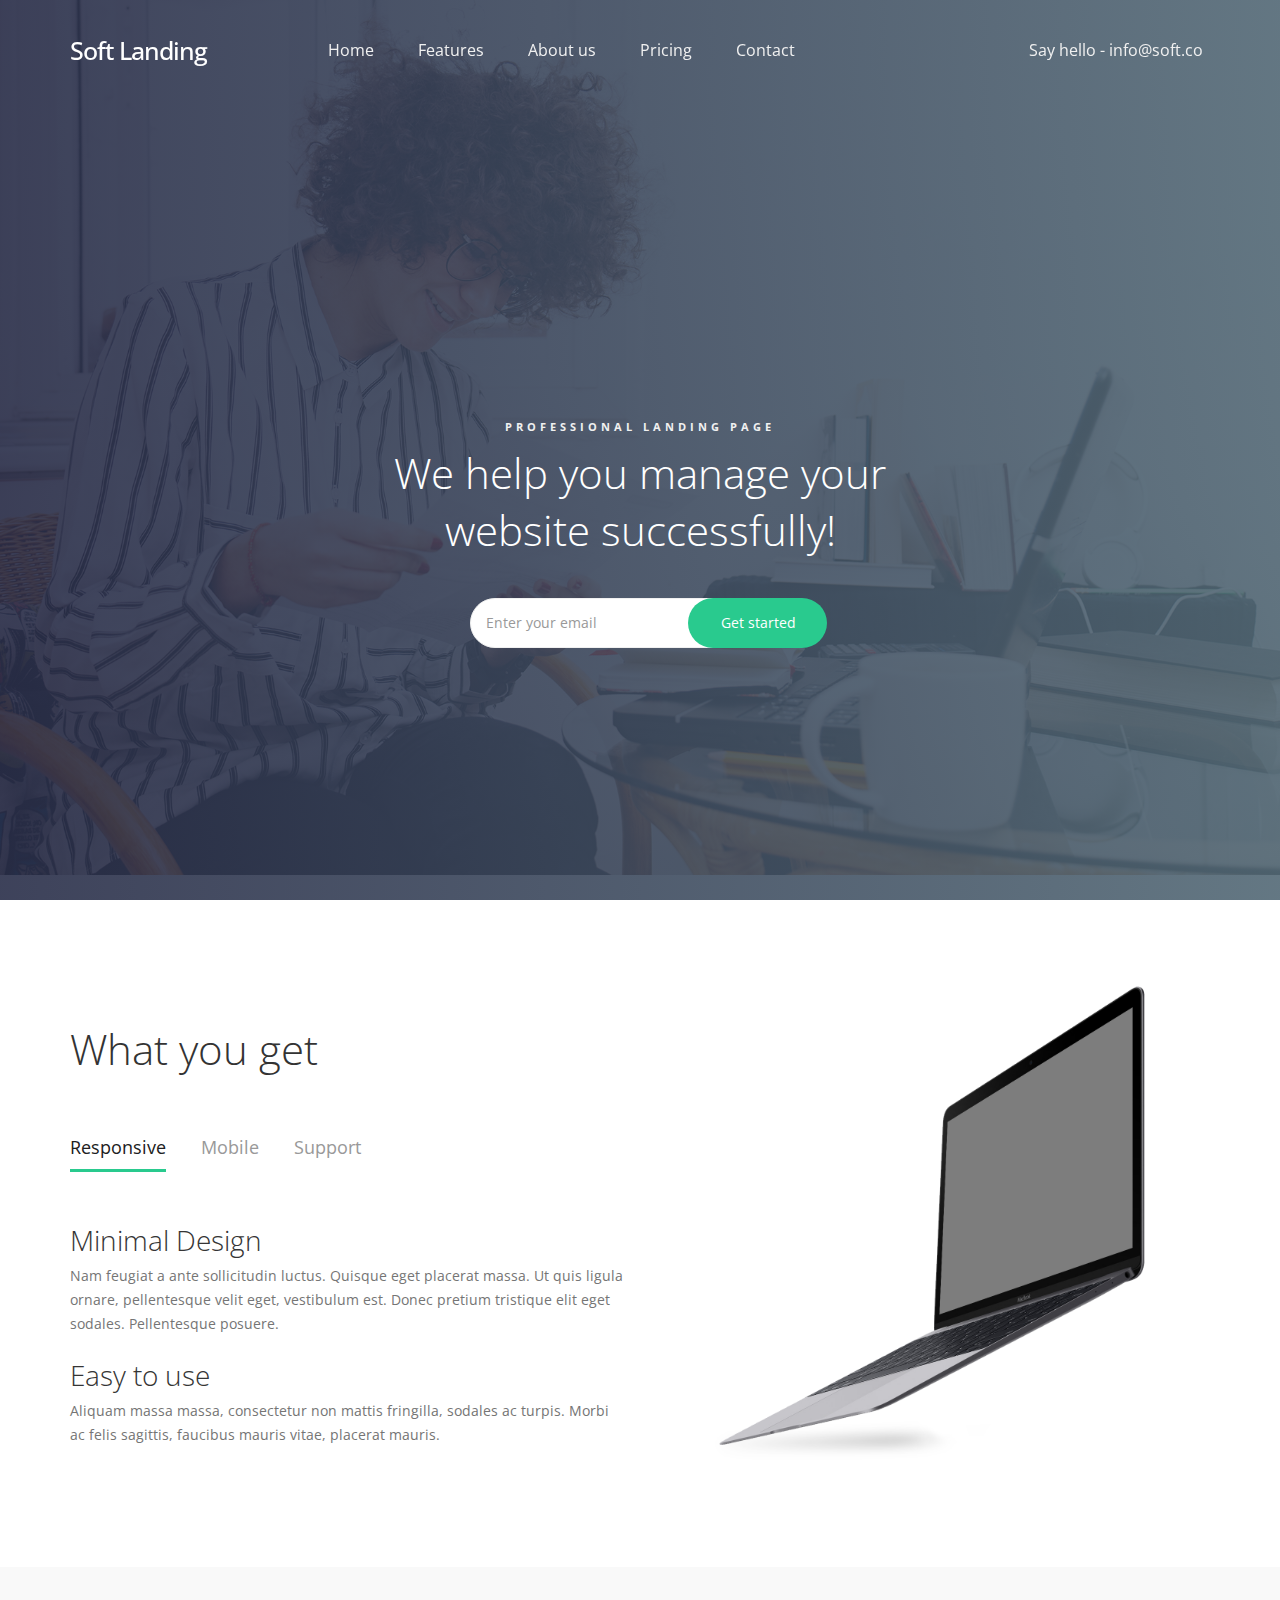
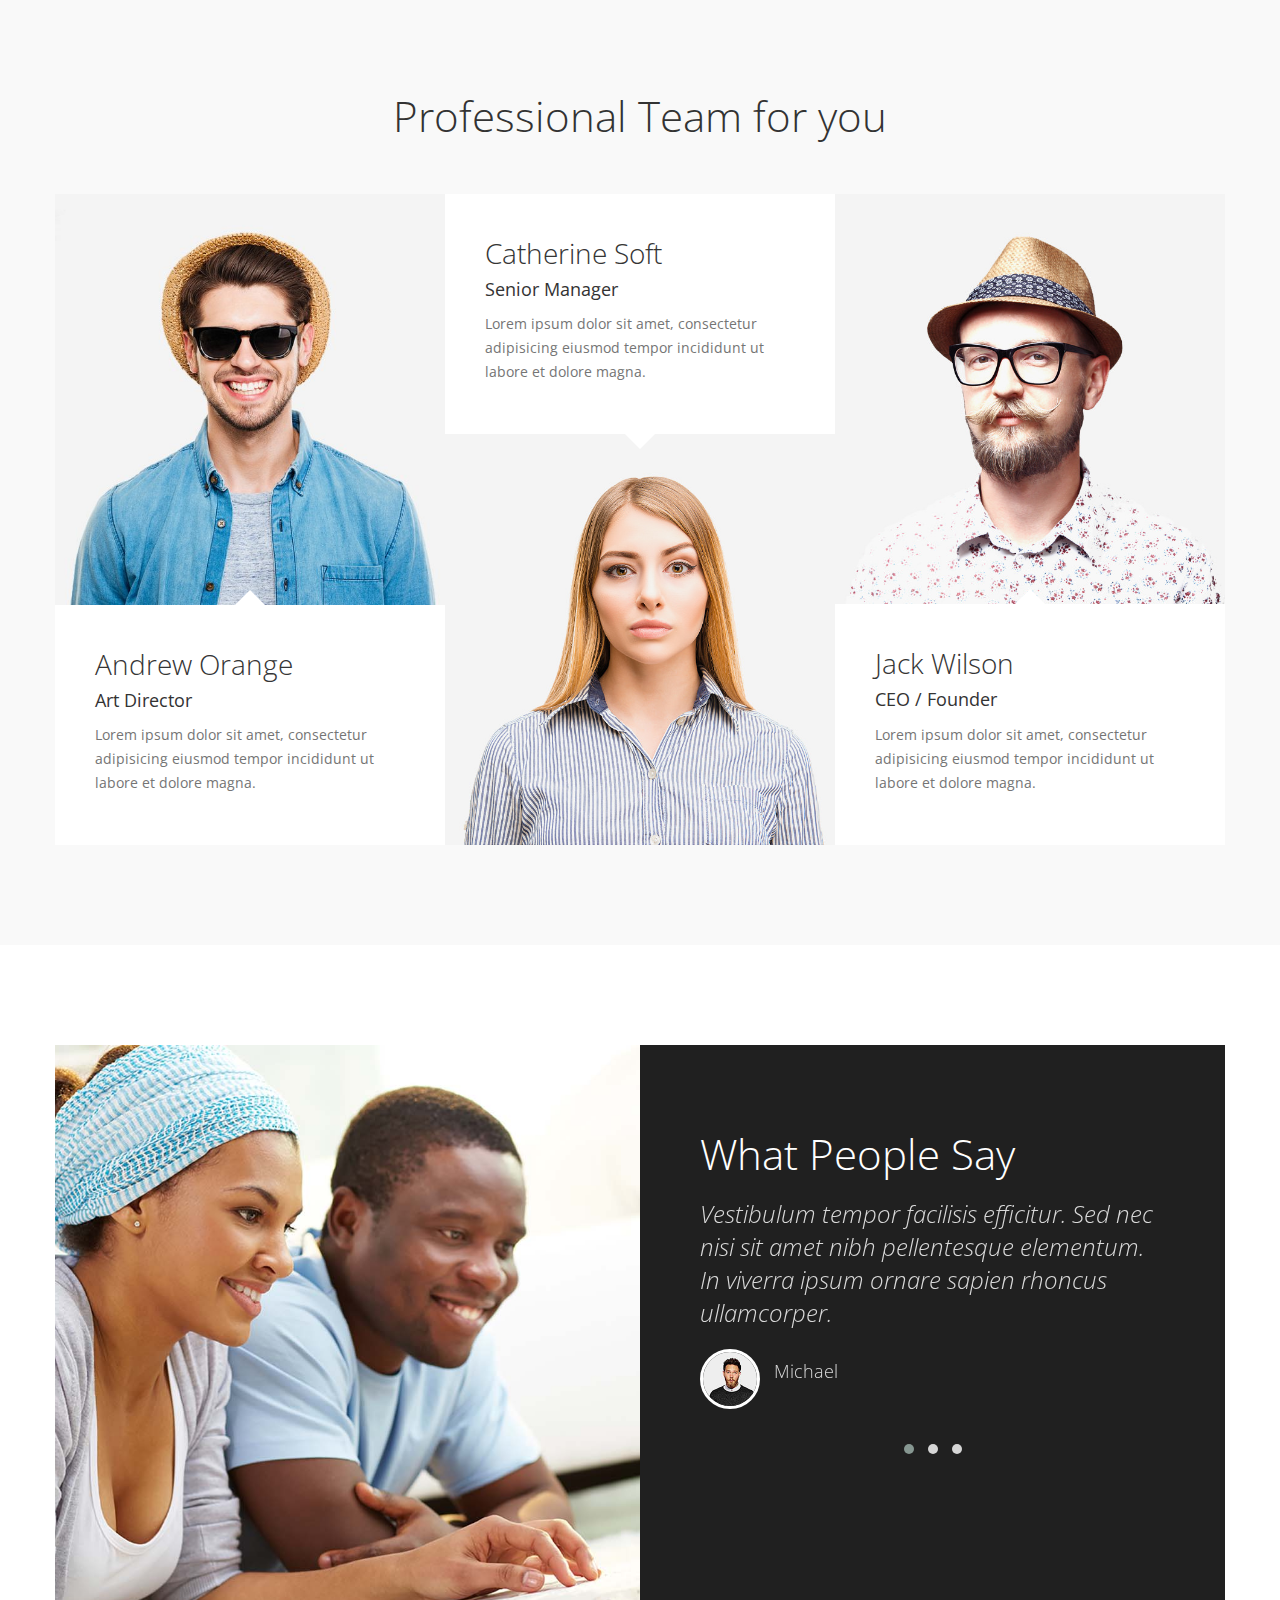
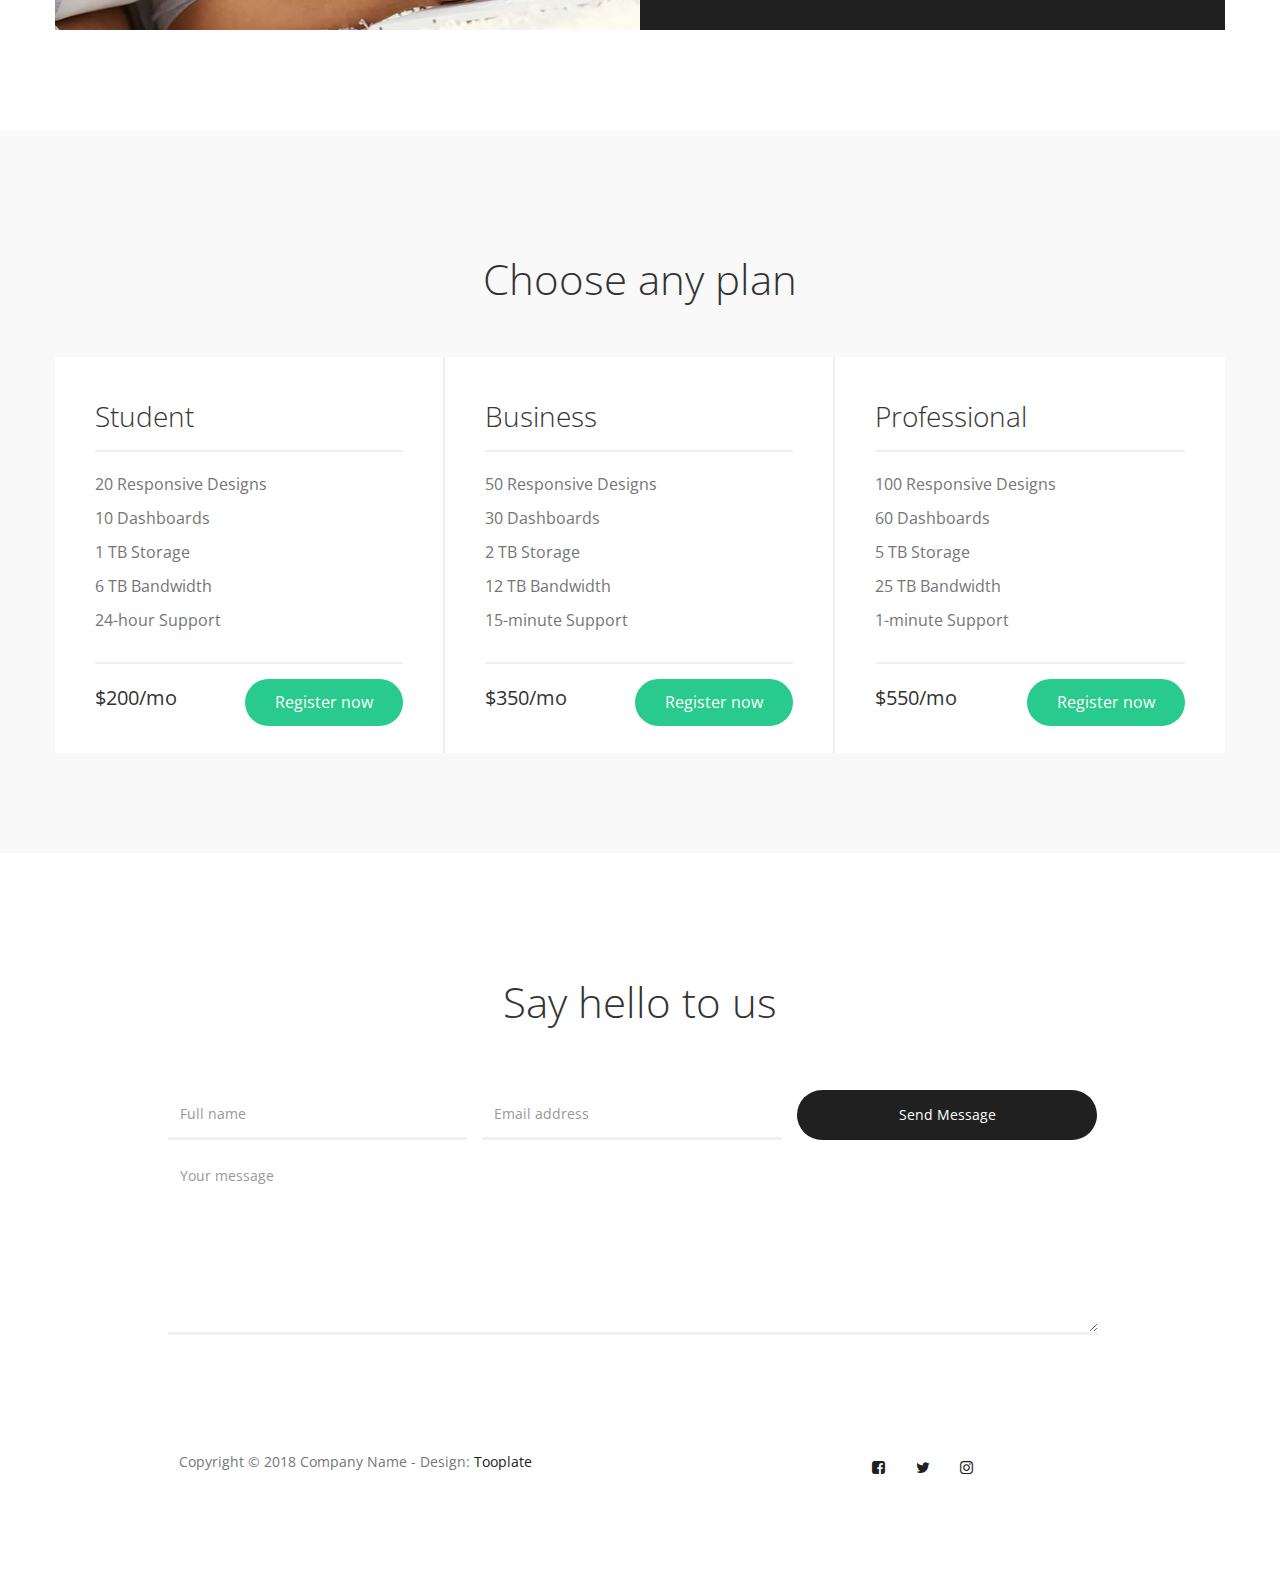
<file: index.html>
<!DOCTYPE html>
<html lang="en">
<head>

	<title>Soft Landing Page by Tooplate</title>
	<!--

    Template 2106 Soft Landing

	http://www.tooplate.com/view/2106-soft-landing

    -->
     <meta charset="UTF-8">
     <meta http-equiv="X-UA-Compatible" content="IE=Edge">
     <meta name="description" content="">
     <meta name="keywords" content="">
     <meta name="team" content="">
     <meta name="viewport" content="width=device-width, initial-scale=1, maximum-scale=1">

     <link rel="stylesheet" href="css/bootstrap.min.css">
     <link rel="stylesheet" href="css/owl.carousel.css">
     <link rel="stylesheet" href="css/owl.theme.default.min.css">
     <link rel="stylesheet" href="css/font-awesome.min.css">

     <!-- MAIN CSS -->
     <link rel="stylesheet" href="css/tooplate-style.css">

</head>
<body>

     <!-- PRE LOADER -->
     <section class="preloader">
          <div class="spinner">

               <span class="spinner-rotate"></span>
               
          </div>
     </section>


     <!-- MENU -->
     <section class="navbar custom-navbar navbar-fixed-top" role="navigation">
          <div class="container">

               <div class="navbar-header">
                    <button class="navbar-toggle" data-toggle="collapse" data-target=".navbar-collapse">
                         <span class="icon icon-bar"></span>
                         <span class="icon icon-bar"></span>
                         <span class="icon icon-bar"></span>
                    </button>

                    <!-- lOGO TEXT HERE -->
                    <a href="index.html" class="navbar-brand">Soft Landing</a>
               </div>

               <!-- MENU LINKS -->
               <div class="collapse navbar-collapse">
                    <ul class="nav navbar-nav">
                         <li><a href="#home" class="smoothScroll">Home</a></li>
                         <li><a href="#feature" class="smoothScroll">Features</a></li>
                         <li><a href="#about" class="smoothScroll">About us</a></li>
                         <li><a href="#pricing" class="smoothScroll">Pricing</a></li>
                         <li><a href="#contact" class="smoothScroll">Contact</a></li>
                    </ul>
                    <ul class="nav navbar-nav navbar-right">
                         <li><a href="#">Say hello - <span>info@soft.co</span></a></li>
                    </ul>
               </div>

          </div>
     </section>


     <!-- FEATURE -->
     <section id="home" data-stellar-background-ratio="0.5">
          <div class="overlay"></div>
          <div class="container">
               <div class="row">

                    <div class="col-md-offset-3 col-md-6 col-sm-12">
                         <div class="home-info">
                              <h3>professional landing page</h3>
                              <h1>We help you manage your website successfully!</h1>
                              <form action="" method="get" class="online-form">
                                   <input type="email" name="email" class="form-control" placeholder="Enter your email" required="">
                                   <button type="submit" class="form-control">Get started</button>
                              </form>
                         </div>
                    </div>

               </div>
          </div>
     </section>


     <!-- FEATURE -->
     <section id="feature" data-stellar-background-ratio="0.5">
          <div class="container">
               <div class="row">

                    <div class="col-md-12 col-sm-12">
                         <div class="section-title">
                              <h1>What you get</h1>
                         </div>
                    </div>

                    <div class="col-md-6 col-sm-6">
                         <ul class="nav nav-tabs" role="tablist">
                              <li class="active"><a href="#tab01" aria-controls="tab01" role="tab" data-toggle="tab">Responsive</a></li>

                              <li><a href="#tab02" aria-controls="tab02" role="tab" data-toggle="tab">Mobile</a></li>

                              <li><a href="#tab03" aria-controls="tab03" role="tab" data-toggle="tab">Support</a></li>
                         </ul>

                         <div class="tab-content">
                              <div class="tab-pane active" id="tab01" role="tabpanel">
                                   <div class="tab-pane-item">
                                        <h2>Minimal Design</h2>
                                        <p>Nam feugiat a ante sollicitudin luctus. Quisque eget placerat massa. Ut quis ligula ornare, pellentesque velit eget, vestibulum est. Donec pretium tristique elit eget sodales. Pellentesque posuere.</p>
                                   </div>
                                   <div class="tab-pane-item">
                                        <h2>Easy to use</h2>
                                        <p>Aliquam massa massa, consectetur non mattis fringilla, sodales ac turpis. Morbi ac felis sagittis, faucibus mauris vitae, placerat mauris.</p>
                                   </div>
                              </div>


                              <div class="tab-pane" id="tab02" role="tabpanel">
                                   <div class="tab-pane-item">
                                        <h2>Compatible Browsers</h2>
                                        <p>Nam maximus elit a metus luctus, a faucibus magna mattis. Ut malesuada viverra iaculis. Nunc euismod sit amet neque a tincidunt.</p>
                                   </div>
                                   <div class="tab-pane-item">
                                        <h2>User Friendly</h2>
                                        <p>Maecenas maximus velit lorem, quis pharetra turpis fringilla id. Vestibulum tempor facilisis efficitur. Sed nec nisi sit amet nibh pellentesque elementum.</p>
                                   </div>
                                   <div class="tab-pane-item">
                                        <h2>HTML5 & CSS3</h2>
                                        <p>In viverra ipsum ornare sapien rhoncus ullamcorper. Vivamus vitae risus ac mi vehicula sagittis. Nulla dictum magna sit amet pharetra aliquam.</p>
                                   </div>
                              </div>

                              <div class="tab-pane" id="tab03" role="tabpanel">
                                   <div class="tab-pane-item">
                                        <h2>Quick Support</h2>
                                        <p>Mauris rutrum est at fringilla pulvinar. Nam ligula urna, lobortis non scelerisque vel, molestie eu massa. Nullam mattis elit at tortor accumsan.</p>
                                   </div>
                                   <div class="tab-pane-item">
                                        <h2>Managed Stuffs</h2>
                                        <p>Quisque ullamcorper sem quis sapien cursus efficitur. Sed id sodales ipsum. Morbi eleifend tempus erat sit amet vehicula. Nulla at posuere tellus, non mattis erat. Nulla id massa gravida.</p>
                                   </div>
                              </div>
                         </div>

                    </div>

                    <div class="col-md-6 col-sm-6">
                         <div class="feature-image">
                              <img src="images/feature-mockup.png" class="img-responsive" alt="Thin Laptop">                             
                         </div>
                    </div>

               </div>
          </div>
     </section>


     <!-- ABOUT -->
     <section id="about" data-stellar-background-ratio="0.5">
          <div class="container">
               <div class="row">

                    <div class="col-md-offset-3 col-md-6 col-sm-12">
                         <div class="section-title">
                              <h1>Professional Team for you</h1>
                         </div>
                    </div>

                    <div class="col-md-4 col-sm-4">
                         <div class="team-thumb">
                              <img src="images/team-image1.jpg" class="img-responsive" alt="Andrew Orange">
                              <div class="team-info team-thumb-up">
                                   <h2>Andrew Orange</h2>
                                   <small>Art Director</small>
                                   <p>Lorem ipsum dolor sit amet, consectetur adipisicing eiusmod tempor incididunt ut labore et dolore magna.</p>
                              </div>
                         </div>
                    </div>

                    <div class="col-md-4 col-sm-4">
                         <div class="team-thumb">
                              <div class="team-info team-thumb-down">
                                   <h2>Catherine Soft</h2>
                                   <small>Senior Manager</small>
                                   <p>Lorem ipsum dolor sit amet, consectetur adipisicing eiusmod tempor incididunt ut labore et dolore magna.</p>
                              </div>
                              <img src="images/team-image2.jpg" class="img-responsive" alt="Catherine Soft">
                         </div>
                    </div>

                    <div class="col-md-4 col-sm-4">
                         <div class="team-thumb">
                              <img src="images/team-image3.jpg" class="img-responsive" alt="Jack Wilson">
                              <div class="team-info team-thumb-up">
                                   <h2>Jack Wilson</h2>
                                   <small>CEO / Founder</small>
                                   <p>Lorem ipsum dolor sit amet, consectetur adipisicing eiusmod tempor incididunt ut labore et dolore magna.</p>
                              </div>
                         </div>
                    </div>
                    
               </div>
          </div>
     </section>


     <!-- TESTIMONIAL -->
     <section id="testimonial" data-stellar-background-ratio="0.5">
          <div class="container">
               <div class="row">

                    <div class="col-md-6 col-sm-12">
                         <div class="testimonial-image"></div>
                    </div>

                    <div class="col-md-6 col-sm-12">
                         <div class="testimonial-info">
                              
                              <div class="section-title">
                                   <h1>What People Say</h1>
                              </div>

                              <div class="owl-carousel owl-theme">
                                   <div class="item">
                                        <h3>Vestibulum tempor facilisis efficitur. Sed nec nisi sit amet nibh pellentesque elementum. In viverra ipsum ornare sapien rhoncus ullamcorper.</h3>
                                        <div class="testimonial-item">
                                             <img src="images/tst-image1.jpg" class="img-responsive" alt="Michael">
                                             <h4>Michael</h4>
                                        </div>
                                   </div>

                                   <div class="item">
                                        <h3>Donec pretium tristique elit eget sodales. Pellentesque posuere, nunc id interdum venenatis, leo odio cursus sapien, ac malesuada nisl libero eget urna.</h3>
                                        <div class="testimonial-item">
                                             <img src="images/tst-image2.jpg" class="img-responsive" alt="Sofia">
                                             <h4>Sofia</h4>
                                        </div>
                                   </div>

                                   <div class="item">
                                        <h3>Lorem ipsum dolor sit amet, consectetur adipisicing eiusmod tempor incididunt ut labore et dolore magna.</h3>
                                        <div class="testimonial-item">
                                             <img src="images/tst-image3.jpg" class="img-responsive" alt="Monica">
                                             <h4>Monica</h4>
                                        </div>
                                   </div>
                              </div>

                         </div>
                    </div>
                    
               </div>
          </div>
     </section>


     <!-- PRICING -->
     <section id="pricing" data-stellar-background-ratio="0.5">
          <div class="container">
               <div class="row">

                    <div class="col-md-12 col-sm-12">
                         <div class="section-title">
                              <h1>Choose any plan</h1>
                         </div>
                    </div>

                    <div class="col-md-4 col-sm-6">
                         <div class="pricing-thumb">
                             <div class="pricing-title">
                                  <h2>Student</h2>
                             </div>
                             <div class="pricing-info">
                                   <p>20 Responsive Designs</p>
                                   <p>10 Dashboards</p>
                                   <p>1 TB Storage</p>
                                   <p>6 TB Bandwidth</p>
                                   <p>24-hour Support</p>
                             </div>
                             <div class="pricing-bottom">
                                   <span class="pricing-dollar">$200/mo</span>
                                   <a href="#" class="section-btn pricing-btn">Register now</a>
                             </div>
                         </div>
                    </div>

                    <div class="col-md-4 col-sm-6">
                         <div class="pricing-thumb">
                             <div class="pricing-title">
                                  <h2>Business</h2>
                             </div>
                             <div class="pricing-info">
                                   <p>50 Responsive Designs</p>
                                   <p>30 Dashboards</p>
                                   <p>2 TB Storage</p>
                                   <p>12 TB Bandwidth</p>
                                   <p>15-minute Support</p>
                             </div>
                             <div class="pricing-bottom">
                                   <span class="pricing-dollar">$350/mo</span>
                                   <a href="#" class="section-btn pricing-btn">Register now</a>
                             </div>
                         </div>
                    </div>

                    <div class="col-md-4 col-sm-6">
                         <div class="pricing-thumb">
                             <div class="pricing-title">
                                  <h2>Professional</h2>
                             </div>
                             <div class="pricing-info">
                                   <p>100 Responsive Designs</p>
                                   <p>60 Dashboards</p>
                                   <p>5 TB Storage</p>
                                   <p>25 TB Bandwidth</p>
                                   <p>1-minute Support</p>
                             </div>
                             <div class="pricing-bottom">
                                   <span class="pricing-dollar">$550/mo</span>
                                   <a href="#" class="section-btn pricing-btn">Register now</a>
                             </div>
                         </div>
                    </div>
                    
               </div>
          </div>
     </section>   


     <!-- CONTACT -->
     <section id="contact" data-stellar-background-ratio="0.5">
          <div class="container">
               <div class="row">

                    <div class="col-md-offset-1 col-md-10 col-sm-12">
                         <form id="contact-form" role="form" action="" method="post">
                              <div class="section-title">
                                   <h1>Say hello to us</h1>
                              </div>

                              <div class="col-md-4 col-sm-4">
                                   <input type="text" class="form-control" placeholder="Full name" name="name" required="">
                              </div>
                              <div class="col-md-4 col-sm-4">
                                   <input type="email" class="form-control" placeholder="Email address" name="email" required="">
                              </div>
                              <div class="col-md-4 col-sm-4">
                                   <input type="submit" class="form-control" name="send message" value="Send Message">
                              </div>
                              <div class="col-md-12 col-sm-12">
                                   <textarea class="form-control" rows="8" placeholder="Your message" name="message" required=""></textarea>
                              </div>
                         </form>
                    </div>

               </div>
          </div>
     </section>       


     <!-- FOOTER -->
     <footer id="footer" data-stellar-background-ratio="0.5">
          <div class="container">
               <div class="row">

                    <div class="copyright-text col-md-12 col-sm-12">
                         <div class="col-md-6 col-sm-6">
                              <p>Copyright &copy; 2018 Company Name - Design:
                				<a rel="nofollow" href="http://tooplate.com">Tooplate</a></p>
                         </div>

                         <div class="col-md-6 col-sm-6">
                              <ul class="social-icon">
                                   <li><a href="#" class="fa fa-facebook-square" attr="facebook icon"></a></li>
                                   <li><a href="#" class="fa fa-twitter"></a></li>
                                   <li><a href="#" class="fa fa-instagram"></a></li>
                              </ul>
                         </div>
                    </div>

               </div>
          </div>
     </footer>


     <!-- SCRIPTS -->
     <script src="js/jquery.js"></script>
     <script src="js/bootstrap.min.js"></script>
     <script src="js/jquery.stellar.min.js"></script>
     <script src="js/owl.carousel.min.js"></script>
     <script src="js/smoothscroll.js"></script>
     <script src="js/custom.js"></script>

</body>
</html>
</file>
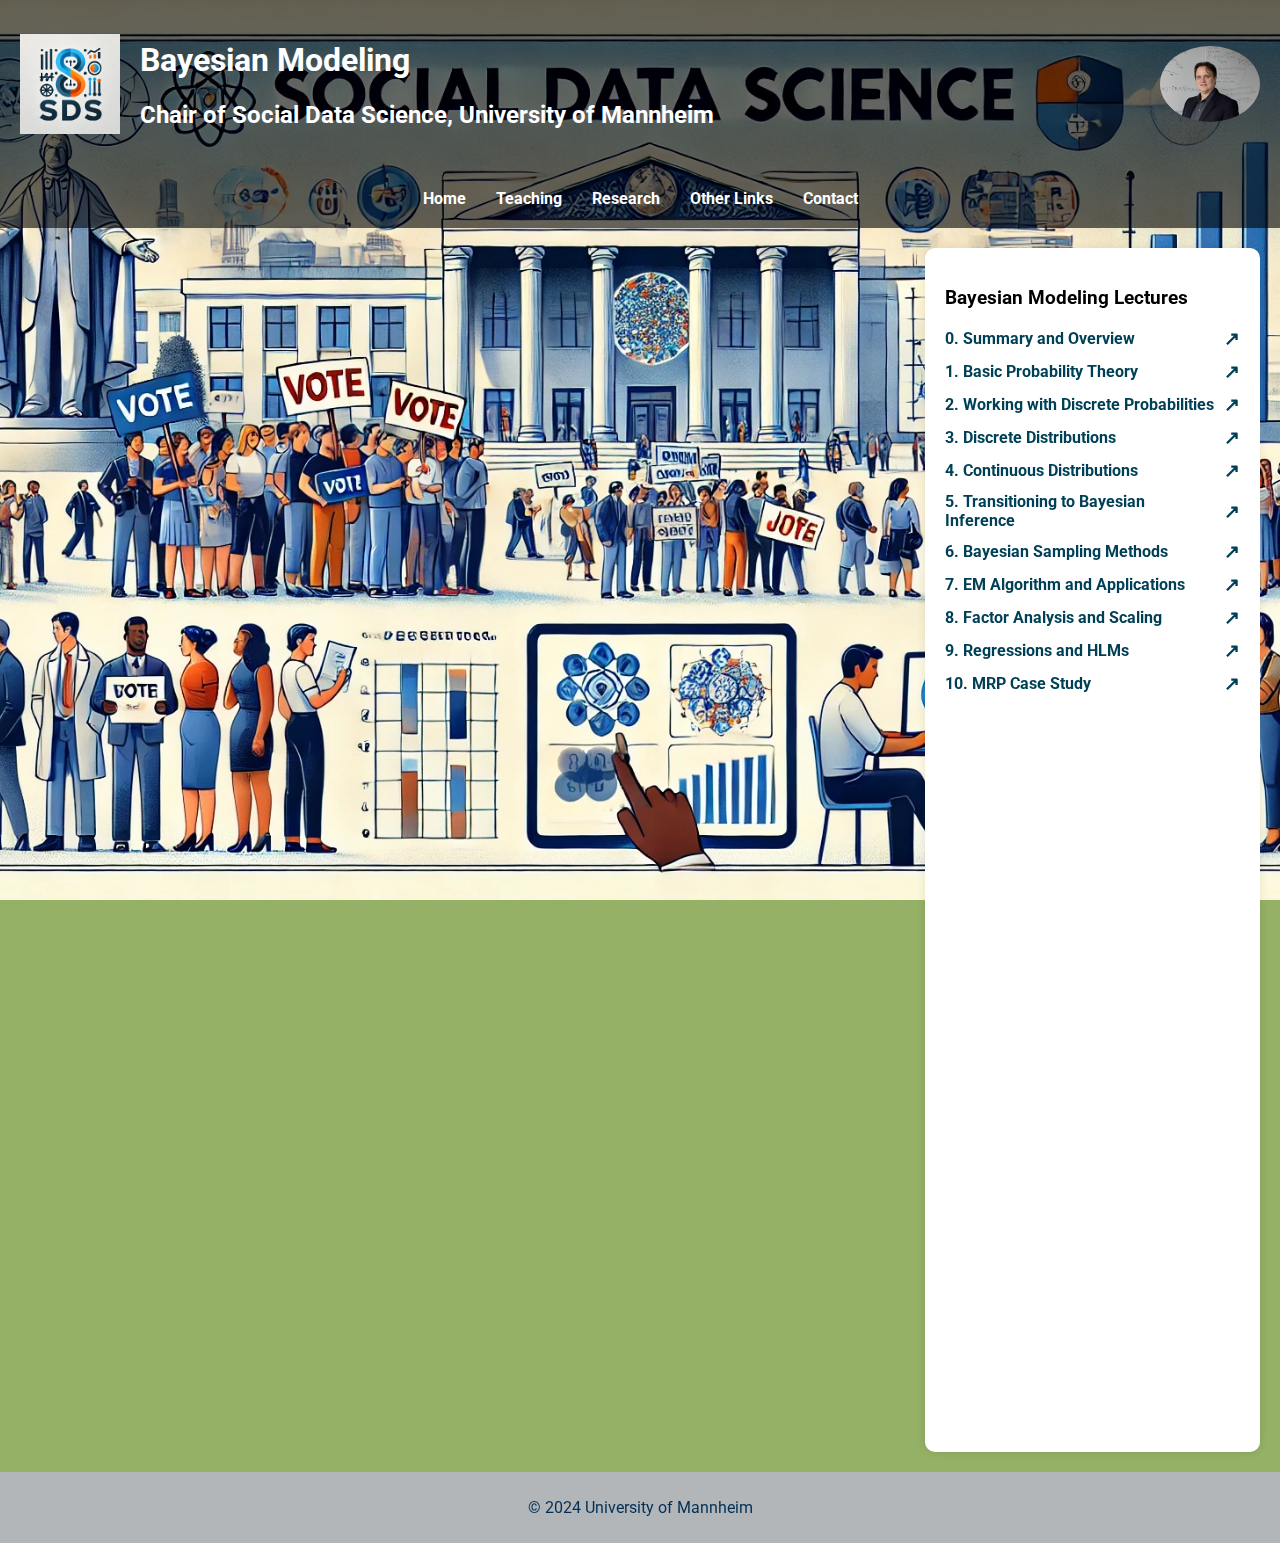
<file: bayesian_modeling.html>
<!DOCTYPE html>
<html lang="en">
<head>
    <meta charset="UTF-8">
    <meta name="viewport" content="width=device-width, initial-scale=1.0">
    <title>Bayesian Modeling - Chair of Social Data Science, University of Mannheim</title>
    <link href="https://fonts.googleapis.com/css2?family=Roboto:wght@400;700&display=swap" rel="stylesheet">
    <link rel="stylesheet" href="css/styles.css">
    <script defer src="js/script.js"></script>
    <script>
        function changeIframeSource(src) {
            document.getElementById('slides-frame').src = src;
        }
    </script>
</head>
<body>
    <div class="container">
        <header class="banner">
            <div class="header-content">
                <img src="mannheimseal.jpeg" alt="Mannheim Seal" class="logo">
                <div class="title">
                    <h1>Bayesian Modeling</h1>
                    <h2>Chair of Social Data Science, University of Mannheim</h2>
                </div>
                <img src="ratkovic.png" alt="Prof. Dr. Marc Ratkovic" class="profile-pic">
            </div>
            <nav>
                <ul>
                    <li><a href="index.html">Home</a></li>
                    <li><a href="teaching.html">Teaching</a></li>
                    <li><a href="#">Research</a></li>
                    <li><a href="#">Other Links</a></li>
                    <li><a href="contact.html">Contact</a></li>
                </ul>
            </nav>
        </header>
        <main class="main-content">
            <div class="content">
                <div class="left-frame">
                    <iframe id="slides-frame" src="https://docs.google.com/presentation/d/e/2PACX-1vQxt6j-lFLSzdwF_VmZgmNRqgKGfKrd3HyGB_t8HoOPc9OEb82km7nLEJrFyNKp7q5TY-lJX1RVPSrP/embed?start=false&loop=false&delayms=3000" frameborder="0" width="100%" height="600px" allowfullscreen="true" mozallowfullscreen="true" webkitallowfullscreen="true"></iframe>
                </div>
                <div class="right-frame">
                    <h3>Bayesian Modeling Lectures</h3>
                    <ul>
                        <li>
                            <a href="#" onclick="changeIframeSource('https://docs.google.com/presentation/d/e/2PACX-1vQxt6j-lFLSzdwF_VmZgmNRqgKGfKrd3HyGB_t8HoOPc9OEb82km7nLEJrFyNKp7q5TY-lJX1RVPSrP/embed?start=false&loop=false&delayms=3000')">0. Summary and Overview</a>
                            <a href="https://docs.google.com/presentation/d/156clG0TflqwtIMnXAB1epT8XQG8GJMPMZeOq-nl2SyQ/edit?usp=sharing" target="_blank" class="popout">↗</a>
                        </li>
                        <li>
                            <a href="#" onclick="changeIframeSource('https://docs.google.com/presentation/d/e/2PACX-1vTAu0q8wEw7Pc1YQlPEGO8qDT3rWftcFrLfuzcj5NPT9g8YEVqMm8bgNjEb2ttS2lKQZQWVt-pBd0SW/embed?start=false&loop=false&delayms=3000')">1. Basic Probability Theory</a>
                            <a href="https://docs.google.com/presentation/d/1XDrA1fLcWHnnDrLo-JZHvobCrY5pTmEmzpVXzzdHbOA/edit?usp=sharing" target="_blank" class="popout">↗</a>
                        </li>
                        <li>
                            <a href="#" onclick="changeIframeSource('https://docs.google.com/presentation/d/e/2PACX-1vQ6DUdnc3HbQqZEx9Qoc8HD_HdkIjiJ3fSNJVHzdZ_ioMy2FSiL8-ct3Sg5UJNFI3nYMPruWjHxN7Ch/embed?start=false&loop=false&delayms=3000')">2. Working with Discrete Probabilities</a>
                            <a href="https://docs.google.com/presentation/d/1s-Ld8DsH1I7ASlFhmwlR8QfN7JhNHO6ibCy2BiKojmo/edit?usp=sharing" target="_blank" class="popout">↗</a>
                        </li>
                        <li>
                            <a href="#" onclick="changeIframeSource('https://docs.google.com/presentation/d/e/2PACX-1vRUU0gHiyTg8SiRIv4ZxOkr4lTCmtcSwGQxfdj6qleShAbVac8K_r9cjYlCQNm_6JoA3ZBw7Jh1V2SJ/embed?start=false&loop=false&delayms=3000')">3. Discrete Distributions</a>
                            <a href="https://docs.google.com/presentation/d/1N_k2toGi_SRmjfbvD02sMpeUhkXgBBLBoTWbBg7BaWI/edit?usp=sharing" target="_blank" class="popout">↗</a>
                        </li>
                        <li>
                            <a href="#" onclick="changeIframeSource('https://docs.google.com/presentation/d/e/2PACX-1vTcj62FG16lg6iHsEdQHP-5sks0dkAhe_doYGr25i79smHldOT_v4SSauWBy7xMtua5nnko-u4D3Zn3/embed?start=false&loop=false&delayms=3000')">4. Continuous Distributions</a>
                            <a href="https://docs.google.com/presentation/d/1vYVLSZDREs0VCsK8YO4iQK4ayh7s3K82a-Nk84k3g1Y/edit?usp=sharing" target="_blank" class="popout">↗</a>
                        </li>
                        <li>
                            <a href="#" onclick="changeIframeSource('https://docs.google.com/presentation/d/e/2PACX-1vRHgq8CjlkLDqOKu9FONHcdfiFeEwfEjpElIxFw3zYh25klFusVvKVaEg7WqTZ0jy9L0cJyp6K__ZHU/embed?start=false&loop=false&delayms=3000')">5. Transitioning to Bayesian Inference</a>
                            <a href="https://docs.google.com/presentation/d/1mfxSap88EJOFW1DRlXD_96dTu0xxESkePAV9T1WUkPQ/edit?usp=sharing" target="_blank" class="popout">↗</a>
                        </li>
                        <li>
                            <a href="#" onclick="changeIframeSource('https://docs.google.com/presentation/d/e/2PACX-1vQ5rCtBrMDDt_IFOQonKc5ummg0E_xuykQWADBAHiaAf5ha38rFWQJ_Q-wtTMYIXsLFuOyx5YsPsAZE/embed?start=false&loop=false&delayms=3000')">6. Bayesian Sampling Methods</a>
                            <a href="https://docs.google.com/presentation/d/13DoHYbcnTeop1bKM7l40p5jsUiw1xd9Y71cXE9fD3VY/edit?usp=sharing" target="_blank" class="popout">↗</a>
                        </li>
                        <li>
                            <a href="#" onclick="changeIframeSource('https://docs.google.com/presentation/d/e/2PACX-1vRHeSNxAsrEIbhyR6-P9sjr2agPTxdc5_GQiN2bF-KX71bd0aJA4tMXWrNpXOHaZX85GqXO830BPLkV/embed?start=false&loop=false&delayms=3000')">7. EM Algorithm and Applications</a>
                            <a href="https://docs.google.com/presentation/d/1PBs-I3EjW4SjI_5Riibuyps2kuiD7c9wFgTzrIKewW0/edit?usp=sharing" target="_blank" class="popout">↗</a>
                        </li>
                        <li>
                            <a href="#" onclick="changeIframeSource('https://docs.google.com/presentation/d/e/2PACX-1vQVR3Nm_rR96bOsP96MqQ3RSNmE8xhTMBqL0wLSzwccrA2-r-SGIxlUk9i1Y1FNf6zqcx48Pv5Plgho/embed?start=false&loop=false&delayms=3000')">8. Factor Analysis and Scaling</a>
                            <a href="https://docs.google.com/presentation/d/1uH4BljTPRdo-uHtmf31N1UrcNz7PtitwYfRAcSa6nwI/edit?usp=sharing" target="_blank" class="popout">↗</a>
                        </li>
                        <li>
                            <a href="#" onclick="changeIframeSource('https://docs.google.com/presentation/d/e/2PACX-1vQVzLZ7TvDKgeVRnxaAZN6tX28Ofx3hZ6XYzx7xEI4Bn3dC8z91wcyBxn1WOAA5PQsBHtglOi92FcrS/embed?start=false&loop=false&delayms=3000')">9. Regressions and HLMs</a>
                            <a href="https://docs.google.com/presentation/d/1kqimClmH6RnBEvEUMrPHXv6HwoK_7inxfWDTa3Ec7A4/edit?usp=sharing" target="_blank" class="popout">↗</a>
                        </li>
                        <li>
                            <a href="#" onclick="changeIframeSource('https://docs.google.com/presentation/d/e/2PACX-1vRi7hIq7UuQSjsExSO9PPp4iqKYAFmWc7ej1YaUJDK9Jhg9uMgceJgzn9eX7ChJ2bUQD12-cynB8KMR/embed?start=false&loop=false&delayms=3000')">10. MRP Case Study</a>
                            <a href="https://docs.google.com/presentation/d/1t7vxEeyjb9a4dzrviHg_bE1wLDAylr7-3m9cro8rtUo/edit?usp=sharing" target="_blank" class="popout">↗</a>
                        </li>
                    </ul>
                </div>
            </div>
        </main>
    </div>
    <footer>
        <p>&copy; 2024 University of Mannheim</p>
    </footer>
</body>
</html>
</file>
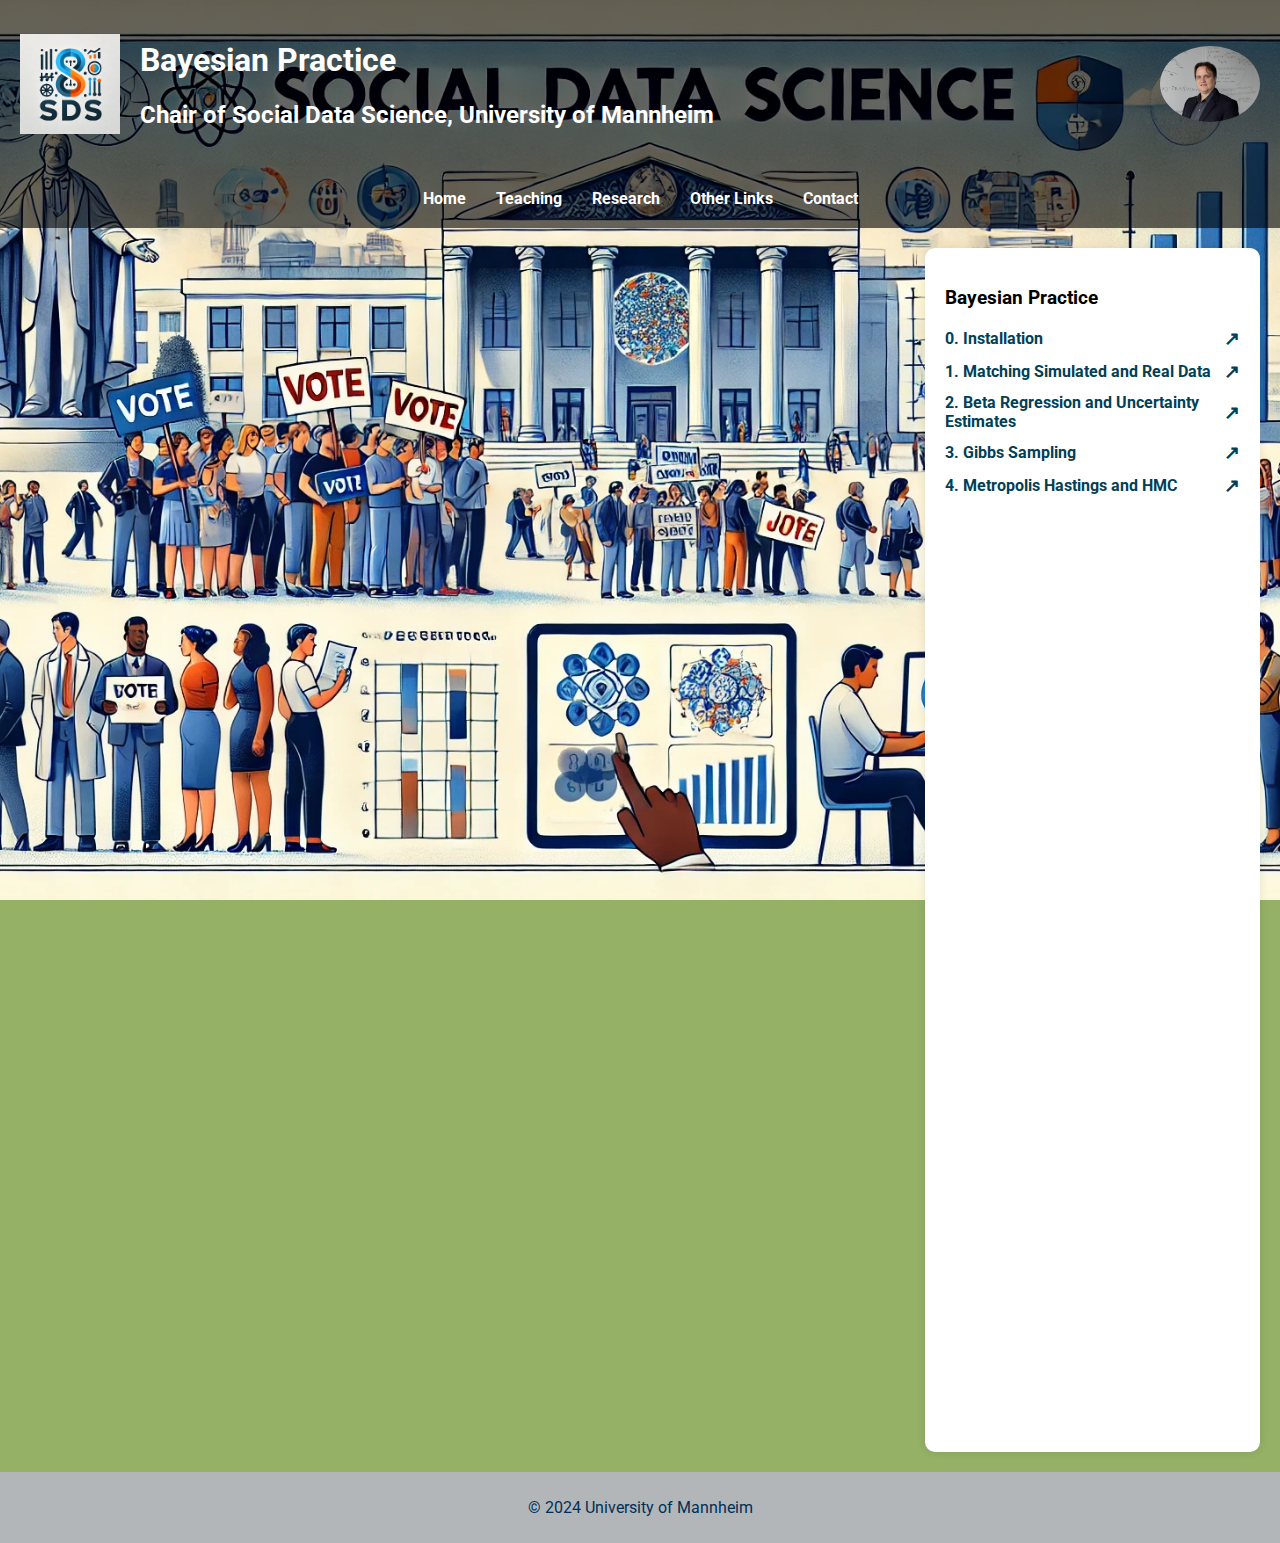
<file: bayesian_practice.html>
<!DOCTYPE html>
<html lang="en">
<head>
    <meta charset="UTF-8">
    <meta name="viewport" content="width=device-width, initial-scale=1.0">
    <title>Bayesian Practice - Chair of Social Data Science, University of Mannheim</title>
    <link href="https://fonts.googleapis.com/css2?family=Roboto:wght@400;700&display=swap" rel="stylesheet">
    <link rel="stylesheet" href="css/styles.css">
    <script defer src="js/script.js"></script>
    <script>
        function changeIframeSource(src) {
            document.getElementById("slides-frame").src = src;
        }
    </script>
</head>
<body>
    <div class="container">
        <header class="banner">
            <div class="header-content">
                <img src="mannheimseal.jpeg" alt="Mannheim Seal" class="logo">
                <div class="title">
                    <h1>Bayesian Practice</h1>
                    <h2>Chair of Social Data Science, University of Mannheim</h2>
                </div>
                <img src="ratkovic.png" alt="Prof. Dr. Marc Ratkovic" class="profile-pic">
            </div>
            <nav>
                <ul>
                    <li><a href="index.html">Home</a></li>
                    <li><a href="teaching.html">Teaching</a></li>
                    <li><a href="#">Research</a></li>
                    <li><a href="#">Other Links</a></li>
                    <li><a href="contact.html">Contact</a></li>
                </ul>
            </nav>
        </header>
        <main class="main-content">
            <div class="content">
                <div class="left-frame">
                    <iframe id="slides-frame" src="" frameborder="0" width="100%" height="600px" allowfullscreen="true" mozallowfullscreen="true" webkitallowfullscreen="true"></iframe>
                </div>
                <div class="right-frame">
                    <h3>Bayesian Practice</h3>
                    <ul>
                        <li>
                            <a href="#" onclick="changeIframeSource('https://docs.google.com/presentation/d/e/2PACX-1vS5OvZCuQVc_nNlyzz0QpOJHIdNwdTWOy_UY-5XLaWy6xrH6mjGQvoxkbfaSVWVBu_V_KoJuRf04OHS/embed?start=false&loop=false&delayms=3000')">0. Installation</a>
                            <a href="https://docs.google.com/presentation/d/1eXpaLlV0Q6NXY95350mBJVO6WXjGnyo9g94Or16PVaU/edit?usp=sharing" target="_blank" class="popout">↗</a>
                        </li>
                        <li>
                            <a href="#" onclick="changeIframeSource('https://docs.google.com/presentation/d/e/2PACX-1vSHXpea05ngeYjFJkDCKoU79Uof8mEP7mWY-fcR1dTg2Ld6qHFPxpJwnRfYQeNyjODQWEw1npro9AFT/embed?start=false&loop=false&delayms=3000')">1. Matching Simulated and Real Data</a>
                            <a href="https://docs.google.com/presentation/d/1tWicVrWzqE_IsGewI_MSIC9_C2aGgdnu0eq6N6kbjFs/edit?usp=sharing" target="_blank" class="popout">↗</a>
                        </li>
                        <li>
                            <a href="#" onclick="changeIframeSource('https://docs.google.com/presentation/d/e/2PACX-1vQ9Xe-tqUwzEi1kothcZCbzqvB6eRYAGY_ikgH9ML4_TpU5UgUDSn7nFIl3U0V41su8qR0Kbar4nKLA/embed?start=false&loop=false&delayms=3000')">2. Beta Regression and Uncertainty Estimates</a>
                            <a href="https://docs.google.com/presentation/d/1XO8rm4ejRZb3PUzdsjaqA8n1KRb3jwGx9fO7nzQCjh8/edit?usp=sharing" target="_blank" class="popout">↗</a>
                        </li>
                        <li>
                            <a href="#" onclick="changeIframeSource('https://docs.google.com/presentation/d/e/2PACX-1vTaJ1kLPCQ_QsIxRqacMRURl5nycS1wttXcUPUKNf-l3nALdCf7cy1wD_nVbDAKy41sXLc2hVuy3jDe/embed?start=false&loop=false&delayms=3000')">3. Gibbs Sampling</a>
                            <a href="https://docs.google.com/presentation/d/1EEKm71yqrYKfeZsBWUBUdz1sxslM1FrSBNenouH1rrE/edit?usp=sharing" target="_blank" class="popout">↗</a>
                        </li>
                        <li>
                            <a href="#" onclick="changeIframeSource('https://docs.google.com/presentation/d/e/2PACX-1vS5gG2Ejldv83ucwKh995xv8wYJnc-MOXfb-WdRm_WpcaGM_lkYYhcYrMsYEKhVNBD8xOwNZ_GHyPaq/embed?start=false&loop=false&delayms=3000')">4. Metropolis Hastings and HMC</a>
                            <a href="https://docs.google.com/presentation/d/1PW3y2CsguDkMAsmUSI6953dnr4DqU1WmGrqfdH_u8h0/edit?usp=sharing" target="_blank" class="popout">↗</a>
                        </li>
                    </ul>
                </div>
            </div>
        </main>
    </div>
    <footer>
        <p>&copy; 2024 University of Mannheim</p>
    </footer>
</body>
</html>
</file>
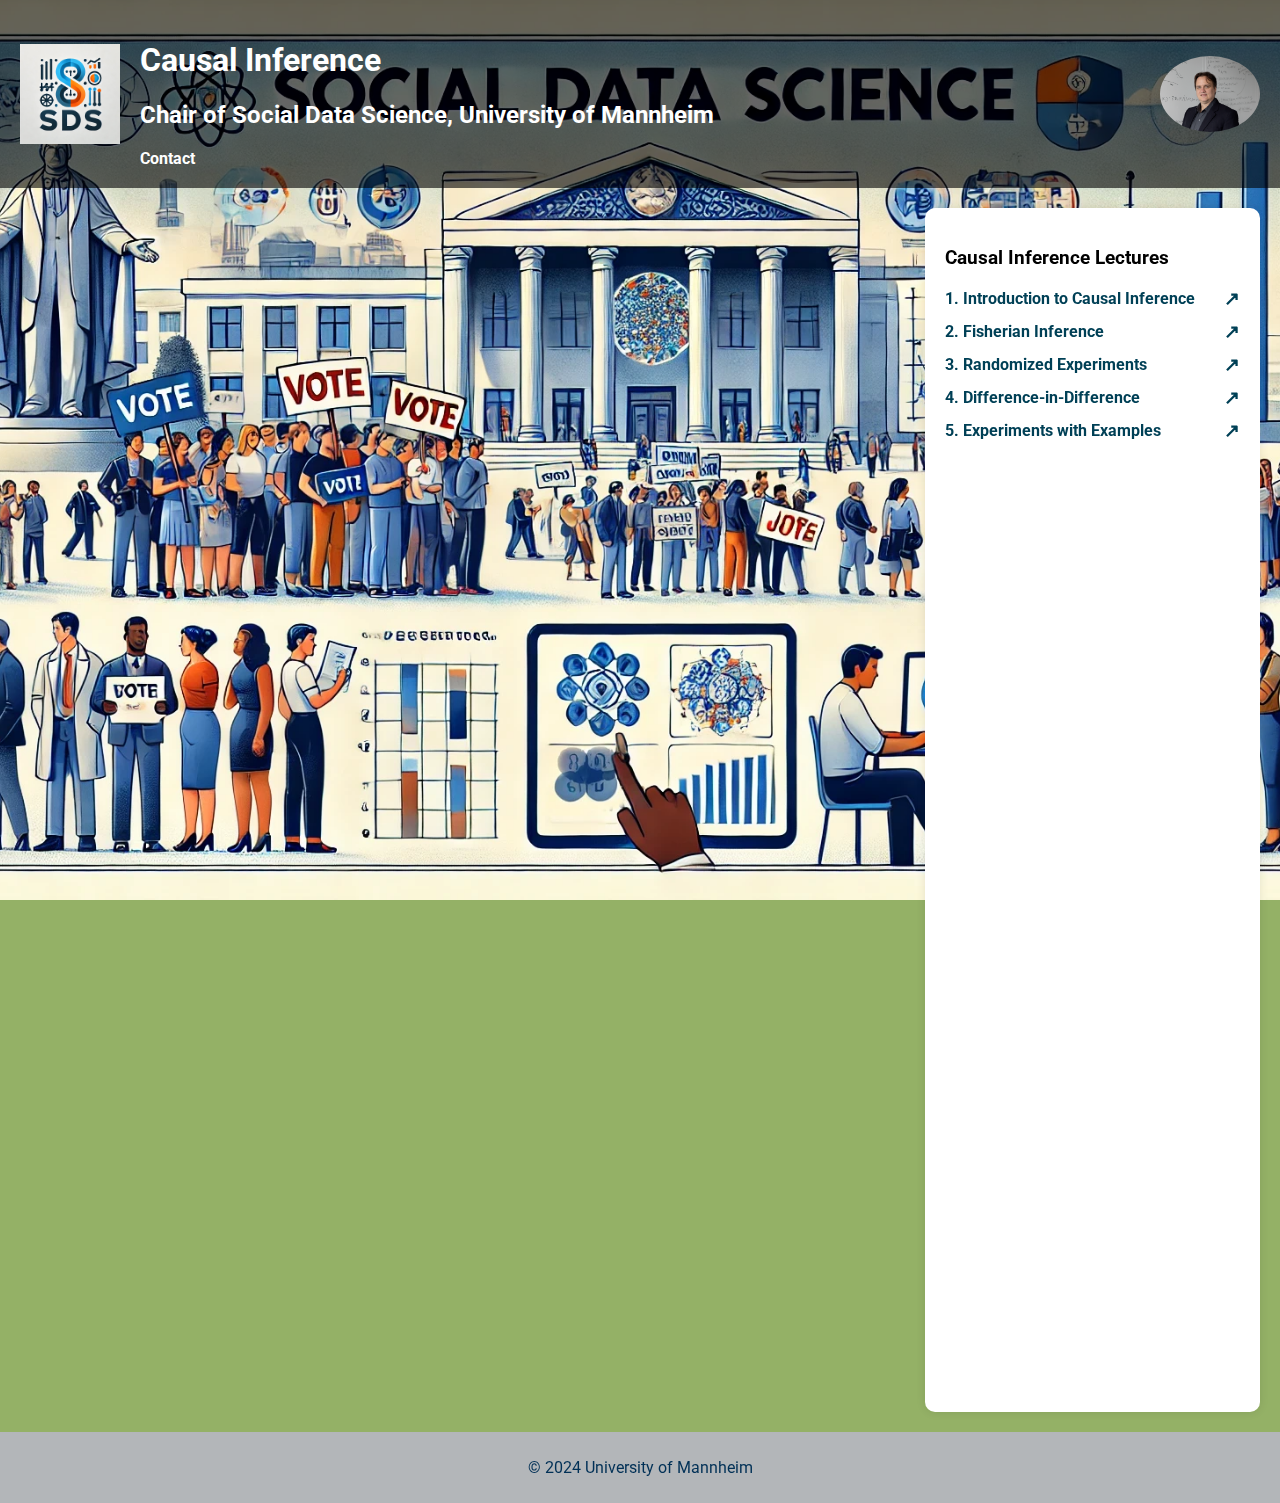
<file: causal_inference.html>
<!DOCTYPE html>
<html lang="en">
<head>
    <meta charset="UTF-8">
    <meta name="viewport" content="width=device-width, initial-scale=1.0">
    <title>Causal Inference - Chair of Social Data Science</title>
    <link href="https://fonts.googleapis.com/css2?family=Roboto:wght@400;700&display=swap" rel="stylesheet">
    <link rel="stylesheet" href="css/styles.css">
    <script defer src="js/script.js"></script>
</head>
<body>
    <div class="container">
        <header class="banner">
            <div class="header-content">
                <img src="mannheimseal.jpeg" alt="Mannheim Seal" class="logo">
                <div class="title">
                    <h1>Causal Inference</h1>
                    <h2>Chair of Social Data Science, University of Mannheim</h2>
                    <a href="contact.html" class="contact-link">Contact</a>
                </div>
                <img src="ratkovic.png" alt="Prof. Dr. Marc Ratkovic" class="profile-pic">
            </div>
        </header>
        <main class="main-content">
            <div class="content">
                <div class="left-frame">
                    <!-- Default iframe (Introduction) -->
                    <iframe id="slides-frame" src="https://docs.google.com/presentation/d/1bJXZzcUEpODXlEvldRWQNn7268pzzAAA3nKpFT2-VVI/embed?start=false&loop=false&delayms=3000" frameborder="0" width="960" height="569" allowfullscreen="true" mozallowfullscreen="true" webkitallowfullscreen="true"></iframe>
                </div>
                <div class="right-frame">
                    <h3>Causal Inference Lectures</h3>
                    <ul>
                        <li>
                            <a href="#" onclick="changeIframeSource('https://docs.google.com/presentation/d/1bJXZzcUEpODXlEvldRWQNn7268pzzAAA3nKpFT2-VVI/embed?start=false&loop=false&delayms=3000')">1. Introduction to Causal Inference</a>
                            <a href="https://docs.google.com/presentation/d/1bJXZzcUEpODXlEvldRWQNn7268pzzAAA3nKpFT2-VVI/edit?usp=sharing" target="_blank" class="popout">↗</a>
                        </li>
                        <li>
                            <a href="#" onclick="changeIframeSource('https://docs.google.com/presentation/d/1Q_j7Jf2JoMYWXWsmIcaWQ9O5LEg-6cmV37_dt7brFVg/embed?start=false&loop=false&delayms=3000')">2. Fisherian Inference</a>
                            <a href="https://docs.google.com/presentation/d/1Q_j7Jf2JoMYWXWsmIcaWQ9O5LEg-6cmV37_dt7brFVg/edit?usp=sharing" target="_blank" class="popout">↗</a>
                        </li>
                        <li>
                            <a href="#" onclick="changeIframeSource('https://docs.google.com/presentation/d/1kvqNyib_k_r0yKqmztFvceZa5tItlNjcac91m_Oq25k/embed?start=false&loop=false&delayms=3000')">3. Randomized Experiments</a>
                            <a href="https://docs.google.com/presentation/d/1kvqNyib_k_r0yKqmztFvceZa5tItlNjcac91m_Oq25k/edit?usp=sharing" target="_blank" class="popout">↗</a>
                        </li>
                        <li>
                            <a href="#" onclick="changeIframeSource('https://docs.google.com/presentation/d/1uRtyyfWrMr-ofFFtjJ4ENanzfxaSkJYBP_RhLzFHwnY/embed?start=false&loop=false&delayms=3000')">4. Difference-in-Difference</a>
                            <a href="https://docs.google.com/presentation/d/1uRtyyfWrMr-ofFFtjJ4ENanzfxaSkJYBP_RhLzFHwnY/edit?usp=sharing" target="_blank" class="popout">↗</a>
                        </li>
                        <li>
                            <a href="#" onclick="changeIframeSource('https://docs.google.com/presentation/d/e/2PACX-1vQqfEDa_9caIf5BIufZbTTmvZqpyCL5za7t9hRSCtofjekARAnNChjJRjsdNYlVdLrQ8gf7EER1a8k3/embed?start=false&loop=false&delayms=3000')">5. Experiments with Examples</a>
                            <a href="https://docs.google.com/presentation/d/1vSVl4VV61VzQx7Yi-ssU_NjLi6yiCFj020kTNntYVQg/edit?usp=sharing" target="_blank" class="popout">↗</a>
                        </li>
                    </ul>
                </div>
            </div>
        </main>
    </div>
    <footer>
        <p>&copy; 2024 University of Mannheim</p>
    </footer>
    <script>
        function changeIframeSource(src) {
            document.getElementById("slides-frame").src = src;
        }
    </script>
</body>
</html>
</file>
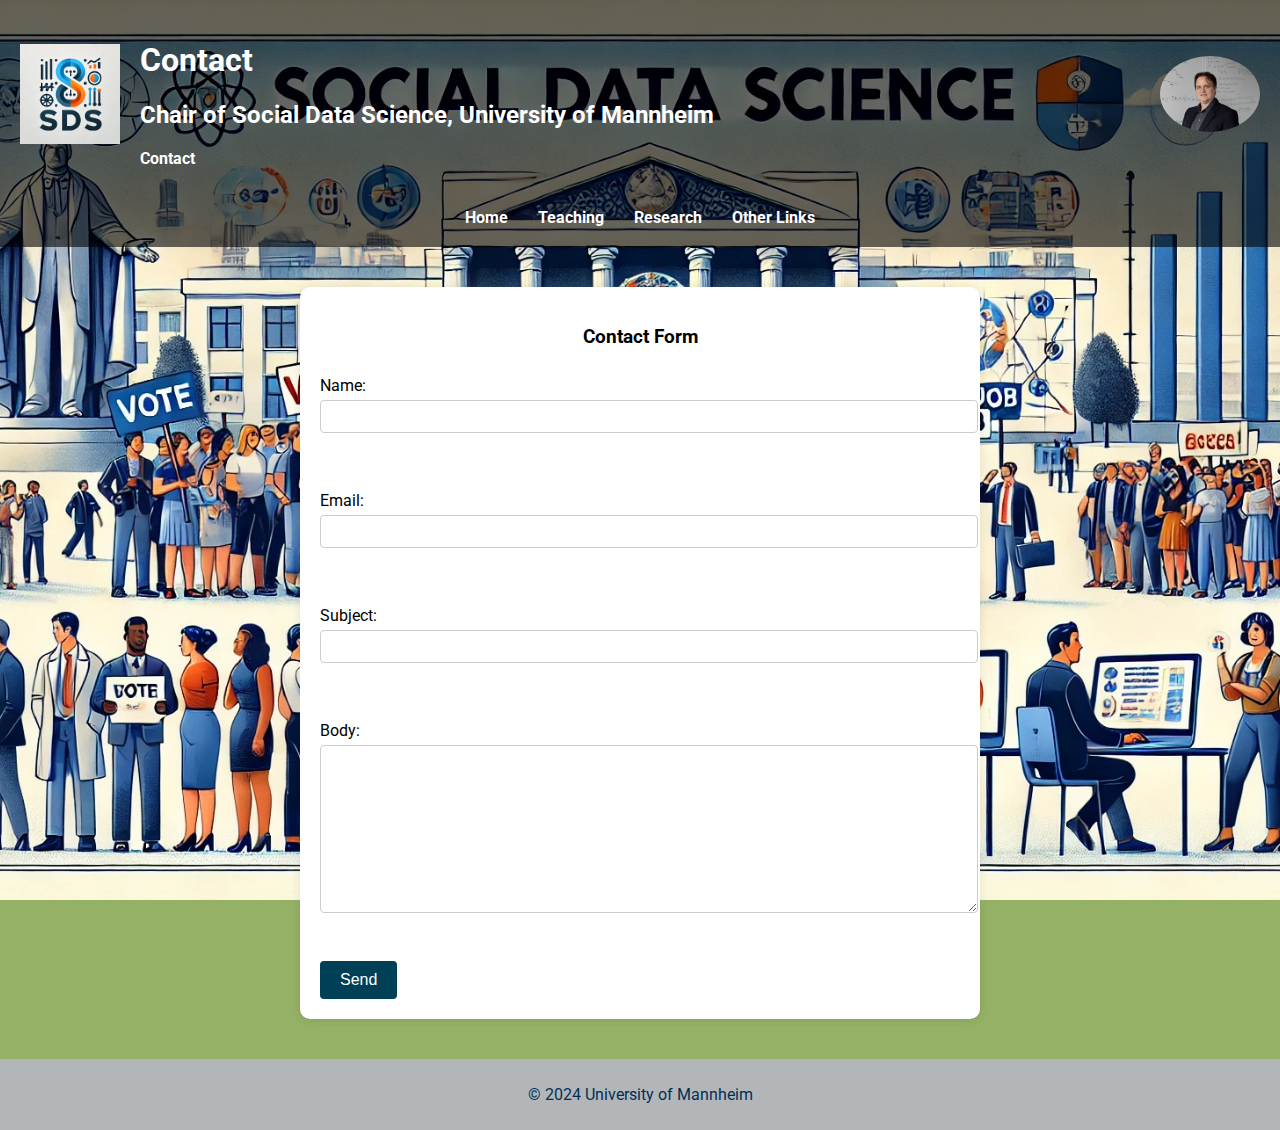
<file: contact.html>
<!DOCTYPE html>
<html lang="en">
<head>
    <meta charset="UTF-8">
    <meta name="viewport" content="width=device-width, initial-scale=1.0">
    <title>Contact - Chair of Social Data Science, University of Mannheim</title>
    <link href="https://fonts.googleapis.com/css2?family=Roboto:wght@400;700&display=swap" rel="stylesheet">
    <link rel="stylesheet" href="css/styles.css">
</head>
<body>
    <div class="container">
        <header class="banner">
            <div class="header-content">
                <img src="mannheimseal.jpeg" alt="Mannheim Seal" class="logo">
                <div class="title">
                    <h1>Contact</h1>
                    <h2>Chair of Social Data Science, University of Mannheim</h2>
                    <a href="contact.html" class="contact-link">Contact</a>
                </div>
                <img src="ratkovic.png" alt="Prof. Dr. Marc Ratkovic" class="profile-pic">
            </div>
            <nav>
                <ul>
                    <li><a href="index.html">Home</a></li>
                    <li><a href="teaching.html">Teaching</a></li>
                    <li><a href="#">Research</a></li>
                    <li><a href="#">Other Links</a></li>
                </ul>
            </nav>
        </header>
        <main class="main-content">
            <div class="contact-info">
                <h3>Contact Form</h3>
                <form action="mailto:marc.ratkovic@uni-mannheim.de,sekretariat-ratkovic@uni-mannheim.de" method="POST" enctype="text/plain">
                    <label for="name">Name:</label>
                    <input type="text" id="name" name="name" required><br><br>
                    <label for="email">Email:</label>
                    <input type="email" id="email" name="email" required><br><br>
                    <label for="subject">Subject:</label>
                    <input type="text" id="subject" name="subject" required><br><br>
                    <label for="body">Body:</label>
                    <textarea id="body" name="body" rows="10" required></textarea><br><br>
                    <input type="submit" value="Send">
                </form>
            </div>
        </main>
    </div>
    <footer>
        <p>&copy; 2024 University of Mannheim</p>
    </footer>
</body>
</html>
</file>
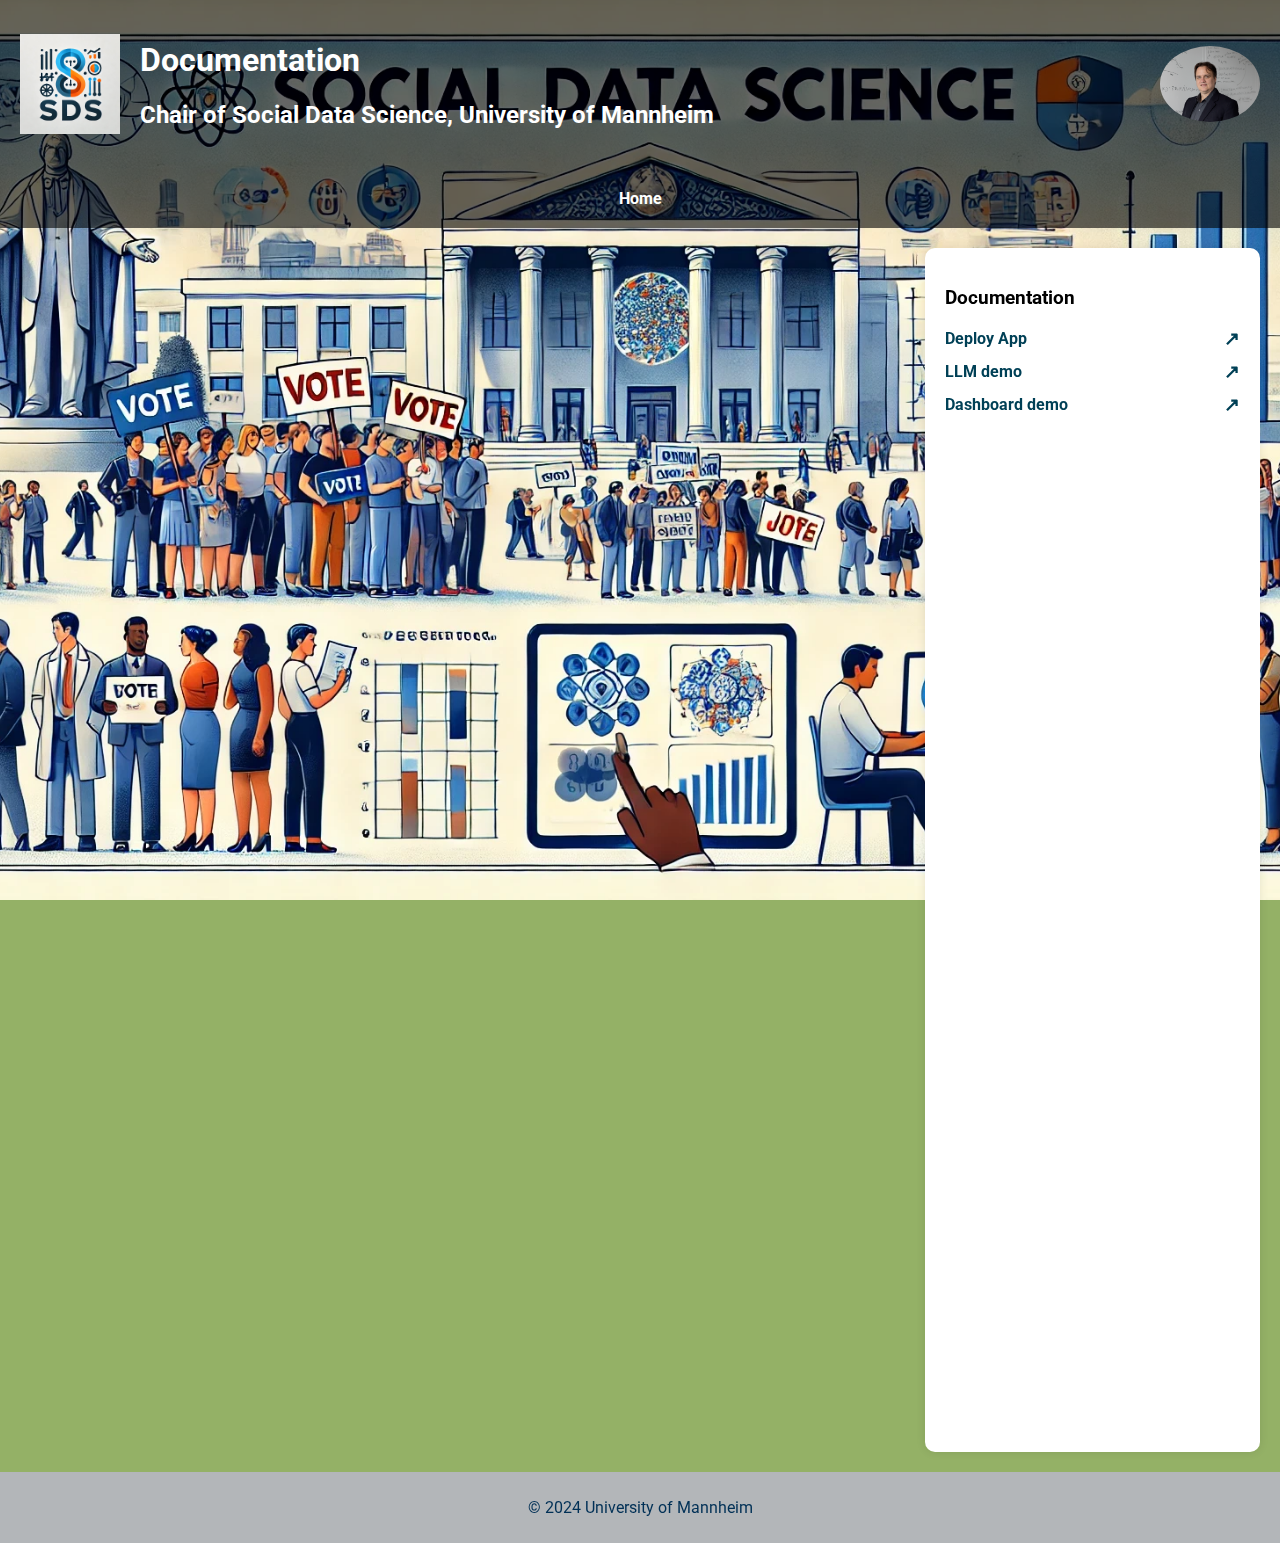
<file: documentation.html>
<!DOCTYPE html>
<html lang="en">
<head>
    <meta charset="UTF-8">
    <meta name="viewport" content="width=device-width, initial-scale=1.0">
    <title>Documentation</title>
    <link href="https://fonts.googleapis.com/css2?family=Roboto:wght@400;700&display=swap" rel="stylesheet">
    <link rel="stylesheet" href="css/styles.css">
    <script defer src="js/script.js"></script>
</head>
<body>
    <div class="container">
        <header class="banner">
            <div class="header-content">
                <img src="mannheimseal.jpeg" alt="Mannheim Seal" class="logo">
                <div class="title">
                    <h1>Documentation</h1>
                    <h2>Chair of Social Data Science, University of Mannheim</h2>
                </div>
                <img src="ratkovic.png" alt="Prof. Dr. Marc Ratkovic" class="profile-pic">
            </div>
            <nav>
                <ul>
                    <li><a href="index.html">Home</a></li>
                    <!-- commented out links because most don't have content yet
                    <li><a href="teaching.html">Teaching</a></li>
                    <li><a href="#">Research</a></li>
                    <li><a href="#">Other Links</a></li>
                    <li><a href="contact.html">Contact</a></li> -->
                </ul>
            </nav>
        </header>
        <main class="main-content">
            <div class="content">
                <div class="left-frame">
                    <iframe id="slides-frame" src="https://docs.google.com/presentation/d/e/2PACX-1vQq2g6RgGZxTNjzqxMy3Kx-KCtKHbdOyC3JW-oHnLwyhETlOJAeYWyvqeDUT0W-hgullATRWOtCHKj4/pubembed?start=false&loop=false&delayms=3000" frameborder="0" width="100%" height="300px" allowfullscreen></iframe>
                </div>
                <div class="right-frame">
                    <h3>Documentation</h3>
                    <ul>
                        <!-- Documentation slides -->
                        <li>
                            <a href="#" onclick="changeIframeSource('https://docs.google.com/presentation/d/e/2PACX-1vQq2g6RgGZxTNjzqxMy3Kx-KCtKHbdOyC3JW-oHnLwyhETlOJAeYWyvqeDUT0W-hgullATRWOtCHKj4/pubembed?start=false&loop=false&delayms=3000')">Deploy App</a>
                            <a href="https://docs.google.com/presentation/d/1nTB3GddgGSPYJ2Cca3ol0_edjfcaD3IGtmEllZMadBg/edit?usp=sharing" target="_blank" class="popout">↗</a>
                        </li>
                        <li>
                            <a href="#" onclick="changeIframeSource('https://docs.google.com/presentation/d/e/2PACX-1vRTWCKpDoQLXD9R_j5C23l7VmPY-gWOQtEOL07l7QUrJfco7r4yeMGEJbeV7pTk-cdPyNoVPQiB2HKQ/pubembed?start=false&loop=false&delayms=3000')">LLM demo</a>
                            <a href="https://docs.google.com/presentation/d/1sn2RoO9UAe5nSIHBnVR6sDPBX2Jhavs1oeL53nPurd8/edit?usp=sharing" target="_blank" class="popout">↗</a>
                        </li>
                        <li>
                            <a href="#" onclick="changeIframeSource('https://docs.google.com/presentation/d/e/2PACX-1vS3OXR9WlHmD-9i9IKhe_dAzGJ9i-bO4_vfPetV8FzF3ZPJXSG4JubbQhFrJlv-izrXh-48c0jbX3qM/pubembed?start=false&loop=false&delayms=3000')">Dashboard demo</a>
                            <a href="https://docs.google.com/presentation/d/1nFVdfYtxYUR6Fdn2e2MJ43Qb7V1KSj-AO6MpW1VNc4Q/edit?usp=sharing" target="_blank" class="popout">↗</a>
                        </li>
                    </ul>
                </div>
            </div>
        </main>
    </div>
    <footer>
        <p>&copy; 2024 University of Mannheim</p>
    </footer>
</body>
</html>
</file>
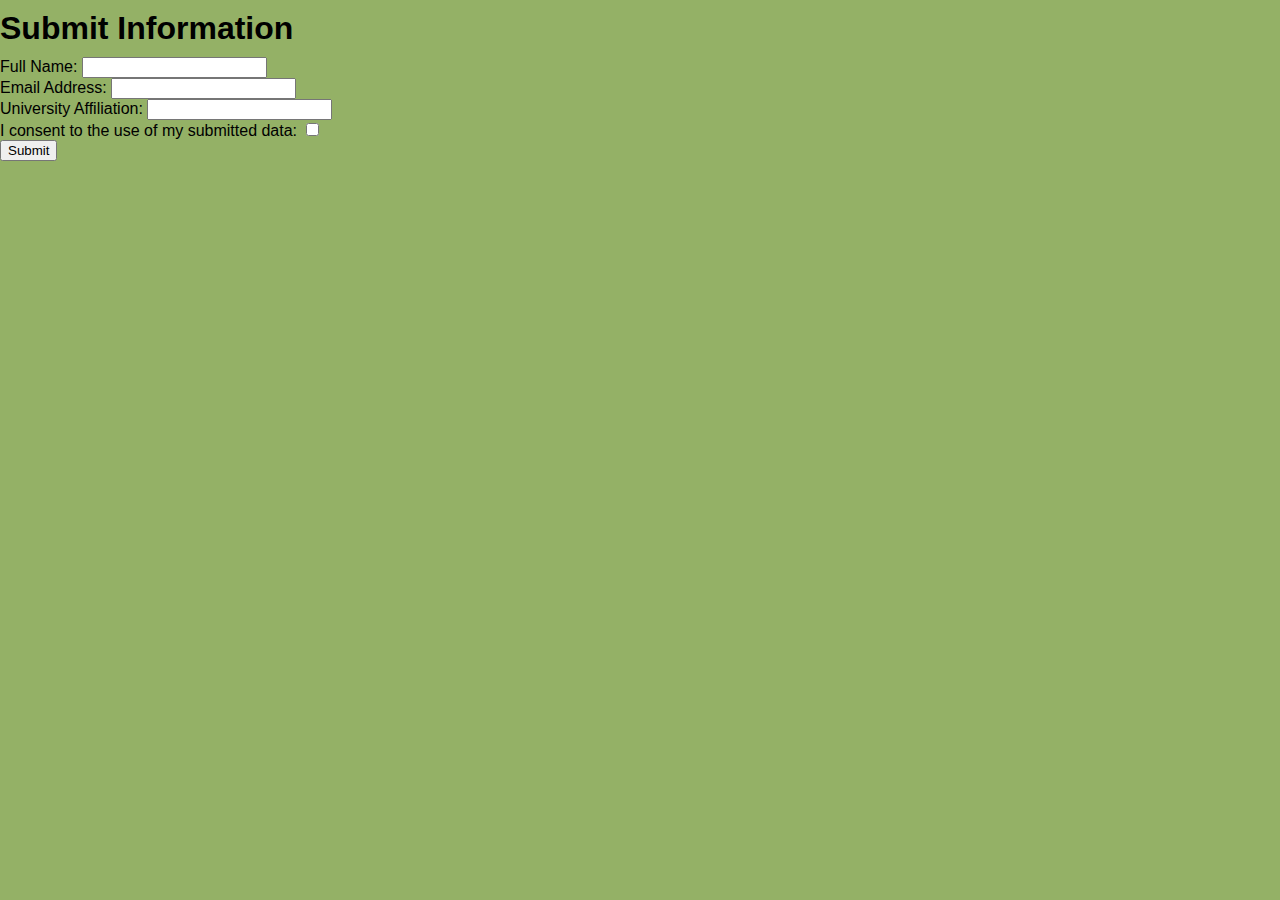
<file: formbuild.html>
<!DOCTYPE html>
<html lang="en">
<head>
    <meta charset="UTF-8">
    <meta name="viewport" content="width=device-width, initial-scale=1.0">
    <title>Submit to Google Form</title>
    <link rel="stylesheet" href="styles.css"> <!-- Link to your existing CSS file -->
</head>
<body>
    <div class="form-container"> <!-- Assuming there is a .form-container class in your CSS -->
        <h1>Submit Information</h1>
        <form action="https://docs.google.com/forms/d/e/1FAIpQLSfE2YBLbCpRSTGGwuz5ZJI2LxVErzpygGP0T0kXvGfAr3oYrg/formResponse" method="POST" target="_self">
            <div class="form-group"> <!-- Assuming there is a .form-group class for styling form inputs -->
                <label for="fullName">Full Name:</label>
                <input type="text" id="fullName" name="entry.1661530550" required>
            </div>
            <div class="form-group">
                <label for="email">Email Address:</label>
                <input type="email" id="email" name="entry.2039849384" required>
            </div>
            <div class="form-group">
                <label for="affiliation">University Affiliation:</label>
                <input type="text" id="affiliation" name="entry.1982394823" required>
            </div>
            <!-- Add more fields as needed, ensuring each uses the .form-group for consistent styling -->
            <div class="form-group">
                <label for="consent">I consent to the use of my submitted data:</label>
                <input type="checkbox" id="consent" name="entry.489329432" value="I consent" required>
            </div>
            <div class="form-group">
                <input type="submit" value="Submit" class="submit-button"> <!-- Assuming .submit-button for styling -->
            </div>
        </form>
    </div>
</body>
</html>
</file>
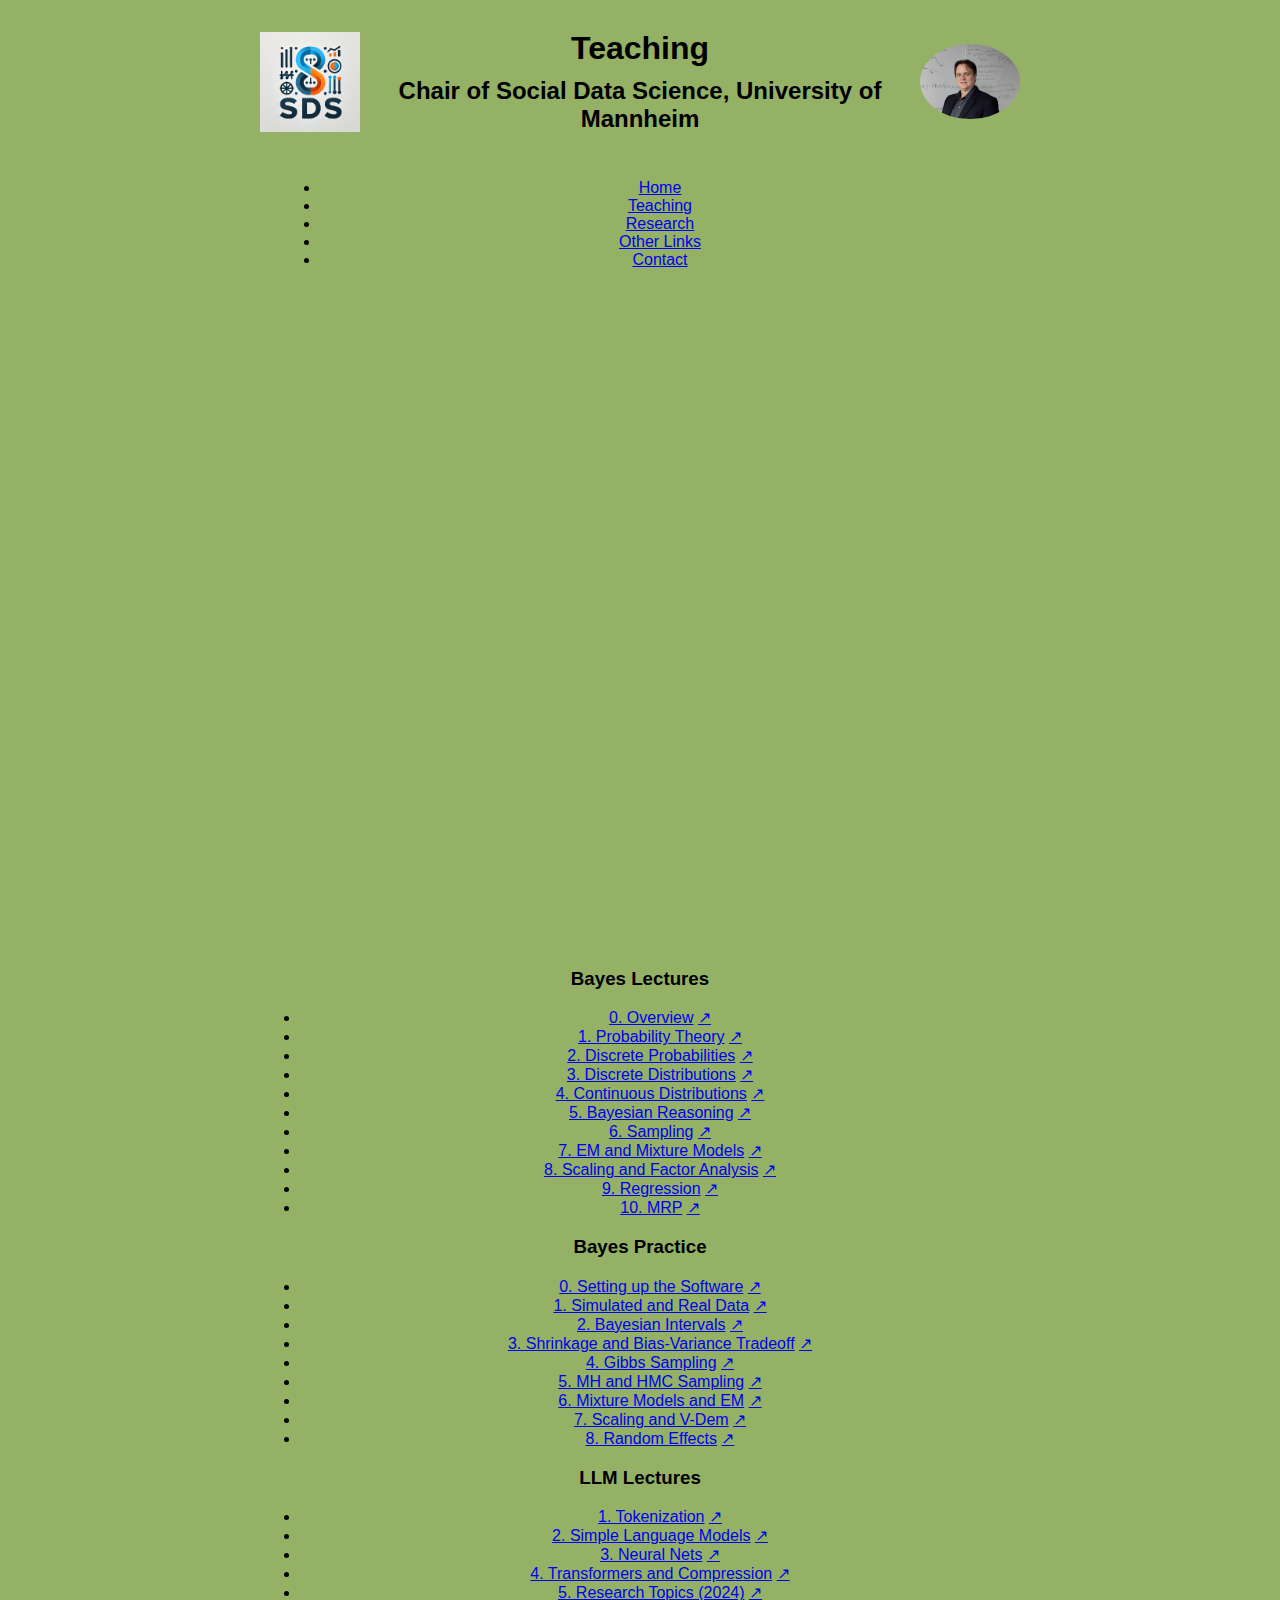
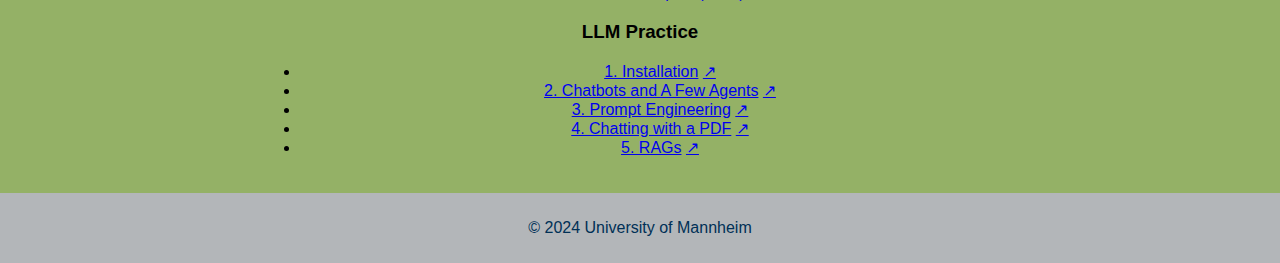
<file: ICPSR.html>
<!DOCTYPE html>
<html lang="en">
<head>
    <meta charset="UTF-8">
    <meta name="viewport" content="width=device-width, initial-scale=1.0">
    <title>Teaching - Chair of Social Data Science, University of Mannheim</title>
    <link href="https://fonts.googleapis.com/css2?family=Roboto:wght@400;700&display=swap" rel="stylesheet">
    <link rel="stylesheet" href="styles.css">
    <script defer src="script.js"></script>
</head>
<body>
    <div class="container">
        <header class="banner">
            <div class="header-content">
                <img src="mannheimseal.jpeg" alt="Mannheim Seal" class="logo">
                <div class="title">
                    <h1>Teaching</h1>
                    <h2>Chair of Social Data Science, University of Mannheim</h2>
                </div>
                <img src="ratkovic.png" alt="Prof. Dr. Marc Ratkovic" class="profile-pic">
            </div>
            <nav>
                <ul>
                    <li><a href="index.html">Home</a></li>
                    <li><a href="teaching.html">Teaching</a></li>
                    <li><a href="#">Research</a></li>
                    <li><a href="#">Other Links</a></li>
                    <li><a href="contact.html">Contact</a></li>
                </ul>
            </nav>
        </header>
        <main class="main-content">
            <div class="content">
                <div class="left-frame">
                    <iframe id="slides-frame" src="https://docs.google.com/presentation/d/e/2PACX-1vQxt6j-lFLSzdwF_VmZgmNRqgKGfKrd3HyGB_t8HoOPc9OEb82km7nLEJrFyNKp7q5TY-lJX1RVPSrP/embed?start=false&loop=false&delayms=3000" frameborder="0" width="100%" height="600px" allowfullscreen="true" mozallowfullscreen="true" webkitallowfullscreen="true"></iframe>
                </div>
                <div class="right-frame">
                    <h3>Bayes Lectures</h3>
                    <ul>
                        <li>
                            <a href="#" data-src="https://docs.google.com/presentation/d/e/2PACX-1vQxt6j-lFLSzdwF_VmZgmNRqgKGfKrd3HyGB_t8HoOPc9OEb82km7nLEJrFyNKp7q5TY-lJX1RVPSrP/embed?start=false&loop=false&delayms=3000">0. Overview</a>
                            <a href="https://docs.google.com/presentation/d/e/2PACX-1vQxt6j-lFLSzdwF_VmZgmNRqgKGfKrd3HyGB_t8HoOPc9OEb82km7nLEJrFyNKp7q5TY-lJX1RVPSrP/embed?start=false&loop=false&delayms=3000" target="_blank" class="popout">↗</a>
                        </li>
                        <li>
                            <a href="#" data-src="https://docs.google.com/presentation/d/e/2PACX-1vTAu0q8wEw7Pc1YQlPEGO8qDT3rWftcFrLfuzcj5NPT9g8YEVqMm8bgNjEb2ttS2lKQZQWVt-pBd0SW/embed?start=false&loop=false&delayms=3000">1. Probability Theory</a>
                            <a href="https://docs.google.com/presentation/d/e/2PACX-1vTAu0q8wEw7Pc1YQlPEGO8qDT3rWftcFrLfuzcj5NPT9g8YEVqMm8bgNjEb2ttS2lKQZQWVt-pBd0SW/embed?start=false&loop=false&delayms=3000" target="_blank" class="popout">↗</a>
                        </li>
                        <li>
                            <a href="#" data-src="https://docs.google.com/presentation/d/e/2PACX-1vQ6DUdnc3HbQqZEx9Qoc8HD_HdkIjiJ3fSNJVHzdZ_ioMy2FSiL8-ct3Sg5UJNFI3nYMPruWjHxN7Ch/embed?start=false&loop=false&delayms=3000">2. Discrete Probabilities</a>
                            <a href="https://docs.google.com/presentation/d/e/2PACX-1vQ6DUdnc3HbQqZEx9Qoc8HD_HdkIjiJ3fSNJVHzdZ_ioMy2FSiL8-ct3Sg5UJNFI3nYMPruWjHxN7Ch/embed?start=false&loop=false&delayms=3000" target="_blank" class="popout">↗</a>
                        </li>
                        <li>
                            <a href="#" data-src="https://docs.google.com/presentation/d/e/2PACX-1vRUU0gHiyTg8SiRIv4ZxOkr4lTCmtcSwGQxfdj6qleShAbVac8K_r9cjYlCQNm_6JoA3ZBw7Jh1V2SJ/embed?start=false&loop=false&delayms=3000">3. Discrete Distributions</a>
                            <a href="https://docs.google.com/presentation/d/e/2PACX-1vRUU0gHiyTg8SiRIv4ZxOkr4lTCmtcSwGQxfdj6qleShAbVac8K_r9cjYlCQNm_6JoA3ZBw7Jh1V2SJ/embed?start=false&loop=false&delayms=3000" target="_blank" class="popout">↗</a>
                        </li>
                        <li>
                            <a href="#" data-src="https://docs.google.com/presentation/d/e/2PACX-1vTcj62FG16lg6iHsEdQHP-5sks0dkAhe_doYGr25i79smHldOT_v4SSauWBy7xMtua5nnko-u4D3Zn3/embed?start=false&loop=false&delayms=3000">4. Continuous Distributions</a>
                            <a href="https://docs.google.com/presentation/d/e/2PACX-1vTcj62FG16lg6iHsEdQHP-5sks0dkAhe_doYGr25i79smHldOT_v4SSauWBy7xMtua5nnko-u4D3Zn3/embed?start=false&loop=false&delayms=3000" target="_blank" class="popout">↗</a>
                        </li>
                        <li>
                            <a href="#" data-src="https://docs.google.com/presentation/d/e/2PACX-1vRHgq8CjlkLDqOKu9FONHcdfiFeEwfEjpElIxFw3zYh25klFusVvKVaEg7WqTZ0jy9L0cJyp6K__ZHU/embed?start=false&loop=false&delayms=3000">5. Bayesian Reasoning</a>
                            <a href="https://docs.google.com/presentation/d/e/2PACX-1vRHgq8CjlkLDqOKu9FONHcdfiFeEwfEjpElIxFw3zYh25klFusVvKVaEg7WqTZ0jy9L0cJyp6K__ZHU/embed?start=false&loop=false&delayms=3000" target="_blank" class="popout">↗</a>
                        </li>
                        <li>
                            <a href="#" data-src="https://docs.google.com/presentation/d/e/2PACX-1vQ5rCtBrMDDt_IFOQonKc5ummg0E_xuykQWADBAHiaAf5ha38rFWQJ_Q-wtTMYIXsLFuOyx5YsPsAZE/embed?start=false&loop=false&delayms=3000">6. Sampling</a>
                            <a href="https://docs.google.com/presentation/d/e/2PACX-1vQ5rCtBrMDDt_IFOQonKc5ummg0E_xuykQWADBAHiaAf5ha38rFWQJ_Q-wtTMYIXsLFuOyx5YsPsAZE/embed?start=false&loop=false&delayms=3000" target="_blank" class="popout">↗</a>
                        </li>
                        <li>
                            <a href="#" data-src="https://docs.google.com/presentation/d/e/2PACX-1vRHeSNxAsrEIbhyR6-P9sjr2agPTxdc5_GQiN2bF-KX71bd0aJA4tMXWrNpXOHaZX85GqXO830BPLkV/embed?start=false&loop=false&delayms=3000">7. EM and Mixture Models</a>
                            <a href="https://docs.google.com/presentation/d/e/2PACX-1vRHeSNxAsrEIbhyR6-P9sjr2agPTxdc5_GQiN2bF-KX71bd0aJA4tMXWrNpXOHaZX85GqXO830BPLkV/embed?start=false&loop=false&delayms=3000" target="_blank" class="popout">↗</a>
                        </li>
                        <li>
                            <a href="#" data-src="https://docs.google.com/presentation/d/e/2PACX-1vQVR3Nm_rR96bOsP96MqQ3RSNmE8xhTMBqL0wLSzwccrA2-r-SGIxlUk9i1Y1FNf6zqcx48Pv5Plgho/embed?start=false&loop=false&delayms=3000">8. Scaling and Factor Analysis</a>
                            <a href="https://docs.google.com/presentation/d/e/2PACX-1vQVR3Nm_rR96bOsP96MqQ3RSNmE8xhTMBqL0wLSzwccrA2-r-SGIxlUk9i1Y1FNf6zqcx48Pv5Plgho/embed?start=false&loop=false&delayms=3000" target="_blank" class="popout">↗</a>
                        </li>
                        <li>
                            <a href="#" data-src="https://docs.google.com/presentation/d/e/2PACX-1vQVzLZ7TvDKgeVRnxaAZN6tX28Ofx3hZ6XYzx7xEI4Bn3dC8z91wcyBxn1WOAA5PQsBHtglOi92FcrS/embed?start=false&loop=false&delayms=3000">9. Regression</a>
                            <a href="https://docs.google.com/presentation/d/e/2PACX-1vQVzLZ7TvDKgeVRnxaAZN6tX28Ofx3hZ6XYzx7xEI4Bn3dC8z91wcyBxn1WOAA5PQsBHtglOi92FcrS/embed?start=false&loop=false&delayms=3000" target="_blank" class="popout">↗</a>
                        </li>
                        <li>
                            <a href="#" data-src="https://docs.google.com/presentation/d/e/2PACX-1vRi7hIq7UuQSjsExSO9PPp4iqKYAFmWc7ej1YaUJDK9Jhg9uMgceJgzn9eX7ChJ2bUQD12-cynB8KMR/embed?start=false&loop=false&delayms=3000">10. MRP</a>
                            <a href="https://docs.google.com/presentation/d/e/2PACX-1vRi7hIq7UuQSjsExSO9PPp4iqKYAFmWc7ej1YaUJDK9Jhg9uMgceJgzn9eX7ChJ2bUQD12-cynB8KMR/embed?start=false&loop=false&delayms=3000" target="_blank" class="popout">↗</a>
                        </li>
                    </ul>
                    <h3>Bayes Practice</h3>
                    <ul>
                        <li>
                            <a href="#" data-src="https://docs.google.com/presentation/d/e/2PACX-1vS5OvZCuQVc_nNlyzz0QpOJHIdNwdTWOy_UY-5XLaWy6xrH6mjGQvoxkbfaSVWVBu_V_KoJuRf04OHS/embed?start=false&loop=false&delayms=3000">0. Setting up the Software</a>
                            <a href="https://docs.google.com/presentation/d/e/2PACX-1vS5OvZCuQVc_nNlyzz0QpOJHIdNwdTWOy_UY-5XLaWy6xrH6mjGQvoxkbfaSVWVBu_V_KoJuRf04OHS/embed?start=false&loop=false&delayms=3000" target="_blank" class="popout">↗</a>
                        </li>
                        <li>
                            <a href="#" data-src="https://docs.google.com/presentation/d/e/2PACX-1vSHXpea05ngeYjFJkDCKoU79Uof8mEP7mWY-fcR1dTg2Ld6qHFPxpJwnRfYQeNyjODQWEw1npro9AFT/embed?start=false&loop=false&delayms=3000">1. Simulated and Real Data</a>
                            <a href="https://docs.google.com/presentation/d/e/2PACX-1vSHXpea05ngeYjFJkDCKoU79Uof8mEP7mWY-fcR1dTg2Ld6qHFPxpJwnRfYQeNyjODQWEw1npro9AFT/embed?start=false&loop=false&delayms=3000" target="_blank" class="popout">↗</a>
                        </li>
                        <li>
                            <a href="#" data-src="https://docs.google.com/presentation/d/e/2PACX-1vQ9Xe-tqUwzEi1kothcZCbzqvB6eRYAGY_ikgH9ML4_TpU5UgUDSn7nFIl3U0V41su8qR0Kbar4nKLA/embed?start=false&loop=false&delayms=3000">2. Bayesian Intervals</a>
                            <a href="https://docs.google.com/presentation/d/e/2PACX-1vQ9Xe-tqUwzEi1kothcZCbzqvB6eRYAGY_ikgH9ML4_TpU5UgUDSn7nFIl3U0V41su8qR0Kbar4nKLA/embed?start=false&loop=false&delayms=3000" target="_blank" class="popout">↗</a>
                        </li>
                        <li>
                            <a href="#" data-src="https://docs.google.com/presentation/d/e/2PACX-1vTMDEm6UCFrFT2MHV_Pl9Aa2qAVEmtm6XkIQ4tr_i8AeUQtNR98arDiJ6MlkYRB4I0cBIbZwkieL8VJ/embed?start=false&loop=false&delayms=3000">3. Shrinkage and Bias-Variance Tradeoff</a>
                            <a href="https://docs.google.com/presentation/d/e/2PACX-1vTMDEm6UCFrFT2MHV_Pl9Aa2qAVEmtm6XkIQ4tr_i8AeUQtNR98arDiJ6MlkYRB4I0cBIbZwkieL8VJ/embed?start=false&loop=false&delayms=3000" target="_blank" class="popout">↗</a>
                        </li>
                        <li>
                            <a href="#" data-src="https://docs.google.com/presentation/d/e/2PACX-1vTaJ1kLPCQ_QsIxRqacMRURl5nycS1wttXcUPUKNf-l3nALdCf7cy1wD_nVbDAKy41sXLc2hVuy3jDe/embed?start=false&loop=false&delayms=3000">4. Gibbs Sampling</a>
                            <a href="https://docs.google.com/presentation/d/e/2PACX-1vTaJ1kLPCQ_QsIxRqacMRURl5nycS1wttXcUPUKNf-l3nALdCf7cy1wD_nVbDAKy41sXLc2hVuy3jDe/embed?start=false&loop=false&delayms=3000" target="_blank" class="popout">↗</a>
                        </li>
                        <li>
                            <a href="#" data-src="https://docs.google.com/presentation/d/e/2PACX-1vS5gG2Ejldv83ucwKh995xv8wYJnc-MOXfb-WdRm_WpcaGM_lkYYhcYrMsYEKhVNBD8xOwNZ_GHyPaq/embed?start=false&loop=false&delayms=3000">5. MH and HMC Sampling</a>
                            <a href="https://docs.google.com/presentation/d/e/2PACX-1vS5gG2Ejldv83ucwKh995xv8wYJnc-MOXfb-WdRm_WpcaGM_lkYYhcYrMsYEKhVNBD8xOwNZ_GHyPaq/embed?start=false&loop=false&delayms=3000" target="_blank" class="popout">↗</a>
                        </li>
                        <li>
                            <a href="#" data-src="https://docs.google.com/presentation/d/e/2PACX-1vQsyQhdfEt6tV4x0DZvdYUhZP8gPsdatWWdEDf70NEYospugf3UvZoJ-4lrm4wcxhRocb5l-SDuEN-P/embed?start=false&loop=false&delayms=3000">6. Mixture Models and EM</a>
                            <a href="https://docs.google.com/presentation/d/e/2PACX-1vQsyQhdfEt6tV4x0DZvdYUhZP8gPsdatWWdEDf70NEYospugf3UvZoJ-4lrm4wcxhRocb5l-SDuEN-P/embed?start=false&loop=false&delayms=3000" target="_blank" class="popout">↗</a>
                        </li>
                        <li>
                            <a href="#" data-src="https://docs.google.com/presentation/d/e/2PACX-1vRj5mOBb_Cy-vH9b8zvlzBeBpSeESxiipd9QEgrttWNs5fzWq9aVD_aVOoqRSTdWlCEzx22oKYnx1im/embed?start=false&loop=false&delayms=3000">7. Scaling and V-Dem</a>
                            <a href="https://docs.google.com/presentation/d/e/2PACX-1vRj5mOBb_Cy-vH9b8zvlzBeBpSeESxiipd9QEgrttWNs5fzWq9aVD_aVOoqRSTdWlCEzx22oKYnx1im/embed?start=false&loop=false&delayms=3000" target="_blank" class="popout">↗</a>
                        </li>
                        <li>
                            <a href="#" data-src="https://docs.google.com/presentation/d/e/2PACX-1vRjHtC8c7Sf8N3TiRUIK-MMJL2D0i9LLp4jVGHrfuarkhWJM2DUQcwBeZswxxuztZ_1qliAkTwee98Y/embed?start=false&loop=false&delayms=3000">8. Random Effects</a>
                            <a href="https://docs.google.com/presentation/d/e/2PACX-1vRjHtC8c7Sf8N3TiRUIK-MMJL2D0i9LLp4jVGHrfuarkhWJM2DUQcwBeZswxxuztZ_1qliAkTwee98Y/embed?start=false&loop=false&delayms=3000" target="_blank" class="popout">↗</a>
                        </li>
                    </ul>
                    <h3>LLM Lectures</h3>
                    <ul>
                        <li>
                            <a href="#" data-src="https://docs.google.com/presentation/d/e/2PACX-1vSsiaMteWd3GKR-173qJvhwZMZ5wMlrgmWhXBDlj4knUwhXD7QUUfg76fYv_p0KMqvTSz2IgiOy7Wea/embed?start=false&loop=false&delayms=3000">1. Tokenization</a>
                            <a href="https://docs.google.com/presentation/d/e/2PACX-1vSsiaMteWd3GKR-173qJvhwZMZ5wMlrgmWhXBDlj4knUwhXD7QUUfg76fYv_p0KMqvTSz2IgiOy7Wea/embed?start=false&loop=false&delayms=3000" target="_blank" class="popout">↗</a>
                        </li>
                        <li>
                            <a href="#" data-src="https://docs.google.com/presentation/d/e/2PACX-1vSVFQu-UjviS483R-qFCUJlPuoA-2M7feTw6os902fNiyM47zy4e5a6RLyQH2yUbpjp4k-8VNLfETXo/embed?start=false&loop=false&delayms=3000">2. Simple Language Models</a>
                            <a href="https://docs.google.com/presentation/d/e/2PACX-1vSVFQu-UjviS483R-qFCUJlPuoA-2M7feTw6os902fNiyM47zy4e5a6RLyQH2yUbpjp4k-8VNLfETXo/embed?start=false&loop=false&delayms=3000" target="_blank" class="popout">↗</a>
                        </li>
                        <li>
                            <a href="#" data-src="https://docs.google.com/presentation/d/e/2PACX-1vS-BtH7xbvX_8oF5tT2sOwfrXoWRCVzVLn2ybg0Qm1XRzFQQgJpXyEkwshhpZv3WoURMg-xHhUyZCCH/embed?start=false&loop=false&delayms=3000">3. Neural Nets</a>
                            <a href="https://docs.google.com/presentation/d/e/2PACX-1vS-BtH7xbvX_8oF5tT2sOwfrXoWRCVzVLn2ybg0Qm1XRzFQQgJpXyEkwshhpZv3WoURMg-xHhUyZCCH/embed?start=false&loop=false&delayms=3000" target="_blank" class="popout">↗</a>
                        </li>
                        <li>
                            <a href="#" data-src="https://docs.google.com/presentation/d/e/2PACX-1vSJJZ97yyyk1YiUOqflq-AMs_p5kf-Y09MFNWjBclLTAHR60pbr8_kp8bGqelY7xGOxFk-W4GO9eYiB/embed?start=false&loop=false&delayms=3000">4. Transformers and Compression</a>
                            <a href="https://docs.google.com/presentation/d/e/2PACX-1vSJJZ97yyyk1YiUOqflq-AMs_p5kf-Y09MFNWjBclLTAHR60pbr8_kp8bGqelY7xGOxFk-W4GO9eYiB/embed?start=false&loop=false&delayms=3000" target="_blank" class="popout">↗</a>
                        </li>
                        <li>
                            <a href="#" data-src="https://docs.google.com/presentation/d/e/2PACX-1vR2fHusc8sjf5-jC4QLpmC_jc7OyBf60XIdCSBxQdj0Jf_2CR1xchqT3QBDKj4aCxwRIqVacnN-w6QD/embed?start=false&loop=false&delayms=3000">5. Research Topics (2024)</a>
                            <a href="https://docs.google.com/presentation/d/e/2PACX-1vR2fHusc8sjf5-jC4QLpmC_jc7OyBf60XIdCSBxQdj0Jf_2CR1xchqT3QBDKj4aCxwRIqVacnN-w6QD/embed?start=false&loop=false&delayms=3000" target="_blank" class="popout">↗</a>
                        </li>
                    </ul>
                    <h3>LLM Practice</h3>
                    <ul>
                        <li>
                            <a href="#" data-src="https://docs.google.com/presentation/d/e/2PACX-1vS4damWmPZA87IOO4AHEkrnXMkX_l2evK5M6J4Fxx3xF8kSEYp6uLcx_wLwY3h9phdOQI2G3XwNckKb/embed?start=false&loop=false&delayms=3000">1. Installation</a>
                            <a href="https://docs.google.com/presentation/d/e/2PACX-1vS4damWmPZA87IOO4AHEkrnXMkX_l2evK5M6J4Fxx3xF8kSEYp6uLcx_wLwY3h9phdOQI2G3XwNckKb/embed?start=false&loop=false&delayms=3000" target="_blank" class="popout">↗</a>
                        </li>
                        <li>
                            <a href="#" data-src="https://docs.google.com/presentation/d/e/2PACX-1vSKozLYu22b21sEcQp0Rm15bHfaPRk9myx1M7a_Zk6GX1jInsW_QySLHywkRKETScfmgRIj1pusIJd6/embed?start=false&loop=false&delayms=3000">2. Chatbots and A Few Agents</a>
                            <a href="https://docs.google.com/presentation/d/e/2PACX-1vSKozLYu22b21sEcQp0Rm15bHfaPRk9myx1M7a_Zk6GX1jInsW_QySLHywkRKETScfmgRIj1pusIJd6/embed?start=false&loop=false&delayms=3000" target="_blank" class="popout">↗</a>
                        </li>
                        <li>
                            <a href="#" data-src="https://docs.google.com/presentation/d/e/2PACX-1vRuThwAc2S08vRtgEcuRrM3sWXkmPJk0efC_nZgt-59HFbm8FGS3VirIWwIJas6vlS_9eeV0EVHqBGT/embed?start=false&loop=false&delayms=3000">3. Prompt Engineering</a>
                            <a href="https://docs.google.com/presentation/d/e/2PACX-1vRuThwAc2S08vRtgEcuRrM3sWXkmPJk0efC_nZgt-59HFbm8FGS3VirIWwIJas6vlS_9eeV0EVHqBGT/embed?start=false&loop=false&delayms=3000" target="_blank" class="popout">↗</a>
                        </li>
                        <li>
                            <a href="#" data-src="https://docs.google.com/presentation/d/e/2PACX-1vTmDHzRxJMpVz9kdk_v6Caky_lemlQMQPyiJcrwtwl3WmIh7ZENkGm97mY7AuSbKmFk5NimjxyjFe1y/embed?start=false&loop=false&delayms=3000">4. Chatting with a PDF</a>
                            <a href="https://docs.google.com/presentation/d/e/2PACX-1vTmDHzRxJMpVz9kdk_v6Caky_lemlQMQPyiJcrwtwl3WmIh7ZENkGm97mY7AuSbKmFk5NimjxyjFe1y/embed?start=false&loop=false&delayms=3000" target="_blank" class="popout">↗</a>
                        </li>
                        <li>
                            <a href="#" data-src="https://docs.google.com/presentation/d/e/2PACX-1vQzowpnmxZuicySTEKJB0Ymk0lmtJgzqGCrEHLSa_1KeCIljxW4AiU3PWXvVgToJgl6W3FIjWyciVif/embed?start=false&loop=false&delayms=3000">5. RAGs</a>
                            <a href="https://docs.google.com/presentation/d/e/2PACX-1vQzowpnmxZuicySTEKJB0Ymk0lmtJgzqGCrEHLSa_1KeCIljxW4AiU3PWXvVgToJgl6W3FIjWyciVif/embed?start=false&loop=false&delayms=3000" target="_blank" class="popout">↗</a>
                        </li>
                    </ul>
                </div>
            </div>
        </main>
    </div>
    <footer>
        <p>&copy; 2024 University of Mannheim</p>
    </footer>
</body>
</html>
</file>
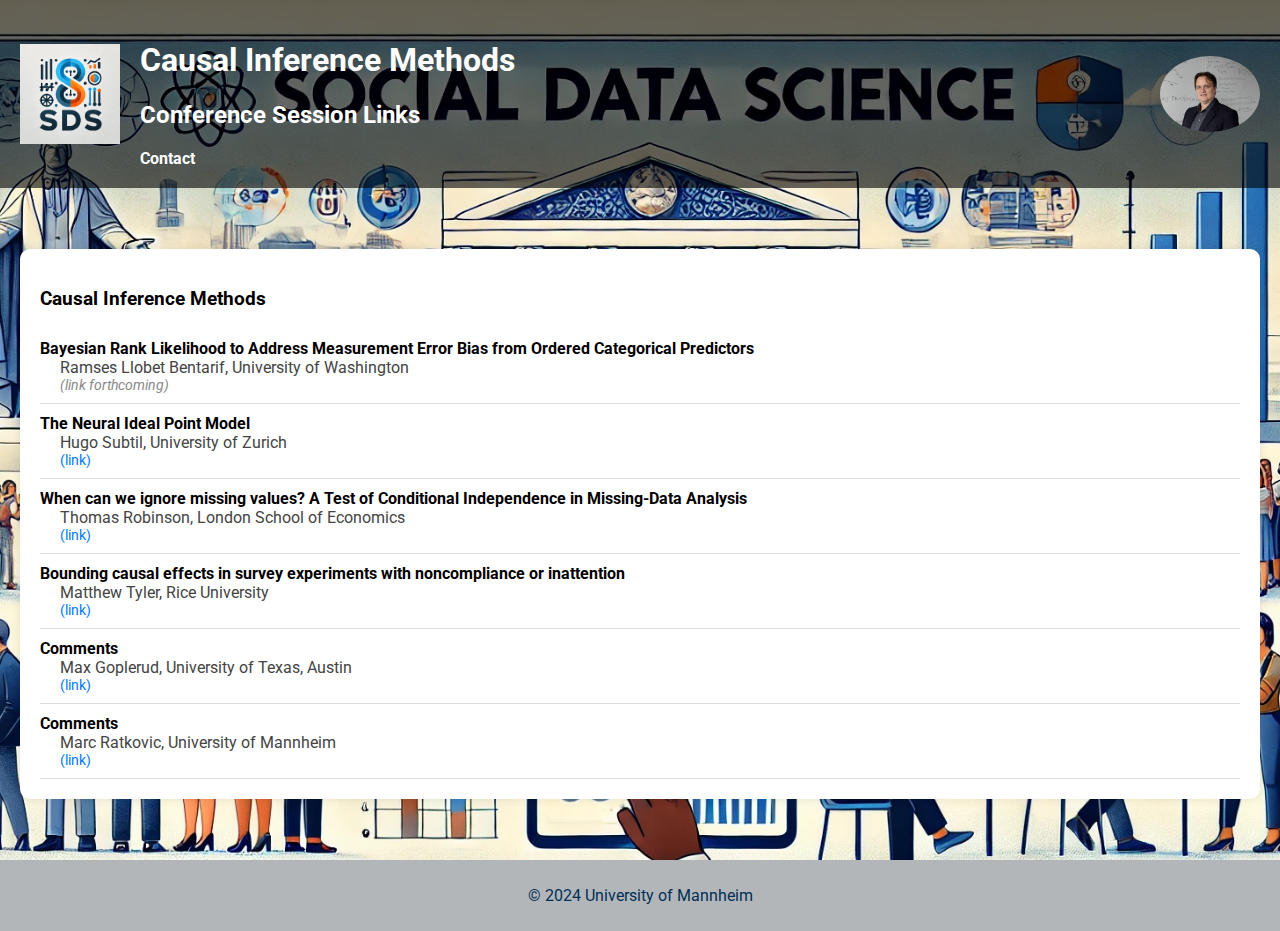
<file: links.html>
<!DOCTYPE html>
<html lang="en">
<head>
    <meta charset="UTF-8">
    <meta name="viewport" content="width=device-width, initial-scale=1.0">
    <title>Causal Inference Methods – Conference Links</title>
    <link href="https://fonts.googleapis.com/css2?family=Roboto:wght@400;700&display=swap" rel="stylesheet">
    <link rel="stylesheet" href="css/styles.css">
    <style>
        .link-item{
            display:flex;
            flex-direction:column;
            align-items:flex-start;
            padding:10px 0;
            border-bottom:1px solid #ddd;
        }
        .link-title{font-weight:bold;}
        .link-author{margin-left:20px;color:#444;}
        .link-url{margin-left:20px;font-size:14px;}
        .link-url a{text-decoration:none;color:#007bff;}
        .no-link{margin-left:20px;font-size:14px;color:#888;font-style:italic;}
    </style>
</head>
<body>
    <div class="container">
        <header class="banner">
            <div class="header-content">
                <img src="mannheimseal.jpeg" alt="Mannheim Seal" class="logo">
                <div class="title">
                    <h1>Causal Inference Methods</h1>
                    <h2>Conference Session Links</h2>
                    <a href="contact.html" class="contact-link">Contact</a>
                </div>
                <img src="ratkovic.png" alt="Prof. Dr. Marc Ratkovic" class="profile-pic">
            </div>
        </header>

        <main class="main-content">
            <div class="content">
                <div class="right-frame">
                    <h3>Causal Inference Methods</h3>

                    <!-- Paper 1 -->
                    <div class="link-item">
                        <div class="link-title">
                            Bayesian Rank Likelihood to Address Measurement Error Bias from Ordered Categorical Predictors
                        </div>
                        <div class="link-author">
                            Ramses Llobet Bentarif, University of Washington
                        </div>
                        <span class="no-link">(link forthcoming)</span>
                    </div>

                    <!-- Paper 2 -->
                    <div class="link-item">
                        <div class="link-title">The Neural Ideal Point Model</div>
                        <div class="link-author">
                            Hugo Subtil, University of Zurich
                        </div>
                        <div class="link-url">
                            <a href="https://mannheimsds.github.io/papers/Neural_Ideal_Point_Models-7.pdf" target="_blank">(link)</a>
                        </div>
                    </div>

                    <!-- Paper 3 -->
                    <div class="link-item">
                        <div class="link-title">
                            When can we ignore missing values? A Test of Conditional Independence in Missing-Data Analysis
                        </div>
                        <div class="link-author">
                            Thomas Robinson, London School of Economics
                        </div>
                        <div class="link-url">
                            <a href="https://ts-robinson.com/static/ci_epsa25.html" target="_blank">(link)</a>
                        </div>
                    </div>

                    <!-- Paper 4 -->
                    <div class="link-item">
                        <div class="link-title">
                            Bounding causal effects in survey experiments with noncompliance or inattention
                        </div>
                        <div class="link-author">
                            Matthew Tyler, Rice University
                        </div>
                        <div class="link-url">
                            <a href="https://mannheimsds.github.io/papers/matthew_tyler_EPSA2025.pdf" target="_blank">(link)</a>
                        </div>
                    </div>

                    <!-- Comment 1 -->
                    <div class="link-item">
                        <div class="link-title">Comments</div>
                        <div class="link-author">
                            Max Goplerud, University of Texas, Austin
                        </div>
                        <div class="link-url">
                            <a href="https://mannheimsds.github.io/papers/EPSA_2025_Feedback.pdf" target="_blank">(link)</a>
                        </div>
                    </div>

                    <!-- Comment 2 -->
                    <div class="link-item">
                        <div class="link-title">Comments</div>
                        <div class="link-author">
                            Marc Ratkovic, University of Mannheim
                        </div>
                        <div class="link-url">
                            <a href="https://docs.google.com/presentation/d/e/2PACX-1vQ0ecqEcGTGgtE5OazrLQPnt35oCGSdbABt_A7SzRf4cvDRWGu2mBXqQz8-ehsnhpoOYw50DOWGP5he/pub?start=false&loop=false&delayms=3000" target="_blank">(link)</a>
                        </div>
                    </div>

                </div>
            </div>
        </main>

    </div>
    <footer>
        <p>&copy; 2024 University of Mannheim</p>
    </footer>
</body>
</html>
</file>
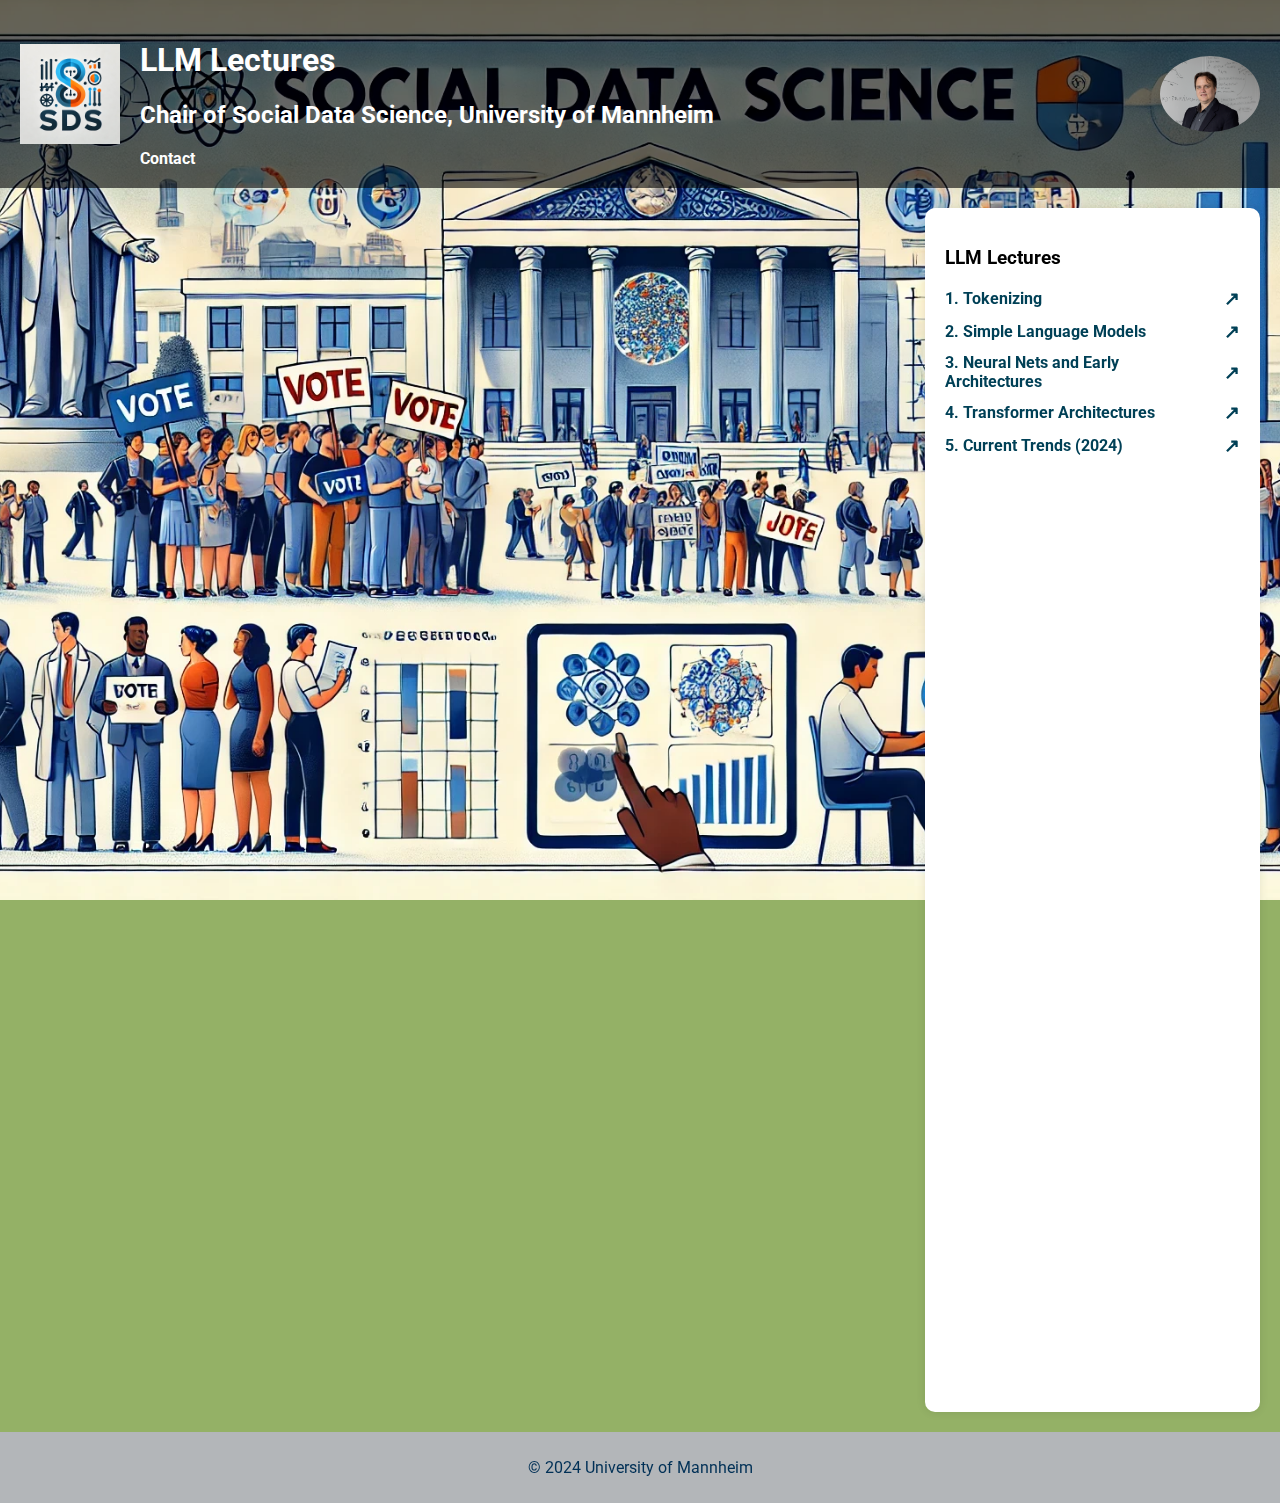
<file: LLM_lectures.html>
<!DOCTYPE html>
<html lang="en">
<head>
    <meta charset="UTF-8">
    <meta name="viewport" content="width=device-width, initial-scale=1.0">
    <title>LLM Lectures - Chair of Social Data Science</title>
    <link href="https://fonts.googleapis.com/css2?family=Roboto:wght@400;700&display=swap" rel="stylesheet">
    <link rel="stylesheet" href="css/styles.css">
    <script defer src="js/script.js"></script>
</head>
<body>
    <div class="container">
        <header class="banner">
            <div class="header-content">
                <img src="mannheimseal.jpeg" alt="Mannheim Seal" class="logo">
                <div class="title">
                    <h1>LLM Lectures</h1>
                    <h2>Chair of Social Data Science, University of Mannheim</h2>
                    <a href="contact.html" class="contact-link">Contact</a>
                </div>
                <img src="ratkovic.png" alt="Prof. Dr. Marc Ratkovic" class="profile-pic">
            </div>
        </header>
        <main class="main-content">
            <div class="content">
                <div class="left-frame">
                    <!-- Default iframe (Introduction) -->
                    <iframe id="slides-frame" src="https://docs.google.com/presentation/d/e/2PACX-1vSsiaMteWd3GKR-173qJvhwZMZ5wMlrgmWhXBDlj4knUwhXD7QUUfg76fYv_p0KMqvTSz2IgiOy7Wea/embed?start=false&loop=false&delayms=3000" frameborder="0" width="960" height="569" allowfullscreen="true" mozallowfullscreen="true" webkitallowfullscreen="true"></iframe>
                </div>
                <div class="right-frame">
                    <h3>LLM Lectures</h3>
                    <ul>
                        <li>
                            <a href="#" onclick="changeIframeSource('https://docs.google.com/presentation/d/e/2PACX-1vSsiaMteWd3GKR-173qJvhwZMZ5wMlrgmWhXBDlj4knUwhXD7QUUfg76fYv_p0KMqvTSz2IgiOy7Wea/embed?start=false&loop=false&delayms=3000')">1. Tokenizing</a>
                            <a href="https://docs.google.com/presentation/d/1hRLs6BjUi3Ejb3IEb3yxfFDf2IL7x1-_sM-p04oENuk/edit?usp=sharing" target="_blank" class="popout">↗</a>
                        </li>
                        <li>
                            <a href="#" onclick="changeIframeSource('https://docs.google.com/presentation/d/e/2PACX-1vSVFQu-UjviS483R-qFCUJlPuoA-2M7feTw6os902fNiyM47zy4e5a6RLyQH2yUbpjp4k-8VNLfETXo/embed?start=false&loop=false&delayms=3000')">2. Simple Language Models</a>
                            <a href="https://docs.google.com/presentation/d/1sUcADLIHtdhJEjNLrqQGCR5-iHvGa55Rv8ThJax555Q/edit?usp=sharing" target="_blank" class="popout">↗</a>
                        </li>
                        <li>
                            <a href="#" onclick="changeIframeSource('https://docs.google.com/presentation/d/e/2PACX-1vS-BtH7xbvX_8oF5tT2sOwfrXoWRCVzVLn2ybg0Qm1XRzFQQgJpXyEkwshhpZv3WoURMg-xHhUyZCCH/embed?start=false&loop=false&delayms=3000')">3. Neural Nets and Early Architectures</a>
                            <a href="https://docs.google.com/presentation/d/1KDRgeLJkMH6JIFGCISgfLzlm5tbB0papn9XUr02Cjhw/edit?usp=sharing" target="_blank" class="popout">↗</a>
                        </li>
                        <li>
                            <a href="#" onclick="changeIframeSource('https://docs.google.com/presentation/d/e/2PACX-1vSJJZ97yyyk1YiUOqflq-AMs_p5kf-Y09MFNWjBclLTAHR60pbr8_kp8bGqelY7xGOxFk-W4GO9eYiB/embed?start=false&loop=false&delayms=3000')">4. Transformer Architectures</a>
                            <a href="https://docs.google.com/presentation/d/1foe6xGrnXVBnWa2XMtDsNBXG_aaG9KDx4euDB95O2v0/edit?usp=sharing" target="_blank" class="popout">↗</a>
                        </li>
                        <li>
                            <a href="#" onclick="changeIframeSource('https://docs.google.com/presentation/d/e/2PACX-1vR2fHusc8sjf5-jC4QLpmC_jc7OyBf60XIdCSBxQdj0Jf_2CR1xchqT3QBDKj4aCxwRIqVacnN-w6QD/embed?start=false&loop=false&delayms=3000')">5. Current Trends (2024)</a>
                            <a href="https://docs.google.com/presentation/d/1XgZXNwMWAlV9RTvdjf_xzAYYWgrliHJVEqt_ahYagSc/edit?usp=sharing" target="_blank" class="popout">↗</a>
                        </li>
                    </ul>
                </div>
            </div>
        </main>
    </div>
    <footer>
        <p>&copy; 2024 University of Mannheim</p>
    </footer>
    <script>
        function changeIframeSource(src) {
            document.getElementById("slides-frame").src = src;
        }
    </script>
</body>
</html>
</file>
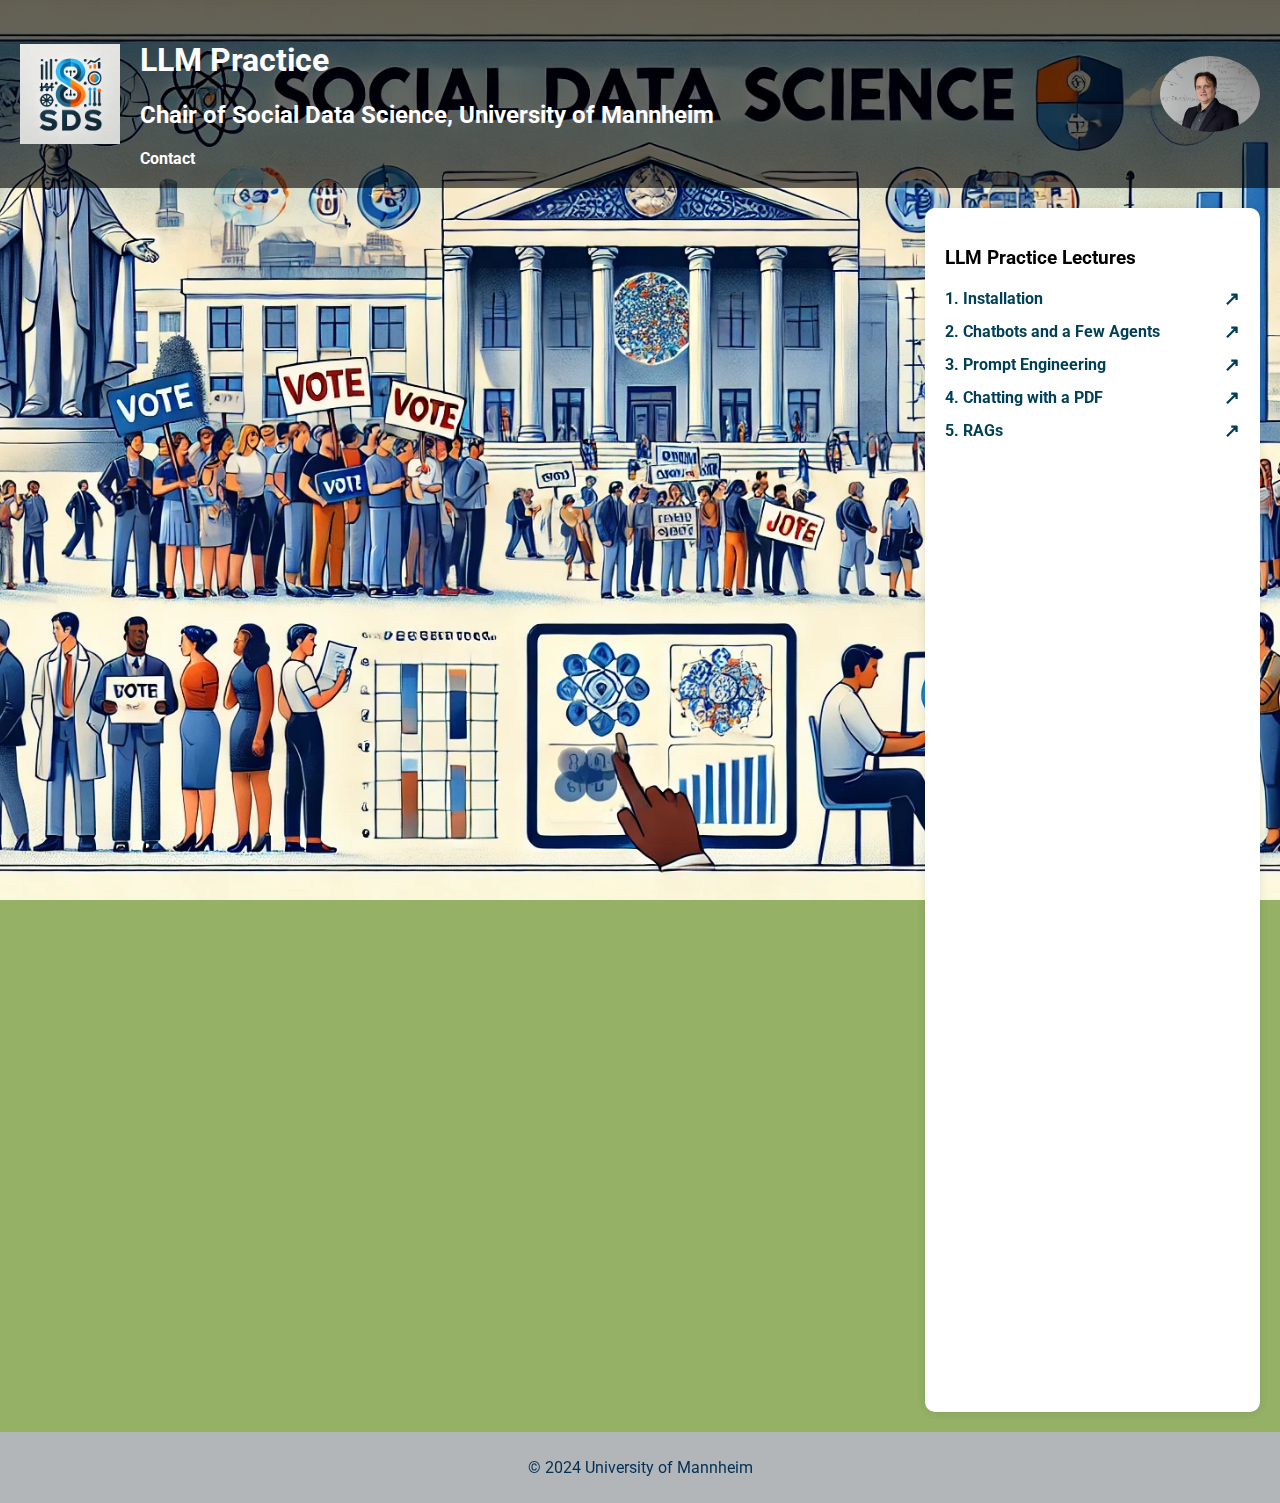
<file: LLM_practice.html>
<!DOCTYPE html>
<html lang="en">
<head>
    <meta charset="UTF-8">
    <meta name="viewport" content="width=device-width, initial-scale=1.0">
    <title>LLM Practice - Chair of Social Data Science</title>
    <link href="https://fonts.googleapis.com/css2?family=Roboto:wght@400;700&display=swap" rel="stylesheet">
    <link rel="stylesheet" href="css/styles.css">
    <script defer src="js/script.js"></script>
</head>
<body>
    <div class="container">
        <header class="banner">
            <div class="header-content">
                <img src="mannheimseal.jpeg" alt="Mannheim Seal" class="logo">
                <div class="title">
                    <h1>LLM Practice</h1>
                    <h2>Chair of Social Data Science, University of Mannheim</h2>
                    <a href="contact.html" class="contact-link">Contact</a>
                </div>
                <img src="ratkovic.png" alt="Prof. Dr. Marc Ratkovic" class="profile-pic">
            </div>
        </header>
        <main class="main-content">
            <div class="content">
                <div class="left-frame">
                    <!-- Default iframe (Installation) -->
                    <iframe id="slides-frame" src="https://docs.google.com/presentation/d/e/2PACX-1vS4damWmPZA87IOO4AHEkrnXMkX_l2evK5M6J4Fxx3xF8kSEYp6uLcx_wLwY3h9phdOQI2G3XwNckKb/embed?start=false&loop=false&delayms=3000" frameborder="0" width="960" height="569" allowfullscreen="true" mozallowfullscreen="true" webkitallowfullscreen="true"></iframe>
                </div>
                <div class="right-frame">
                    <h3>LLM Practice Lectures</h3>
                    <ul>
                        <li>
                            <a href="#" onclick="changeIframeSource('https://docs.google.com/presentation/d/e/2PACX-1vS4damWmPZA87IOO4AHEkrnXMkX_l2evK5M6J4Fxx3xF8kSEYp6uLcx_wLwY3h9phdOQI2G3XwNckKb/embed?start=false&loop=false&delayms=3000')">1. Installation</a>
                            <a href="https://docs.google.com/presentation/d/1HGXFVbtQr55-AMY74Qa60wxH3AetZTdn6jAbuNXSvVA/edit?usp=sharing" target="_blank" class="popout">↗</a>
                        </li>
                        <li>
                            <a href="#" onclick="changeIframeSource('https://docs.google.com/presentation/d/e/2PACX-1vSKozLYu22b21sEcQp0Rm15bHfaPRk9myx1M7a_Zk6GX1jInsW_QySLHywkRKETScfmgRIj1pusIJd6/embed?start=false&loop=false&delayms=3000')">2. Chatbots and a Few Agents</a>
                            <a href="https://docs.google.com/presentation/d/1laD_UswQ46bmOqiO70XkXAyXiah8xSVQCHOsjs_Bi8M/edit?usp=sharing" target="_blank" class="popout">↗</a>
                        </li>
                        <li>
                            <a href="#" onclick="changeIframeSource('https://docs.google.com/presentation/d/e/2PACX-1vRuThwAc2S08vRtgEcuRrM3sWXkmPJk0efC_nZgt-59HFbm8FGS3VirIWwIJas6vlS_9eeV0EVHqBGT/embed?start=false&loop=false&delayms=3000')">3. Prompt Engineering</a>
                            <a href="https://docs.google.com/presentation/d/18aDkgt6XzRiqY3PVJ2AW6uES-OdmfRMhYaKEivkMESE/edit?usp=sharing" target="_blank" class="popout">↗</a>
                        </li>
                        <li>
                            <a href="#" onclick="changeIframeSource('https://docs.google.com/presentation/d/e/2PACX-1vTmDHzRxJMpVz9kdk_v6Caky_lemlQMQPyiJcrwtwl3WmIh7ZENkGm97mY7AuSbKmFk5NimjxyjFe1y/embed?start=false&loop=false&delayms=3000')">4. Chatting with a PDF</a>
                            <a href="https://docs.google.com/presentation/d/1sv-lnmWcZM3hjCApLeJhER-wK7mqrUOHi4JupRZNe8I/edit?usp=sharing" target="_blank" class="popout">↗</a>
                        </li>
                        <li>
                            <a href="#" onclick="changeIframeSource('https://docs.google.com/presentation/d/e/2PACX-1vQzowpnmxZuicySTEKJB0Ymk0lmtJgzqGCrEHLSa_1KeCIljxW4AiU3PWXvVgToJgl6W3FIjWyciVif/embed?start=false&loop=false&delayms=3000')">5. RAGs</a>
                            <a href="https://docs.google.com/presentation/d/16e_T8mD6AO82z0twzbJ1bEh4-BiJILu9flMZ3YcfutU/edit?usp=sharing" target="_blank" class="popout">↗</a>
                        </li>
                    </ul>
                </div>
            </div>
        </main>
    </div>
    <footer>
        <p>&copy; 2024 University of Mannheim</p>
    </footer>
    <script>
        function changeIframeSource(src) {
            document.getElementById("slides-frame").src = src;
        }
    </script>
</body>
</html>
</file>
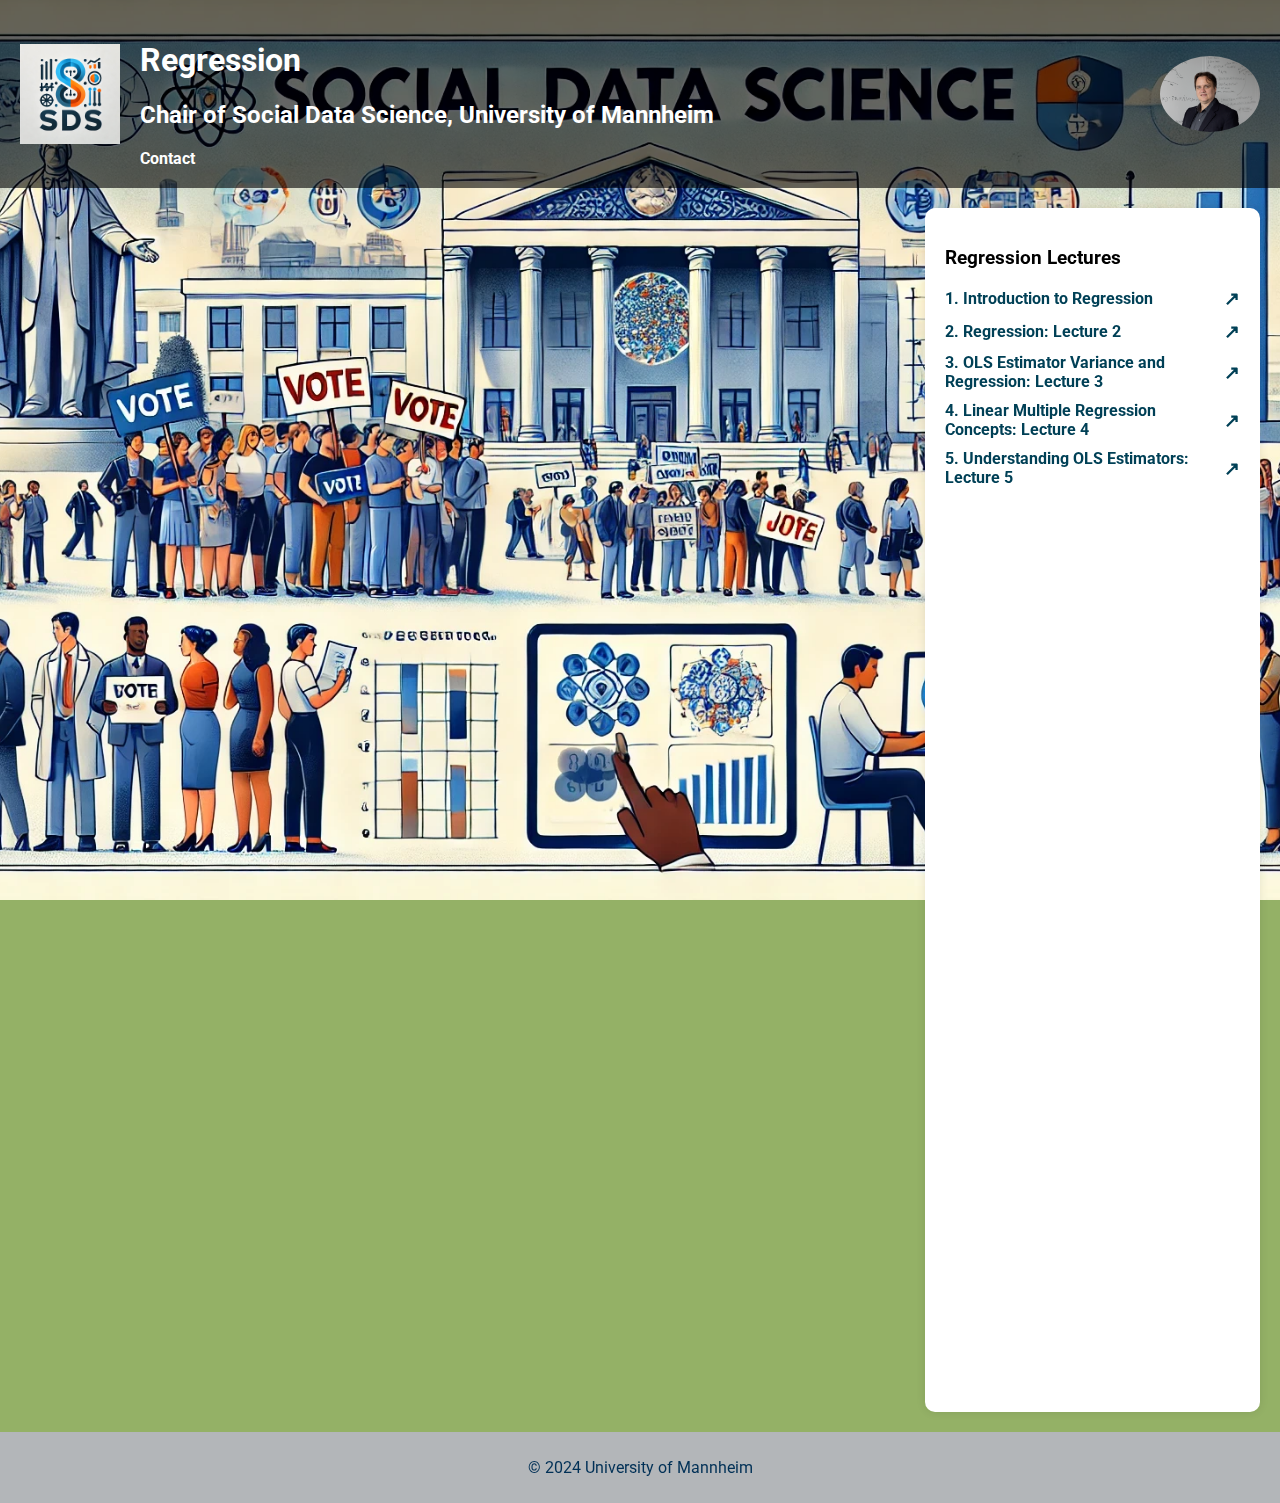
<file: regression.html>
<!DOCTYPE html>
<html lang="en">
<head>
    <meta charset="UTF-8">
    <meta name="viewport" content="width=device-width, initial-scale=1.0">
    <title>Regression - Chair of Social Data Science</title>
    <link href="https://fonts.googleapis.com/css2?family=Roboto:wght@400;700&display=swap" rel="stylesheet">
    <link rel="stylesheet" href="css/styles.css">
</head>
<body>
    <div class="container">
        <header class="banner">
            <div class="header-content">
                <img src="mannheimseal.jpeg" alt="Mannheim Seal" class="logo">
                <div class="title">
                    <h1>Regression</h1>
                    <h2>Chair of Social Data Science, University of Mannheim</h2>
                    <a href="contact.html" class="contact-link">Contact</a>
                </div>
                <img src="ratkovic.png" alt="Prof. Dr. Marc Ratkovic" class="profile-pic">
            </div>
        </header>
        <main class="main-content">
            <div class="content">
                <div class="left-frame">
                    <!-- Default iframe (Introduction) -->
                    <iframe id="slides-frame" src="https://docs.google.com/presentation/d/e/2PACX-1vSv6_uaJ0eUk_ySXLlU7mesz_IHPA5Sp1aOLOlSKVcSFYuLr81cWc-vEyDT3c9EsRsPBmUCQ5-_23Dv/embed?start=false&loop=false&delayms=3000" frameborder="0" width="960" height="569" allowfullscreen="true" mozallowfullscreen="true" webkitallowfullscreen="true"></iframe>
                </div>
                <div class="right-frame">
                    <h3>Regression Lectures</h3>
                    <ul>
                        <li>
                            <a href="#" onclick="changeIframeSource('https://docs.google.com/presentation/d/e/2PACX-1vSv6_uaJ0eUk_ySXLlU7mesz_IHPA5Sp1aOLOlSKVcSFYuLr81cWc-vEyDT3c9EsRsPBmUCQ5-_23Dv/embed?start=false&loop=false&delayms=3000')">1. Introduction to Regression</a>
                            <a href="https://docs.google.com/presentation/d/1Z5i9dVSm1RiDyaI9FKY3cNbhS1w3LO6qzdy16j2MGEc/edit?usp=sharing" target="_blank" class="popout">↗</a>
                        </li>
                        <li>
                            <a href="#" onclick="changeIframeSource('https://docs.google.com/presentation/d/e/2PACX-1vTo7SEiKTDPbZpkUt9zykuRMFaeRGpq6f8ofL33t0Pco1TWi888wHyeD7bX_BbIKI1wsIHFaiDzwvVF/embed?start=false&loop=false&delayms=3000')">2. Regression: Lecture 2</a>
                            <a href="https://docs.google.com/presentation/d/1D4uIiUxlmAAIUqiBbTIcHtXJqmVfjIs8eAXkiVK8Rqs/edit?usp=sharing" target="_blank" class="popout">↗</a>
                        </li>
                        <li>
                            <a href="#" onclick="changeIframeSource('https://docs.google.com/presentation/d/e/2PACX-1vTJaKDsatrb8BXKk9MnNwTq5Dyy1zlPIf2cR3wnEQXDiV0oZeuGo1LeJazWao2pkhmhuISQYcV-QFNl/embed?start=false&loop=false&delayms=3000')">3. OLS Estimator Variance and Regression: Lecture 3</a>
                            <a href="https://docs.google.com/presentation/d/1MUI7xNTewGc4tfv_LjWdSrjKGpLupi-oapAbUr16wsI/edit?usp=sharing" target="_blank" class="popout">↗</a>
                        </li>
                        <li>
                            <a href="#" onclick="changeIframeSource('https://docs.google.com/presentation/d/e/2PACX-1vRo5oKmqh1cTDgN8F-gri2Ed8SbEa_xYJchRycDGBqNkyulldVEA2_8_GceYosRY0eiUsmDfzjyWFAZ/embed?start=false&loop=false&delayms=3000')">4. Linear Multiple Regression Concepts: Lecture 4</a>
                            <a href="https://docs.google.com/presentation/d/1FMMBJMxTaVIEHQRWXhiWlqX6mNtqi9Y98aiyN34DuIQ/edit?usp=sharing" target="_blank" class="popout">↗</a>
                        </li>
                        <li>
                            <a href="#" onclick="changeIframeSource('https://docs.google.com/presentation/d/e/2PACX-1vTWuImnAQ6SOUqZWuMTGK147rR8REJuX4QSMj342TAyE8JQv1uvH6oCz50dUn_pJZh7VxQgyLXhWnNt/embed?start=false&loop=false&delayms=3000')">5. Understanding OLS Estimators: Lecture 5</a>
                            <a href="https://docs.google.com/presentation/d/12YsbhHkk2WKlAZgWOJVLIqFWe9RqQViWaMIOGzmFFnA/edit?usp=sharing" target="_blank" class="popout">↗</a>
                        </li>
                    </ul>
                </div>
            </div>
        </main>
    </div>
    <footer>
        <p>&copy; 2024 University of Mannheim</p>
    </footer>

    <script>
        // Function to dynamically change iframe source
        function changeIframeSource(src) {
            document.getElementById("slides-frame").src = src;
        }
    </script>
</body>
</html>
</file>
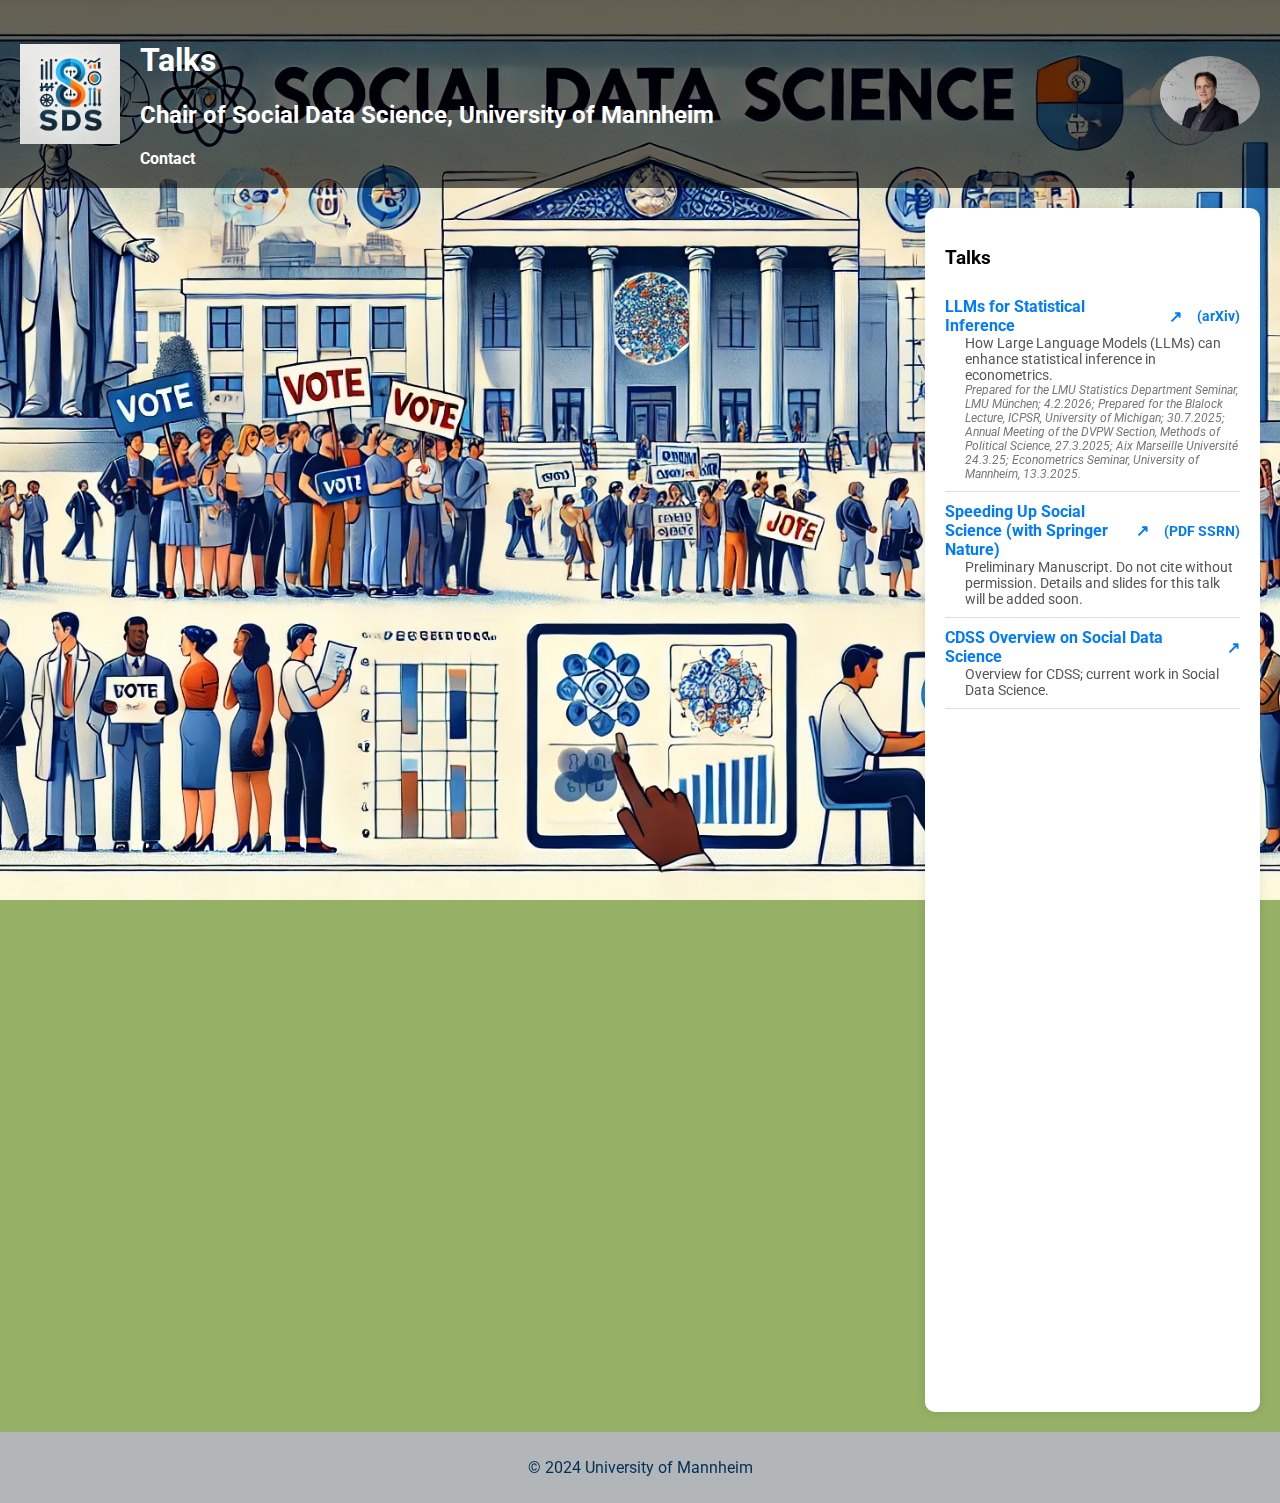
<file: talks.html>
<!DOCTYPE html>
<html lang="en">
<head>
    <meta charset="UTF-8">
    <meta name="viewport" content="width=device-width, initial-scale=1.0">
    <title>Talks - Chair of Social Data Science</title>
    <link href="https://fonts.googleapis.com/css2?family=Roboto:wght@400;700&display=swap" rel="stylesheet">
    <link rel="stylesheet" href="css/styles.css">
    <script defer src="js/script.js"></script>
    <style>
        .talk-item{display:flex;flex-direction:column;align-items:flex-start;padding:10px 0;border-bottom:1px solid #ddd;}
        .talk-title{display:flex;align-items:center;gap:5px;font-weight:bold;}
        .talk-title a{text-decoration:none;color:#007bff;}
        .popout{font-size:16px;color:#333;text-decoration:none;}
        .talk-description,.talk-meta{font-size:14px;color:#555;margin-left:20px;}
        .talk-meta{font-size:12px;color:#777;font-style:italic;}
    </style>
</head>
<body>
<div class="container">
    <header class="banner">
        <div class="header-content">
            <img src="mannheimseal.jpeg" alt="Mannheim Seal" class="logo">
            <div class="title">
                <h1>Talks</h1>
                <h2>Chair of Social Data Science, University of Mannheim</h2>
                <a href="contact.html" class="contact-link">Contact</a>
            </div>
            <img src="ratkovic.png" alt="Prof. Dr. Marc Ratkovic" class="profile-pic">
        </div>
    </header>

    <main class="main-content">
        <div class="content">
            <div class="left-frame">
                <iframe id="slides-frame"
                        src="https://docs.google.com/presentation/d/e/2PACX-1vT7BMf4tozKriPZMlJpz3AAXp7dVsOklICjPM3bD3EeIKz-0pkdbFEh2_Qb0zUGI2NnrGPDkFAuxeaD/embed?start=false&loop=false&delayms=3000"
                        frameborder="0" width="960" height="569" allowfullscreen></iframe>
            </div>

            <div class="right-frame">
                <h3>Talks</h3>

                <!-- Talk 1 -->
                <div class="talk-item">
                    <div class="talk-title">
                        <a href="#"
                           onclick="changeIframeSource('https://docs.google.com/presentation/d/e/2PACX-1vT7BMf4tozKriPZMlJpz3AAXp7dVsOklICjPM3bD3EeIKz-0pkdbFEh2_Qb0zUGI2NnrGPDkFAuxeaD/embed?start=false&loop=false&delayms=3000')">
                            LLMs for Statistical Inference
                        </a>
                        <a href="https://docs.google.com/presentation/d/1vCzX82rEe8xbJ7G3qOV_JqaPZzprV-yo5RVcfheKGRc/edit?usp=sharing"
                           target="_blank" class="popout">↗</a>
                        <a href="https://arxiv.org/abs/2506.23862"
                           target="_blank" class="popout" style="font-size:14px;">(arXiv)</a>
                    </div>
                    <span class="talk-description">
                        How Large Language Models (LLMs) can enhance statistical inference in econometrics.
                    </span>
                    <span class="talk-meta">
                        Prepared for the LMU Statistics Department Seminar, LMU München; 4.2.2026;
                        Prepared for the Blalock Lecture, ICPSR, University of Michigan; 30.7.2025;
                        Annual Meeting of the DVPW Section, Methods of Political Science, 27.3.2025;
                        Aix Marseille Université 24.3.25; Econometrics Seminar, University of Mannheim, 13.3.2025.
                    </span>
                </div>

                <!-- Talk 2 -->
                <div class="talk-item">
                    <div class="talk-title">
                        <a href="#"
                           onclick="changeIframeSource('https://docs.google.com/presentation/d/1PgEtW2J-7fZIxHZ6F9uR9If_MDJn5A4RtSOcyjAK5DA/embed?start=false&loop=false&delayms=3000')">
                           Speeding Up Social Science (with Springer Nature)
                        </a>
                        <a href="https://docs.google.com/presentation/d/1PgEtW2J-7fZIxHZ6F9uR9If_MDJn5A4RtSOcyjAK5DA/edit?usp=sharing"
                           target="_blank" class="popout">↗</a>
                        <a href="https://papers.ssrn.com/sol3/papers.cfm?abstract_id=5313034"
                           target="_blank" class="popout" style="font-size:14px;">(PDF&nbsp;SSRN)</a>
                    </div>
                    <span class="talk-description">
                        Preliminary Manuscript. Do not cite without permission. Details and slides for this talk will be added soon.
                    </span>
                </div>
<!-- Talk 3 -->
<div class="talk-item">
    <div class="talk-title">
        <a href="#"
           onclick="changeIframeSource('https://docs.google.com/presentation/d/e/2PACX-1vSmtKQxSAZuq3lmn-mkF3xsJOfqgaHrLdgw4fqd2xoAk_kB-LY5RHpt1S1uGZp79aQTpoUugyTCuCTN/pubembed?start=false&loop=false&delayms=3000')">
            CDSS Overview on Social Data Science
        </a>
        <a href="https://docs.google.com/presentation/d/1Rh9zRH4s8VNGbE7jh_rSBCJHxtCNXPxyv0bfCXLL0KE/edit?usp=sharing"
           target="_blank" class="popout">↗</a>
    </div>
    <span class="talk-description" style="margin-left:20px;">
        Overview for CDSS; current work in Social Data Science.
    </span>
</div>

            </div><!-- /.right-frame -->
        </div><!-- /.content -->
    </main>
</div>

<footer>
    <p>&copy; 2024 University of Mannheim</p>
</footer>

<script>
function changeIframeSource(src){
    document.getElementById('slides-frame').src = src;
}
</script>
</body>
</html>
</file>
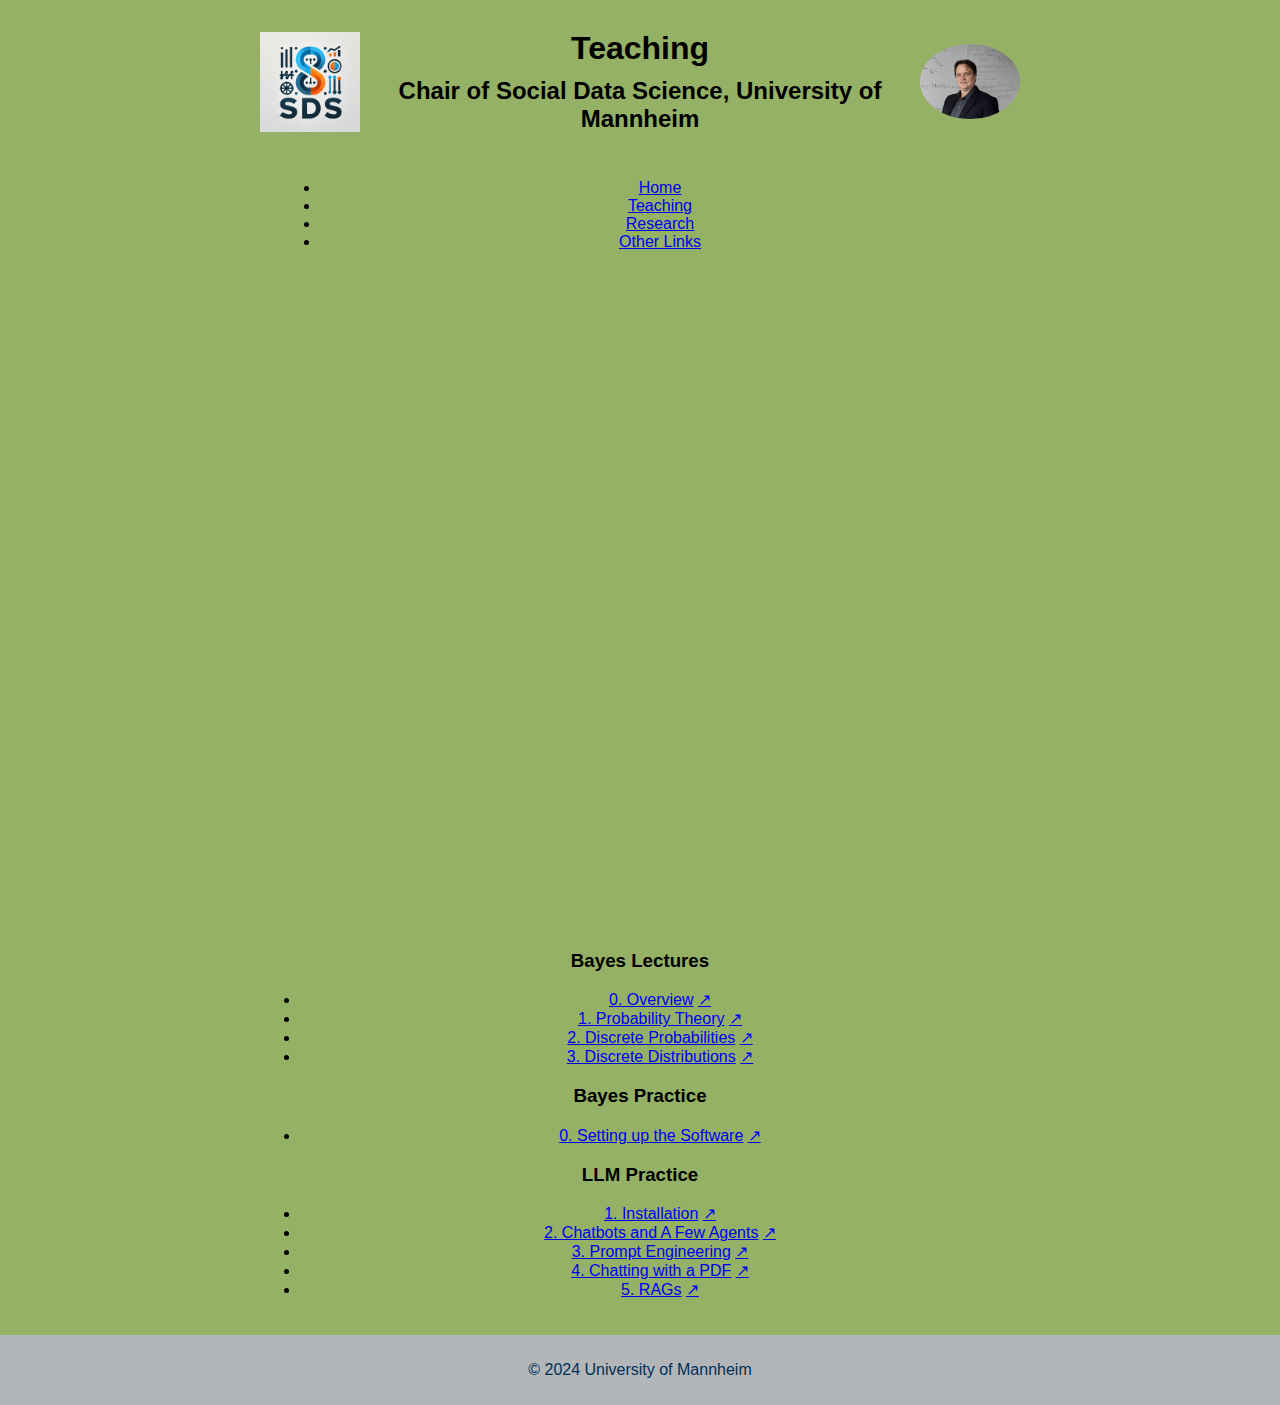
<file: teaching.html>
<!DOCTYPE html>
<html lang="en">
<head>
    <meta charset="UTF-8">
    <meta name="viewport" content="width=device-width, initial-scale=1.0">
    <title>Teaching - Chair of Social Data Science, University of Mannheim</title>
    <link href="https://fonts.googleapis.com/css2?family=Roboto:wght@400;700&display=swap" rel="stylesheet">
    <link rel="stylesheet" href="styles.css">
    <script defer src="script.js"></script>
</head>
<body>
    <div class="container">
        <header class="banner">
            <div class="header-content">
                <img src="mannheimseal.jpeg" alt="Mannheim Seal" class="logo">
                <div class="title">
                    <h1>Teaching</h1>
                    <h2>Chair of Social Data Science, University of Mannheim</h2>
                </div>
                <img src="ratkovic.png" alt="Prof. Dr. Marc Ratkovic" class="profile-pic">
            </div>
            <nav>
                <ul>
                    <li><a href="index.html">Home</a></li>
                    <li><a href="teaching.html">Teaching</a></li>
                    <li><a href="#">Research</a></li>
                    <li><a href="#">Other Links</a></li>
                </ul>
            </nav>
        </header>
        <main class="main-content">
            <div class="content">
                <div class="left-frame">
                    <iframe id="slides-frame" src="https://docs.google.com/presentation/d/e/2PACX-1vQxt6j-lFLSzdwF_VmZgmNRqgKGfKrd3HyGB_t8HoOPc9OEb82km7nLEJrFyNKp7q5TY-lJX1RVPSrP/embed?start=false&loop=false&delayms=3000" frameborder="0" width="100%" height="600px" allowfullscreen="true" mozallowfullscreen="true" webkitallowfullscreen="true"></iframe>
                </div>
                <div class="right-frame">
                    <h3>Bayes Lectures</h3>
                    <ul>
                        <li>
                            <a href="#" data-src="https://docs.google.com/presentation/d/e/2PACX-1vQxt6j-lFLSzdwF_VmZgmNRqgKGfKrd3HyGB_t8HoOPc9OEb82km7nLEJrFyNKp7q5TY-lJX1RVPSrP/embed?start=false&loop=false&delayms=3000">0. Overview</a>
                            <a href="https://docs.google.com/presentation/d/e/2PACX-1vQxt6j-lFLSzdwF_VmZgmNRqgKGfKrd3HyGB_t8HoOPc9OEb82km7nLEJrFyNKp7q5TY-lJX1RVPSrP/embed?start=false&loop=false&delayms=3000" target="_blank" class="popout">↗</a>
                        </li>
                        <li>
                            <a href="#" data-src="https://docs.google.com/presentation/d/e/2PACX-1vTAu0q8wEw7Pc1YQlPEGO8qDT3rWftcFrLfuzcj5NPT9g8YEVqMm8bgNjEb2ttS2lKQZQWVt-pBd0SW/embed?start=false&loop=false&delayms=3000">1. Probability Theory</a>
                            <a href="https://docs.google.com/presentation/d/e/2PACX-1vTAu0q8wEw7Pc1YQlPEGO8qDT3rWftcFrLfuzcj5NPT9g8YEVqMm8bgNjEb2ttS2lKQZQWVt-pBd0SW/embed?start=false&loop=false&delayms=3000" target="_blank" class="popout">↗</a>
                        </li>
                        <li>
                            <a href="#" data-src="https://docs.google.com/presentation/d/e/2PACX-1vQ6DUdnc3HbQqZEx9Qoc8HD_HdkIjiJ3fSNJVHzdZ_ioMy2FSiL8-ct3Sg5UJNFI3nYMPruWjHxN7Ch/embed?start=false&loop=false&delayms=3000">2. Discrete Probabilities</a>
                            <a href="https://docs.google.com/presentation/d/e/2PACX-1vQ6DUdnc3HbQqZEx9Qoc8HD_HdkIjiJ3fSNJVHzdZ_ioMy2FSiL8-ct3Sg5UJNFI3nYMPruWjHxN7Ch/embed?start=false&loop=false&delayms=3000" target="_blank" class="popout">↗</a>
                        </li>
                        <li>
                            <a href="#" data-src="https://docs.google.com/presentation/d/e/2PACX-1vRUU0gHiyTg8SiRIv4ZxOkr4lTCmtcSwGQxfdj6qleShAbVac8K_r9cjYlCQNm_6JoA3ZBw7Jh1V2SJ/embed?start=false&loop=false&delayms=3000">3. Discrete Distributions</a>
                            <a href="https://docs.google.com/presentation/d/e/2PACX-1vRUU0gHiyTg8SiRIv4ZxOkr4lTCmtcSwGQxfdj6qleShAbVac8K_r9cjYlCQNm_6JoA3ZBw7Jh1V2SJ/embed?start=false&loop=false&delayms=3000" target="_blank" class="popout">↗</a>
                        </li>
                    </ul>
                    <h3>Bayes Practice</h3>
                    <ul>
                        <li>
                            <a href="#" data-src="https://docs.google.com/presentation/d/e/2PACX-1vS5OvZCuQVc_nNlyzz0QpOJHIdNwdTWOy_UY-5XLaWy6xrH6mjGQvoxkbfaSVWVBu_V_KoJuRf04OHS/embed?start=false&loop=false&delayms=3000">0. Setting up the Software</a>
                            <a href="https://docs.google.com/presentation/d/e/2PACX-1vS5OvZCuQVc_nNlyzz0QpOJHIdNwdTWOy_UY-5XLaWy6xrH6mjGQvoxkbfaSVWVBu_V_KoJuRf04OHS/embed?start=false&loop=false&delayms=3000" target="_blank" class="popout">↗</a>
                        </li>
                    </ul>
                    <h3>LLM Practice</h3>
                    <ul>
                        <li>
                            <a href="#" data-src="https://docs.google.com/presentation/d/e/2PACX-1vS4damWmPZA87IOO4AHEkrnXMkX_l2evK5M6J4Fxx3xF8kSEYp6uLcx_wLwY3h9phdOQI2G3XwNckKb/embed?start=false&loop=false&delayms=3000">1. Installation</a>
                            <a href="https://docs.google.com/presentation/d/e/2PACX-1vS4damWmPZA87IOO4AHEkrnXMkX_l2evK5M6J4Fxx3xF8kSEYp6uLcx_wLwY3h9phdOQI2G3XwNckKb/embed?start=false&loop=false&delayms=3000" target="_blank" class="popout">↗</a>
                        </li>
                        <li>
                            <a href="#" data-src="https://docs.google.com/presentation/d/e/2PACX-1vSKozLYu22b21sEcQp0Rm15bHfaPRk9myx1M7a_Zk6GX1jInsW_QySLHywkRKETScfmgRIj1pusIJd6/embed?start=false&loop=false&delayms=3000">2. Chatbots and A Few Agents</a>
                            <a href="https://docs.google.com/presentation/d/e/2PACX-1vSKozLYu22b21sEcQp0Rm15bHfaPRk9myx1M7a_Zk6GX1jInsW_QySLHywkRKETScfmgRIj1pusIJd6/embed?start=false&loop=false&delayms=3000" target="_blank" class="popout">↗</a>
                        </li>
                        <li>
                            <a href="#" data-src="https://docs.google.com/presentation/d/e/2PACX-1vRuThwAc2S08vRtgEcuRrM3sWXkmPJk0efC_nZgt-59HFbm8FGS3VirIWwIJas6vlS_9eeV0EVHqBGT/embed?start=false&loop=false&delayms=3000">3. Prompt Engineering</a>
                            <a href="https://docs.google.com/presentation/d/e/2PACX-1vRuThwAc2S08vRtgEcuRrM3sWXkmPJk0efC_nZgt-59HFbm8FGS3VirIWwIJas6vlS_9eeV0EVHqBGT/embed?start=false&loop=false&delayms=3000" target="_blank" class="popout">↗</a>
                        </li>
                        <li>
                            <a href="#" data-src="https://docs.google.com/presentation/d/e/2PACX-1vTmDHzRxJMpVz9kdk_v6Caky_lemlQMQPyiJcrwtwl3WmIh7ZENkGm97mY7AuSbKmFk5NimjxyjFe1y/embed?start=false&loop=false&delayms=3000">4. Chatting with a PDF</a>
                            <a href="https://docs.google.com/presentation/d/e/2PACX-1vTmDHzRxJMpVz9kdk_v6Caky_lemlQMQPyiJcrwtwl3WmIh7ZENkGm97mY7AuSbKmFk5NimjxyjFe1y/embed?start=false&loop=false&delayms=3000" target="_blank" class="popout">↗</a>
                        </li>
                        <li>
                            <a href="#" data-src="https://docs.google.com/presentation/d/e/2PACX-1vQzowpnmxZuicySTEKJB0Ymk0lmtJgzqGCrEHLSa_1KeCIljxW4AiU3PWXvVgToJgl6W3FIjWyciVif/embed?start=false&loop=false&delayms=3000">5. RAGs</a>
                            <a href="https://docs.google.com/presentation/d/e/2PACX-1vQzowpnmxZuicySTEKJB0Ymk0lmtJgzqGCrEHLSa_1KeCIljxW4AiU3PWXvVgToJgl6W3FIjWyciVif/embed?start=false&loop=false&delayms=3000" target="_blank" class="popout">↗</a>
                        </li>
                    </ul>
                </div>
            </div>
        </main>
    </div>
    <footer>
        <p>&copy; 2024 University of Mannheim</p>
    </footer>
</body>
</html>
</file>
<file: css/tooplate-style.css>
/*

Template 2106 Soft Landing

http://www.tooplate.com/view/2106-soft-landing
	
*/
 
  @import url('https://fonts.googleapis.com/css?family=Open+Sans:300,300i,400');

  body {
    font-family: 'Open Sans', sans-serif;
    overflow-x: hidden;
    background: #f9f9f9;
  }



  /*---------------------------------------
     TYPOGRAPHY              
  -----------------------------------------*/

  h1,h2,h3,h4,h5,h6 {
    font-weight: 300;
    line-height: normal;
  }

  h1 {
    font-size: 3em;
  }

  h2 {
    color: #353535;
    font-size: 2em;
  }

  p {
    color: #757575;
    font-size: 14px;
    font-weight: normal;
    line-height: 24px;
  }



  /*---------------------------------------
     GENERAL               
  -----------------------------------------*/

  html{
    -webkit-font-smoothing: antialiased;
  }

  a {
    color: #202020;
    text-decoration: none !important;
  }

  a,
  input, button,
  .form-control {
    -webkit-transition: 0.5s;
    transition: 0.5s;
  }

  a:hover, a:active, a:focus {
    color: #29ca8e;
    outline: none;
  }

  ::-webkit-scrollbar{
    width: 8px;
    height: 8px;
  }

  ::-webkit-scrollbar-thumb {
    cursor: pointer;
    background: #202020;
  }

  .section-title {
    padding-bottom: 40px;
  }

  section {
    position: relative;
    padding: 100px 0;
  }

  #contact,
  footer {
    background: #ffffff;
    text-align: center;
  }

  .overlay {
    background: #536976;  /* fallback for old browsers */
    background: -webkit-linear-gradient(to right, #292E49, #536976);  /* Chrome 10-25, Safari 5.1-6 */
    background: linear-gradient(to right, #292E49, #536976); /* W3C, IE 10+/ Edge, Firefox 16+, Chrome 26+, Opera 12+, Safari 7+ */
    opacity: 0.9;
    position: absolute;
    top: 0;
    right: 0;
    bottom: 0;
    left: 0;
    width: 100%;
    height: 100%;
  }

  .online-form {
    position: relative;
  }

  .online-form .form-control {
    border-color: #f0f0f0;
    display: inline-block;
    vertical-align: top;
    border-radius: 50px;
    box-shadow: none;
    height: 50px;
    margin-right: 0.5em;
    padding-left: 15px;
  }

  .online-form input[type="email"] {
    width: 60%;
  }

  .online-form button {
    background: #29ca8e;
    border: 0;
    color: #ffffff;
    position: absolute;
    right: 6em;
    width: 25%;
  }

  .online-form button:hover {
    background: #202020;
    color: #ffffff;
  }



  /*---------------------------------------
     BUTTONS               
  -----------------------------------------*/

  .section-btn {
    background: #29ca8e;
    border: 0;
    border-radius: 50px;
    color: #ffffff;
    font-size: 16px;
    font-weight: normal;
    padding: 12px 30px;
    transition: 0.5s 0.2s;
  }

  .section-btn:hover,
  .section-btn:focus {
    background: #202020;
    color: #ffffff;
  }



  /*---------------------------------------
       PRE LOADER              
  -----------------------------------------*/

  .preloader {
    position: fixed;
    top: 0;
    left: 0;
    width: 100%;
    height: 100%;
    z-index: 99999;
    display: flex;
    flex-flow: row nowrap;
    justify-content: center;
    align-items: center;
    background: none repeat scroll 0 0 #ffffff;
  }

  .spinner {
    border: 1px solid transparent;
    border-radius: 3px;
    position: relative;
  }

  .spinner:before {
    content: '';
    box-sizing: border-box;
    position: absolute;
    top: 50%;
    left: 50%;
    width: 45px;
    height: 45px;
    margin-top: -10px;
    margin-left: -10px;
    border-radius: 50%;
    border: 1px solid #575757;
    border-top-color: #ffffff;
    animation: spinner .9s linear infinite;
  }

  @-webkit-@keyframes spinner {
    to {transform: rotate(360deg);}
  }

  @keyframes spinner {
    to {transform: rotate(360deg);}
  }



  /*---------------------------------------
      MENU              
  -----------------------------------------*/

  .custom-navbar {
    border: none;
    margin-bottom: 0;
    padding: 25px 0;
  }

  .custom-navbar .navbar-brand {
    color: #ffffff;
    font-size: 25px;
    font-weight: 500;
    letter-spacing: -1px;
  }

  .top-nav-collapse {
    background: #ffffff;
  }

  .custom-navbar .navbar-nav {
    margin-left: 6em;
  }

  .custom-navbar .nav li a {
    font-size: 16px;
    font-weight: normal;
    color: #f0f0f0;
    padding-right: 22px;
    padding-left: 22px;
  }

  .custom-navbar .nav li a:hover {
    background: transparent;
    color: #29ca8e;
  }

  .custom-navbar .navbar-nav > li > a:hover,
  .custom-navbar .navbar-nav > li > a:focus {
    background-color: transparent;
  }

  .custom-navbar .nav li.active > a {
    background-color: transparent;
    color: #29ca8e;
  }

  .custom-navbar .navbar-toggle {
    border: none;
    padding-top: 10px;
  }

  .custom-navbar .navbar-toggle {
    background-color: transparent;
  }

  .custom-navbar .navbar-toggle .icon-bar {
    background: #29ca8e;
    border-color: transparent;
  }

  @media(min-width:768px) {
    .custom-navbar {
      border-bottom: 0;
      background: 0 0; 
    }

    .custom-navbar.top-nav-collapse {
      background: #ffffff;
      -webkit-box-shadow: 0 1px 30px rgba(0, 0, 0, 0.1);
      -moz-box-shadow: 0 1px 30px rgba(0, 0, 0, 0.1);
      box-shadow: 0 1px 30px rgba(0, 0, 0, 0.1);
      padding: 10px 0;
    }

    .top-nav-collapse .navbar-brand {
      color: #252525;
    }

    .top-nav-collapse .nav li a {
      color: #575757;
    }

    .top-nav-collapse .nav .section-btn a {
      color: #ffffff;
    }
  }



  /*---------------------------------------
      HOME          
  -----------------------------------------*/

  #home {
    background: url('../images/home-bg.jpg') no-repeat center center;
    background-size: cover;
    vertical-align: middle;
    display: -webkit-box;
    display: -webkit-flex;
    display: -ms-flexbox;
    display: flex;
    -webkit-box-align: center;
    -webkit-align-items: center;
    -ms-flex-align: center;
    align-items: center;
    min-height: 100vh;
    position: relative;
    padding-top: 12em;
    text-align: center;
  }

  #home h1 {
    color: #ffffff;
    margin-top: 10px;
    margin-bottom: 40px;
  }

  .home-info {
    margin-top: 7em;
  }

  .home-info h3 {
    color: #f0f0f0;
    font-size: 11px;
    font-weight: bold;
    letter-spacing: 4px;
    text-transform: uppercase;
    margin: 10px 0;
  }
  


  /*---------------------------------------
      FEATURE              
  -----------------------------------------*/

  #feature {
    background: #ffffff;
  }

  #feature .nav-tabs {
    border-bottom: 0;
  }

  #feature .nav>li>a {
    padding: 8px 0;
  }

  #feature .nav-tabs>li>a {
    color: #999999;
    font-size: 18px;
    border: 0;
    border-bottom: 3px solid transparent;
    border-radius: 0;
    margin-right: 35px;
  }

  #feature .nav-tabs>li.active>a, 
  #feature .nav-tabs>li.active>a:focus, 
  #feature .nav-tabs>li.active>a:hover {
    background: transparent;
    color: #202020;
    border-bottom: 3px solid #29ca8e;
  }

  #feature .nav>li>a:focus, 
  #feature .nav>li>a:hover {
    background: transparent;
    border-bottom: 3px solid #29ca8e;
    color: #202020;
  }

  #feature .tab-content {
    margin-top: 50px;
  }

  .tab-pane-item {
    margin: 20px 0;
  }

  .tab-pane-item h2 {
    margin: 0 0 5px 0;
  }

  .feature-image {
    position: absolute;
    bottom: -27em;
  }



  /*---------------------------------------
      ABOUT              
  -----------------------------------------*/

  #about .col-md-4 {
    margin: 0;
    padding: 0;
  }

  .team-thumb {
    background: #ffffff;
    position: relative;
    overflow: hidden;
  }

  .team-thumb-up:after {
    display: block;
    margin: 0 auto;
    position: absolute;
    top: -15px;
    right: 0;
    left: 0;
    content: "";
    width: 0;
    height: 0;
    border-right: 15px solid transparent;
    border-left: 15px solid transparent;
    border-bottom: 15px solid #ffffff;
  }

  .team-thumb-down:after {
    display: block;
    margin: 0 auto;
    position: absolute;
    bottom: -15px;
    right: 0;
    left: 0;
    content: "";
    width: 0;
    height: 0;
    border-right: 15px solid transparent;
    border-left: 15px solid transparent;
    border-top: 15px solid #ffffff;
  }

  .team-info {
    position: relative;
    padding: 40px;
  }

  .team-info h2 {margin: 0;}

  .team-info small {
    display: block;
    font-size: 18px;
    margin: 5px 0 10px 0;
  }

  .team-thumb img {
    width: 100%;
  }



  /*---------------------------------------
      TESTIMONIAL           
  -----------------------------------------*/

  #testimonial {
    background: #ffffff;
  }

  #testimonial .col-md-6 {
    margin: 0;
    padding: 0;
  }

  #testimonial .section-title {
    padding-bottom: 0;
  }

  #testimonial h1 {
    color: #ffffff;
  }

  .testimonial-image {
    background: url('../images/testimonial-image.jpg') no-repeat center center;
    background-size: cover;
    width: 100%;
    height: 65vh;
  }

  .testimonial-info {
    background: #202020;
    padding: 60px;
    height: 65vh;
  }

  .testimonial-info h3 {
    color: #d9d9d9;
    font-style: italic;
    margin-top: 5px;
  }

  .testimonial-info .item {
    display: block;
    width: 100%;
  }

  .testimonial-item {
    margin: 20px 0;
  }

  .owl-carousel .owl-item img,
  .testimonial-item img,
  .testimonial-item h4 {
    color: #d9d9d9;
    display: inline-block;
    vertical-align: top;
  }

  .owl-carousel .owl-item img,
  .testimonial-item img {
    border: 3px solid #ffffff;
    border-radius: 100px;
    width: 60px;
    height: 60px;
    margin-right: 10px;
  }



  /*---------------------------------------
      PRICING             
  -----------------------------------------*/

  #about .section-title,
  #pricing .section-title {
    text-align: center;
  }

  #pricing .col-md-4 {
    margin: 0;
    padding: 0;
  }

  #pricing .col-md-4:last-child .pricing-thumb {
    border-right: 0;
  }

  .pricing-thumb {
    background: #ffffff;
    border-right: 2px solid #f0f0f0;
    padding: 20px 40px;
  }

  .pricing-title {
    padding-bottom: 5px;
  }

  .pricing-info {
    border-top: 2px solid #f0f0f0;
    border-bottom: 2px solid #f0f0f0;
  }

  .pricing-info,
  .pricing-bottom {
    padding: 20px 0;
  }

  .pricing-info p {
    font-size: 16px;
  }

  .pricing-bottom {
    position: relative;
  }

  .pricing-bottom span {
    font-size: 20px;
  }

  .pricing-btn {
    position: absolute;
    top: 15px;
    right: 0;
    display: inline-block;
  }



  /*---------------------------------------
      CONTACT             
  -----------------------------------------*/

  #contact-form .col-md-12,
  #contact-form .col-md-4 {
    padding-left: 0;
  }

  #contact-form .form-control {
    background: transparent;
    border: 0;
    border-bottom: 3px solid #f0f0f0;
    border-radius: 0;
    box-shadow: none;
    margin: 10px 0;
  }

  #contact-form .form-control:focus {
    border-bottom-color: #202020;
  }

  #contact-form input {
    height: 50px;
  }

  #contact-form input[type='submit'] {
    background: #202020;
    border-radius: 50px;
    border: 0;
    color: #ffffff;
  }

  #contact-form input[type='submit']:hover {
    background: #29ca8e;
    color: #ffffff;
  }
  


  /*---------------------------------------
     FOOTER              
  -----------------------------------------*/

  footer {
    padding-bottom: 80px;
  }

  .copyright-text p {
    margin: 5px;
  }



  /*---------------------------------------
     SOCIAL ICON              
  -----------------------------------------*/

  .social-icon {
    position: relative;
    padding: 0;
    margin: 0;
  }

  .social-icon li {
    display: inline-block;
    list-style: none;
  }

  .social-icon li a {
    border-radius: 50px;
    color: #202020;
    font-size: 15px;
    width: 35px;
    height: 35px;
    line-height: 35px;
    text-decoration: none;
    text-align: center;
    position: relative;
    margin: 5px 5px 5px 0;
  }

  .social-icon li a:hover {
    background: #536976;
    color: #ffffff;
  }



  /*---------------------------------------
     RESPONSIVE STYLES              
  -----------------------------------------*/

  @media only screen and (max-width: 1200px) {

    .custom-navbar .navbar-nav {
      margin-left: 3em;
    }

    .home-info {
      margin-top: 0;
    }
  }


  @media only screen and (max-width: 992px) {

    section {
      padding: 60px 0;
    }

    .custom-navbar .navbar-nav {
      margin-left: 0;
    }

    .custom-navbar .nav li a {
      font-size: 14px;
      padding-right: 15px;
      padding-left: 15px;
    }

    #feature .nav-tabs>li>a {
      font-size: 16px;
      margin-right: 20px;
    }

    .feature-image {
      bottom: -24em;
    }

    .pricing-thumb {
      margin-bottom: 30px;
    }

    footer {
      padding-bottom: 40px;
    }
  }


  @media screen and (max-width: 767px) {

    .section-title {
      padding-bottom: 20px;
    }

    .custom-navbar {
      background: #ffffff;
      -webkit-box-shadow: 0 1px 30px rgba(0, 0, 0, 0.1);
      -moz-box-shadow: 0 1px 30px rgba(0, 0, 0, 0.1);
      box-shadow: 0 1px 30px rgba(0, 0, 0, 0.1);
      padding: 10px 0;
      text-align: center;
    }

    .custom-navbar .nav li a {
      line-height: normal;
      padding: 5px;
    }

    .custom-navbar .navbar-brand,
    .top-nav-collapse .navbar-brand {
      color: #202020;
      font-weight: normal;
    }

    .custom-navbar .nav li a,
    .top-nav-collapse .nav li a {
      color: #656565;
    }

    .feature-image {
      position: relative;
      bottom: 0;
    }

    #about .col-md-4:nth-child(3n) .team-thumb {
      display: flex;
      -webkit-box-orient: vertical;
      flex-direction: column-reverse;
      -webkit-flex-direction: column-reverse;
      -ms-flex-direction: column-reverse;
    }

    .team-thumb-down:after {
      top: -15px;
      bottom: inherit;
      border-top: inherit;
      border-bottom: 15px solid #ffffff;
    }

    .testimonial-image,
    .testimonial-info {
      height: 85vh;
    }

    .testimonial-info {
      padding: 30px;
    }
  }


  @media screen and (max-width: 480px) {

    .online-form input[type="email"],
    .online-form .form-control {
      width: 85%;
    }

    .online-form .form-control {
      display: block;
      margin: 20px auto;
    }

    .online-form button {
      position: relative;
      right: 0;
    }

    .testimonial-image,
    .testimonial-info {
      height: 65vh;
    }
  }
</file>
<file: css/styles.css>
body {
    font-family: 'Roboto', sans-serif;
    margin: 0;
    padding: 0;
    background-color: rgb(148, 177, 102);
    background-image: url('socialdatasciencecollage.png'); /* Add the collage background */
    background-size: cover; /* Ensure the image covers the entire background */
    background-attachment: fixed; /* Fix the background while scrolling */
    background-position: center; /* Center the background image */
    color: rgb(0, 0, 0);
}

.container {
    min-height: calc(100vh - 40px); /* Ensures footer stays at the bottom */
    display: flex;
    flex-direction: column;
}

.banner {
    background: rgba(0, 0, 0, 0.6); /* Semi-transparent background for readability */
    color: white;
    z-index: 1;
}

.header-content {
    display: flex;
    align-items: center;
    justify-content: space-between;
    padding: 20px;
}

/* Rest of your CSS */


/* Existing Styles - no changes needed */

body {
    font-family: 'Roboto', sans-serif;
    margin: 0;
    padding: 0;
    background-color: rgb(148, 177, 102);
    color: rgb(0, 0, 0);
}

.container {
    min-height: calc(100vh - 40px); /* Ensures footer stays at the bottom */
    display: flex;
    flex-direction: column;
}

.banner {
    background: rgba(0, 0, 0, 0.6); /* Semi-transparent background for readability */
    color: white;
    z-index: 1;
}

.header-content {
    display: flex;
    align-items: center;
    justify-content: space-between;
    padding: 20px;
}

.title {
    flex-grow: 1;
    padding: 0 20px;
}

.contact-link {
    display: block;
    margin-top: 10px;
    color: white;
    text-decoration: none;
    font-weight: bold;
}

.contact-link:hover {
    color: #ffd700;
}

.logo {
    width: 100px;
    height: auto;
}

.profile-pic {
    width: 100px;
    height: auto;
    border-radius: 50%;
}

.main-content {
    background: url('socialdatasciencecollage.png') no-repeat center center fixed;
    background-size: cover;
    flex-grow: 1;
    display: flex;
    align-items: center;
    justify-content: center;
}

.boxes {
    display: flex;
    justify-content: space-between;
    padding: 40px 20px;
    width: 100%;
    max-width: 1200px;
    margin: 0 auto;
}

.box {
    background-color: white;
    padding: 20px;
    width: 30%;
    box-shadow: 0 0 10px rgba(0, 0, 0, 0.1);
    border-radius: 10px;
    transition: transform 0.3s, box-shadow 0.3s;
}

.box:hover {
    transform: translateY(-10px);
    box-shadow: 0 15px 20px rgba(0, 0, 0, 0.2);
}

.contact-info {
    background-color: white;
    padding: 20px;
    box-shadow: 0 0 10px rgba(0, 0, 0, 0.1);
    border-radius: 10px;
    width: 50%;
    margin: 40px auto;
    text-align: center;
}

form {
    display: flex;
    flex-direction: column;
    align-items: flex-start;
}

label {
    margin: 10px 0 5px;
}

input[type="text"],
input[type="email"],
textarea {
    width: 100%;
    padding: 8px;
    margin-bottom: 10px;
    border: 1px solid #ccc;
    border-radius: 4px;
}

textarea {
    resize: vertical;
}

input[type="submit"] {
    padding: 10px 20px;
    background-color: #004056;
    color: white;
    border: none;
    border-radius: 4px;
    cursor: pointer;
    font-size: 16px;
}

input[type="submit"]:hover {
    background-color: #003345;
}

footer {
    background-color: rgb(179, 182, 185);
    color: rgb(0, 48, 86);
    padding: 10px;
    text-align: center;
}

nav {
    margin-top: 10px;
}

nav ul {
    list-style-type: none;
    padding: 0;
    display: flex;
    justify-content: center;
    margin: 20px 0;
}

nav ul li {
    margin: 0 15px;
    position: relative; /* Needed for dropdown positioning */
}

nav ul li a {
    text-decoration: none;
    color: white;
    font-weight: bold;
    transition: color 0.3s;
}

nav ul li a:hover {
    color: #ffa500;
}

/* Dropdown Menu Styles */
nav ul li ul {
    display: none; /* Hidden by default */
    position: absolute;
    background-color: #333; /* Background of dropdown */
    list-style-type: none;
    padding: 0;
    top: 100%; /* Align just below the parent menu */
    left: 0;
    min-width: 200px; /* Set the minimum width */
    z-index: 10; /* Ensures the dropdown is on top */
}

nav ul li ul li {
    padding: 10px;
}

nav ul li ul li a {
    color: white; /* Dropdown link color */
    text-decoration: none;
    display: block;
    padding: 10px;
}

nav ul li ul li a:hover {
    background-color: #444; /* Hover background for dropdown items */
}

nav ul li:hover ul {
    display: block; /* Show dropdown on hover */
}

/* Content and Frames */
.content {
    display: flex;
    width: 100%;
    padding: 20px;
}

.left-frame {
    flex: 3;
    margin-right: 20px;
}

.right-frame {
    flex: 1;
    background-color: white;
    padding: 20px;
    box-shadow: 0 0 10px rgba(0, 0, 0, 0.1);
    border-radius: 10px;
}

.right-frame ul {
    list-style-type: none;
    padding: 0;
}

.right-frame ul li {
    display: flex;
    justify-content: space-between;
    align-items: center;
    margin-bottom: 10px;
}

.right-frame ul li a {
    color: #004056;
    text-decoration: none;
    font-weight: bold;
    transition: color 0.3s;
}

.right-frame ul li a:hover {
    color: #2296ab;
}

.popout {
    font-size: 1.2em;
    margin-left: 10px;
}

.iframe-container {
    height: 600px;
    overflow-y: auto;
    border: 1px solid #ccc;
}

.left-frame iframe {
    width: 100%;
    height: 1200px; /* Allow extra height for scrolling */
    border: none;
}
</file>
<file: styles.css>
body {
    font-family: Arial, sans-serif;
    margin: 0;
    padding: 0;
    background-color: rgb(148, 177, 102); /* Background Color */
    color: rgb(0, 0, 0); /* Text Color */
}

header, nav, main, footer {
    padding: 20px;
    text-align: center;
}

.container {
    width: 800px; /* Fixed width for laptop screens */
    margin: 0 auto; /* Center the container */
}

.header-content {
    display: flex;
    align-items: center;
    justify-content: space-between;
}

.logo {
    width: 100px; /* Adjust as needed */
    height: auto;
}

.profile-pic {
    width: 100px; /* Adjust as needed */
    height: auto;
    border-radius: 50%;
}

h1, h2 {
    margin: 10px 0;
}

.boxes {
    display: flex;
    justify-content: space-between;
    margin-top: 20px;
}

.box {
    background-color: white;
    padding: 20px;
    width: 30%;
    box-shadow: 0 0 10px rgba(0, 0, 0, 0.1);
}

footer {
    background-color: rgb(179, 182, 185); /* Secondary Color */
    color: rgb(0, 48, 86); /* Primary Color */
    padding: 10px;
}
</file>
